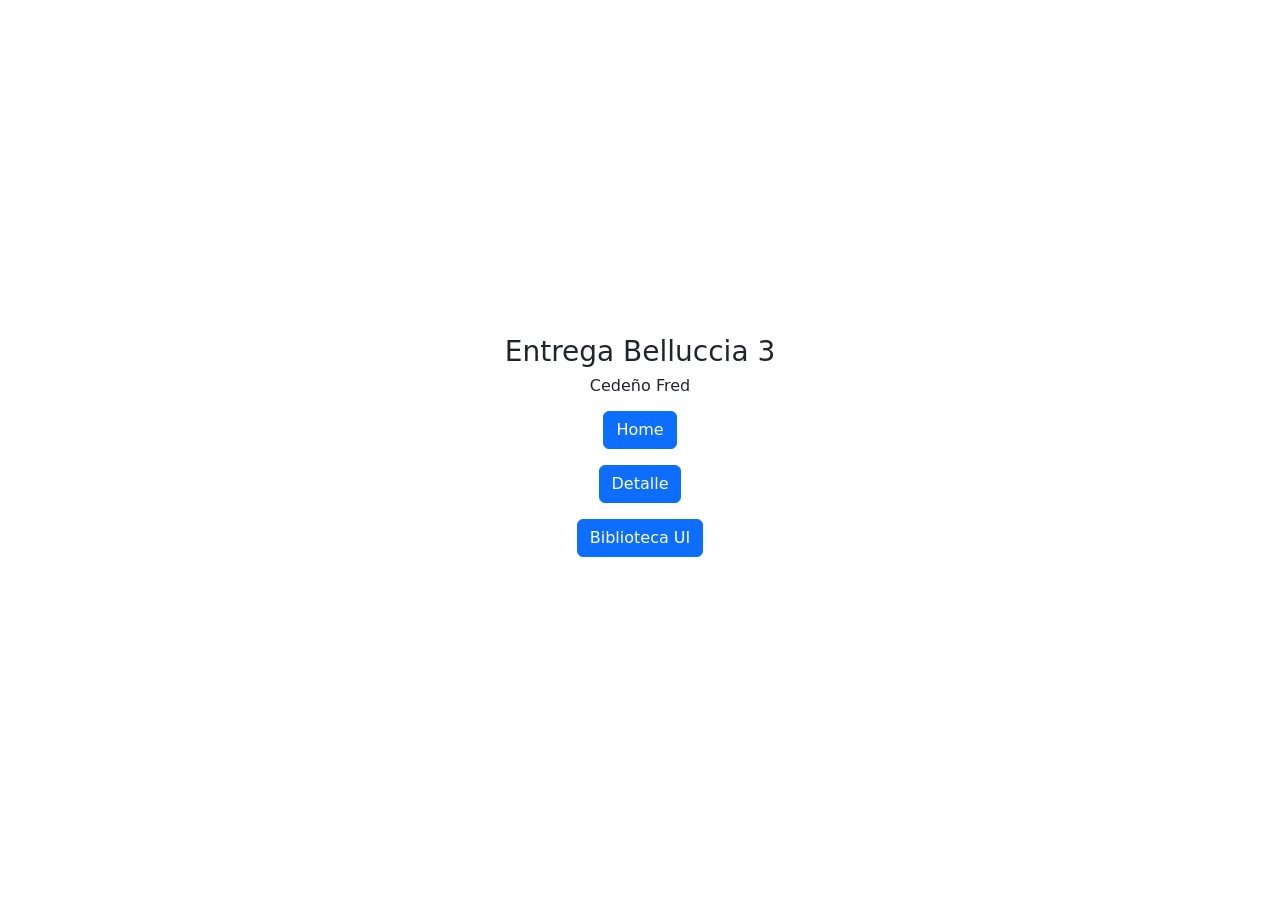
<file: Entrega.html>
<!DOCTYPE html><html lang="es"><head><meta charset="UTF-8"><meta name="viewport" content="width=device-width, initial-scale=1.0"><!--NO TOCAR-->
<!--Modificar Título de página-->    
<title>Marca - Apellido Nombre</title>

<!--NO TOCAR--><link href="https://cdn.jsdelivr.net/npm/bootstrap@5.3.3/dist/css/bootstrap.min.css" rel="stylesheet" integrity="sha384-QWTKZyjpPEjISv5WaRU9OFeRpok6YctnYmDr5pNlyT2bRjXh0JMhjY6hW+ALEwIH" crossorigin="anonymous"></head><body><main><div class="container d-flex flex-column align-items-center justify-content-center" style="height: 100vh; width: 100%;"><!--NO TOCAR-->


    <h3>Entrega Belluccia 3</h3>
    <h6>Cedeño Fred</h6>
    <!--Insertar link debajo-->
    <a href="https://fred-fcp.github.io/Tp2-Web/">
    <button type="button" class="btn btn-primary my-2">Home</button></a>
    <!--Insertar link debajo-->
    <a href="https://fred-fcp.github.io/Tp2-Web/restauracion-integral.html">
    <button type="button" class="btn btn-primary my-2">Detalle</button></a>
    <!--Insertar link debajo-->
    <a href="https://fred-fcp.github.io/Tp2-Web/ui-library.html">
    <button type="button" class="btn btn-primary my-2">Biblioteca UI</button></a>
        

<!--NO TOCAR--></div></main></body><script src="https://cdn.jsdelivr.net/npm/bootstrap@5.3.3/dist/js/bootstrap.bundle.min.js" integrity="sha384-YvpcrYf0tY3lHB60NNkmXc5s9fDVZLESaAA55NDzOxhy9GkcIdslK1eN7N6jIeHz" crossorigin="anonymous"></script></html>
</file>
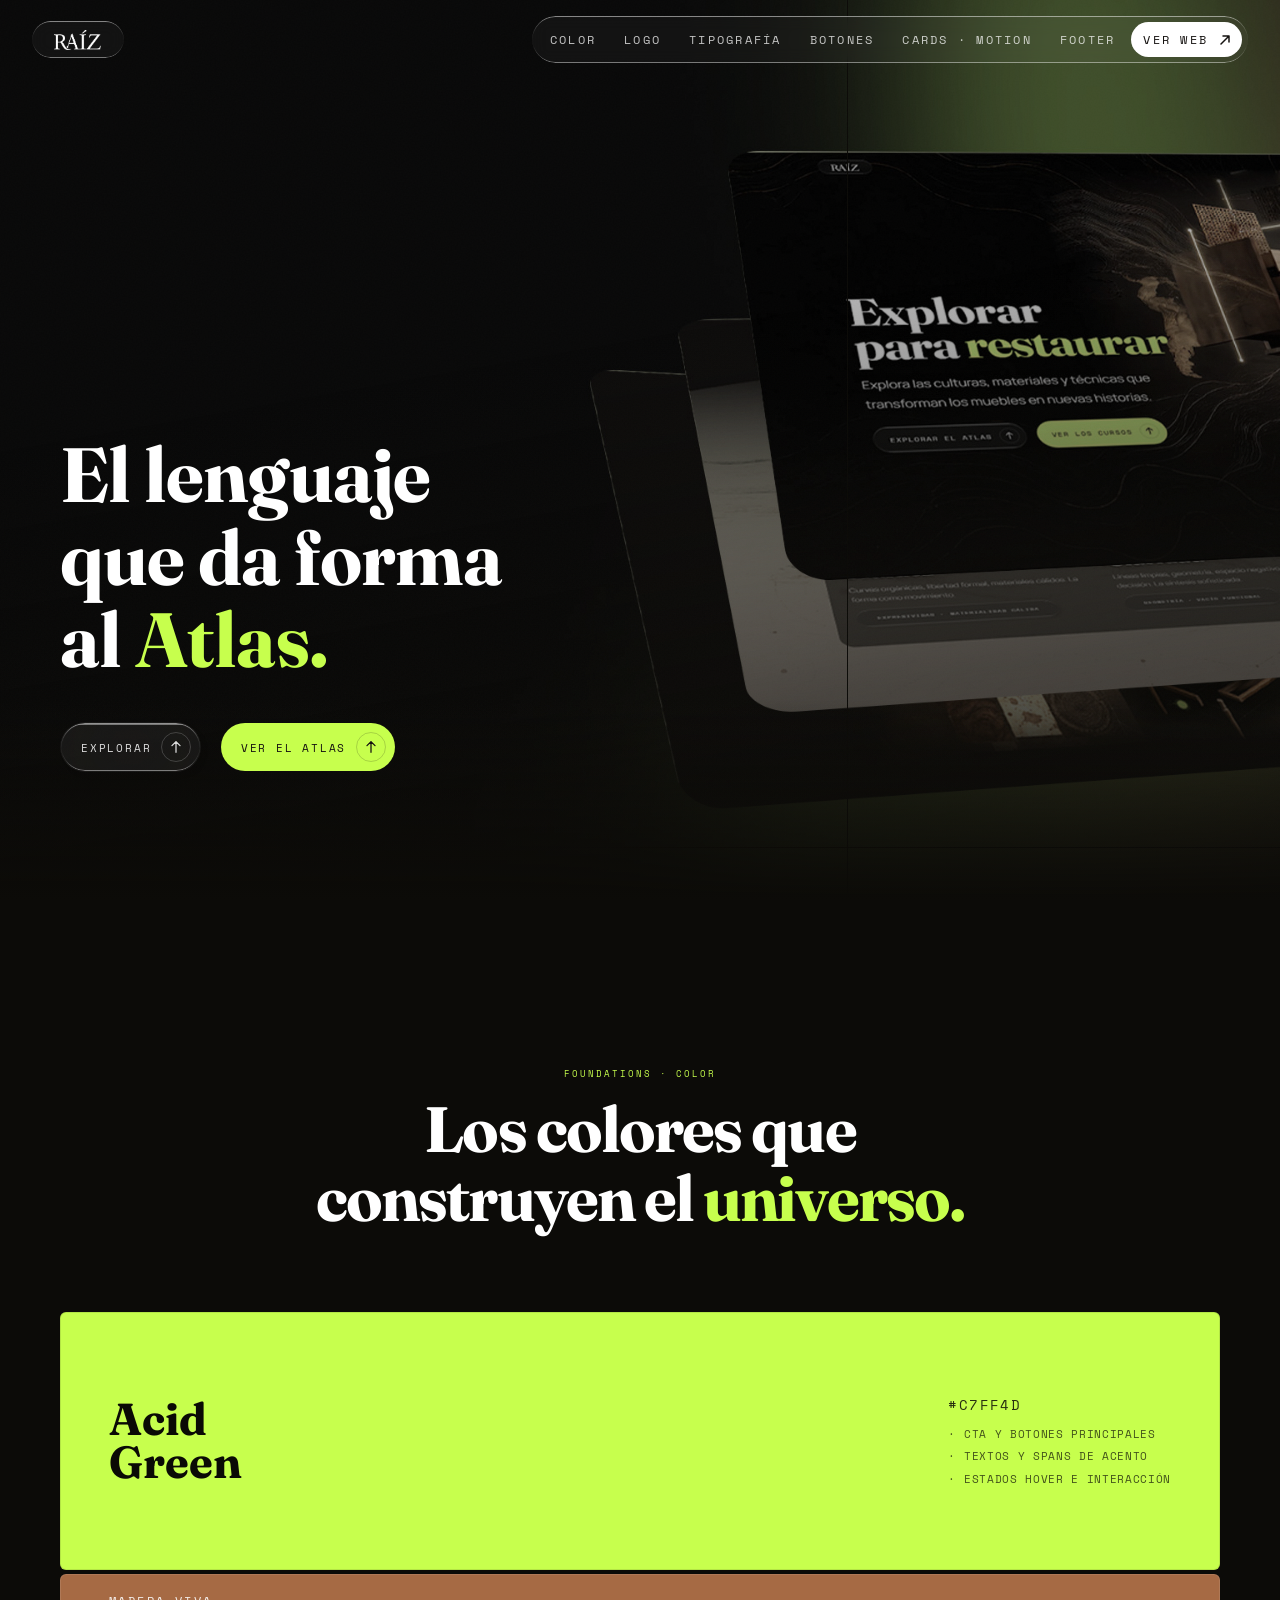
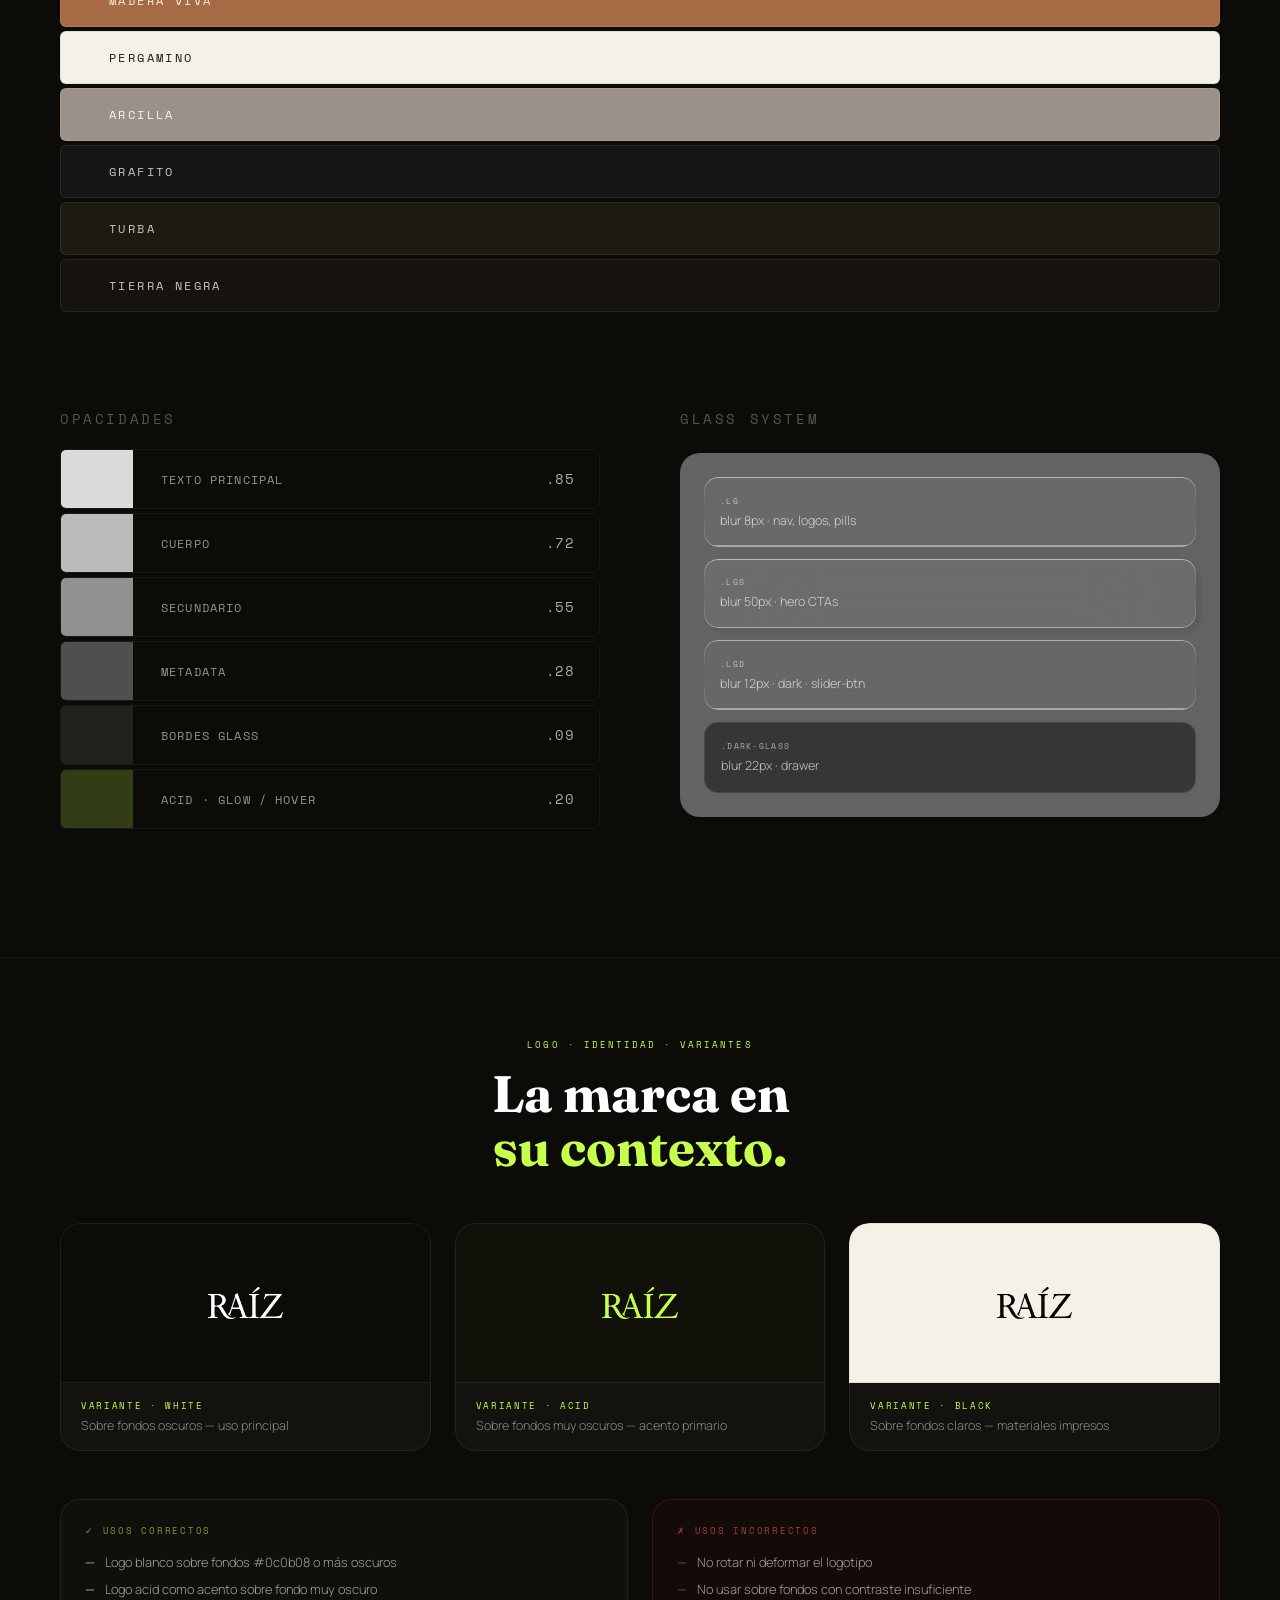
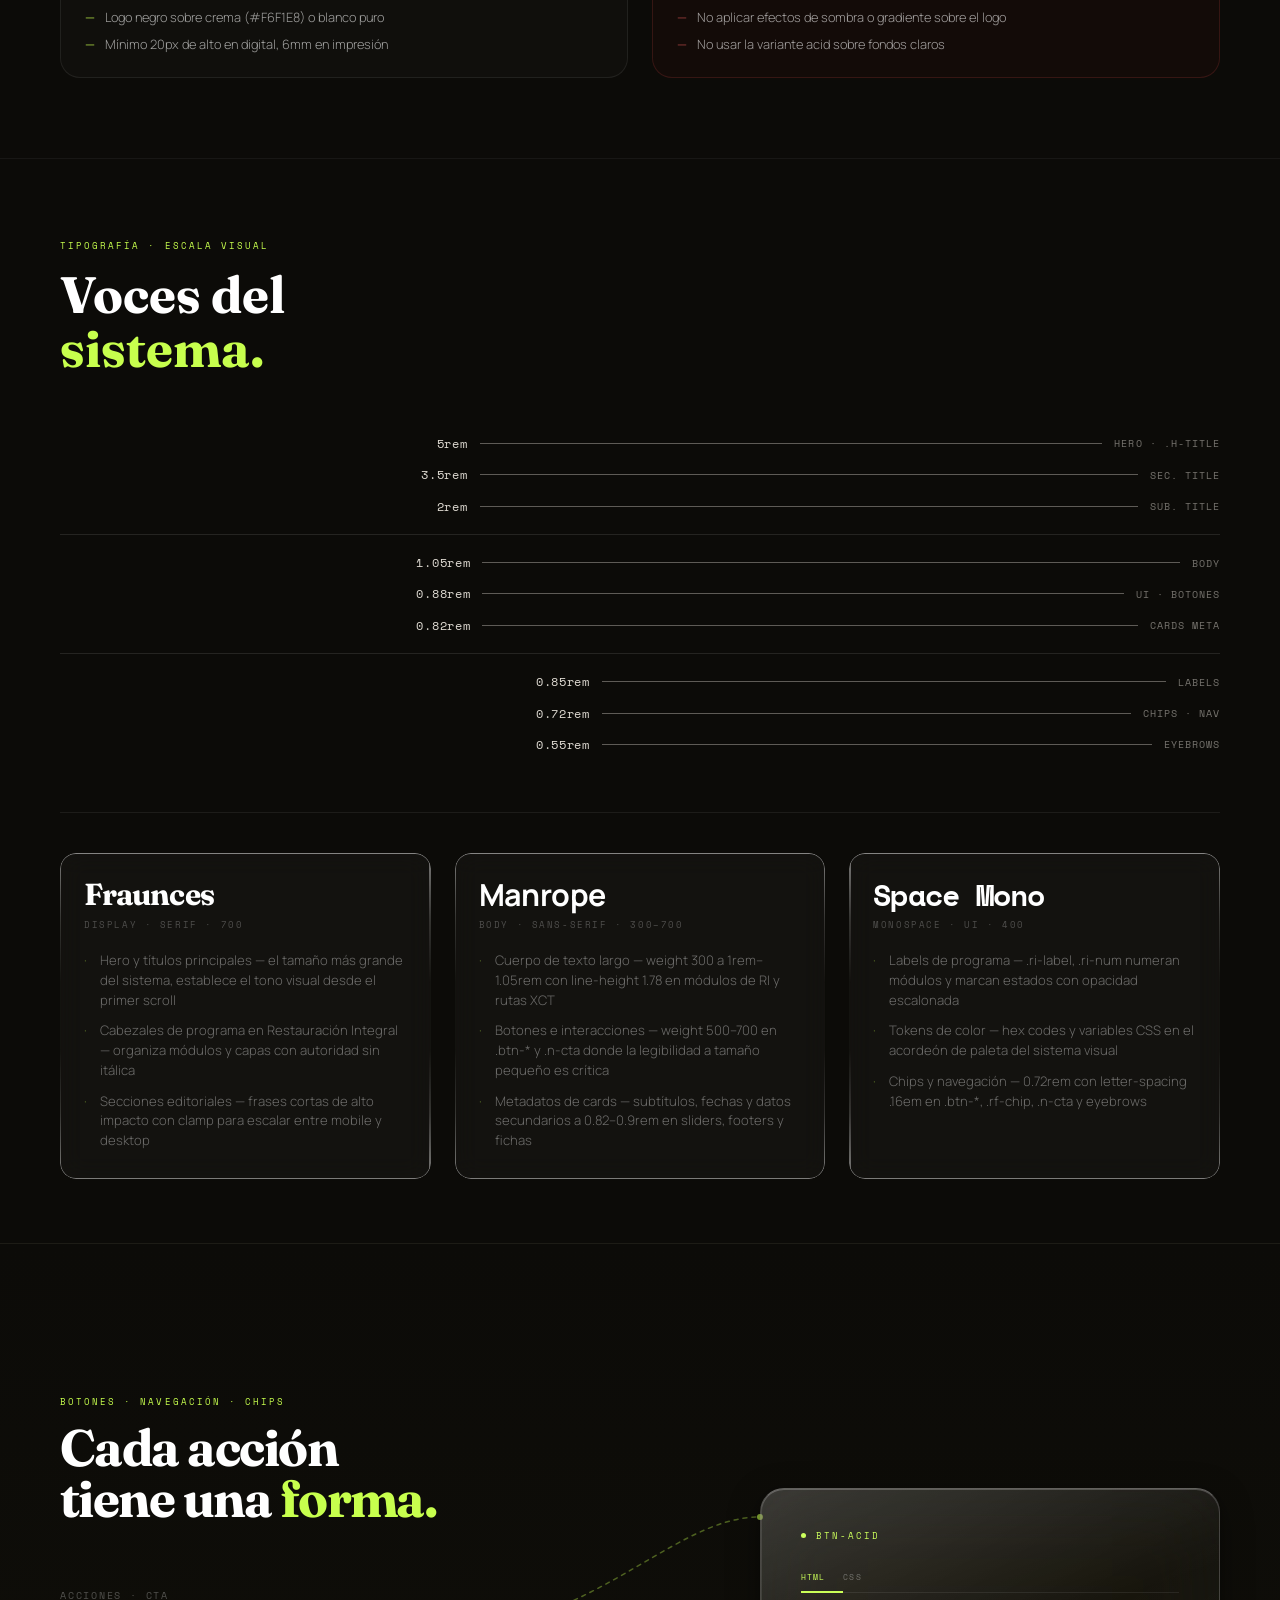
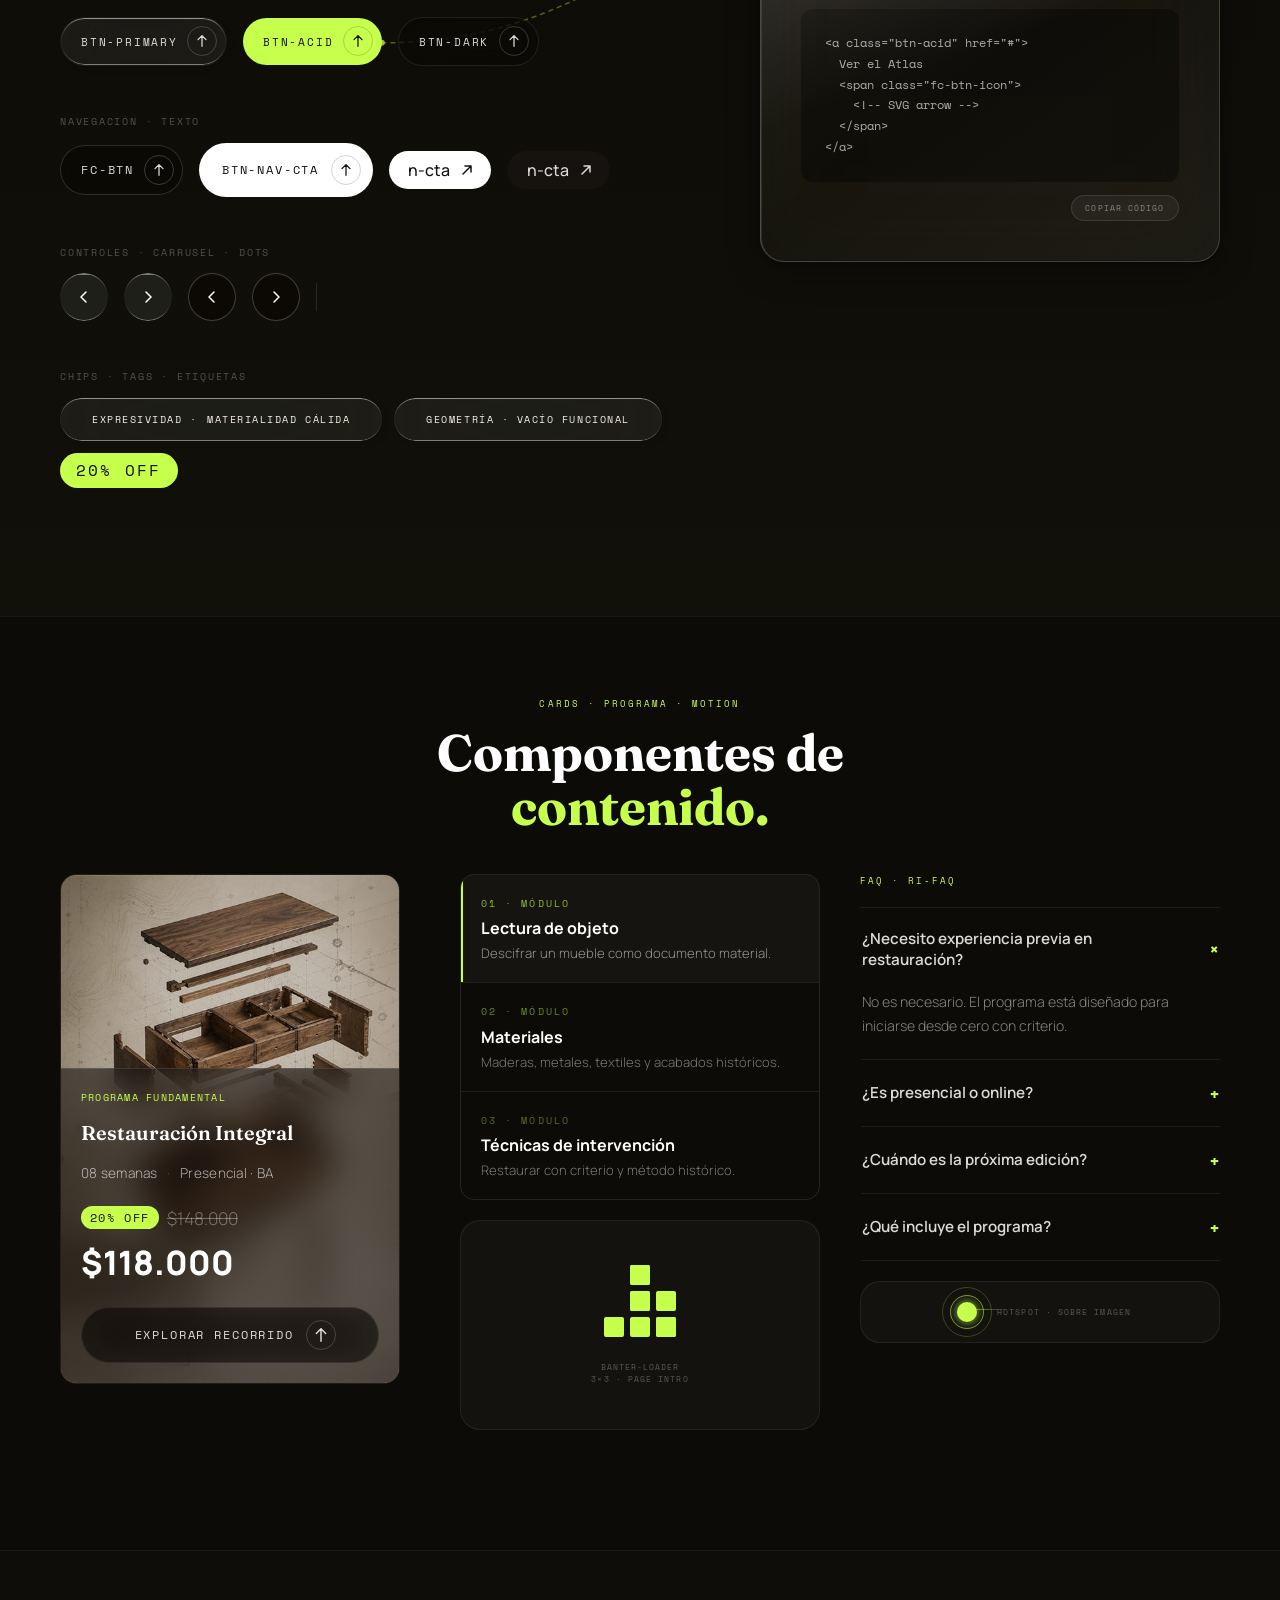
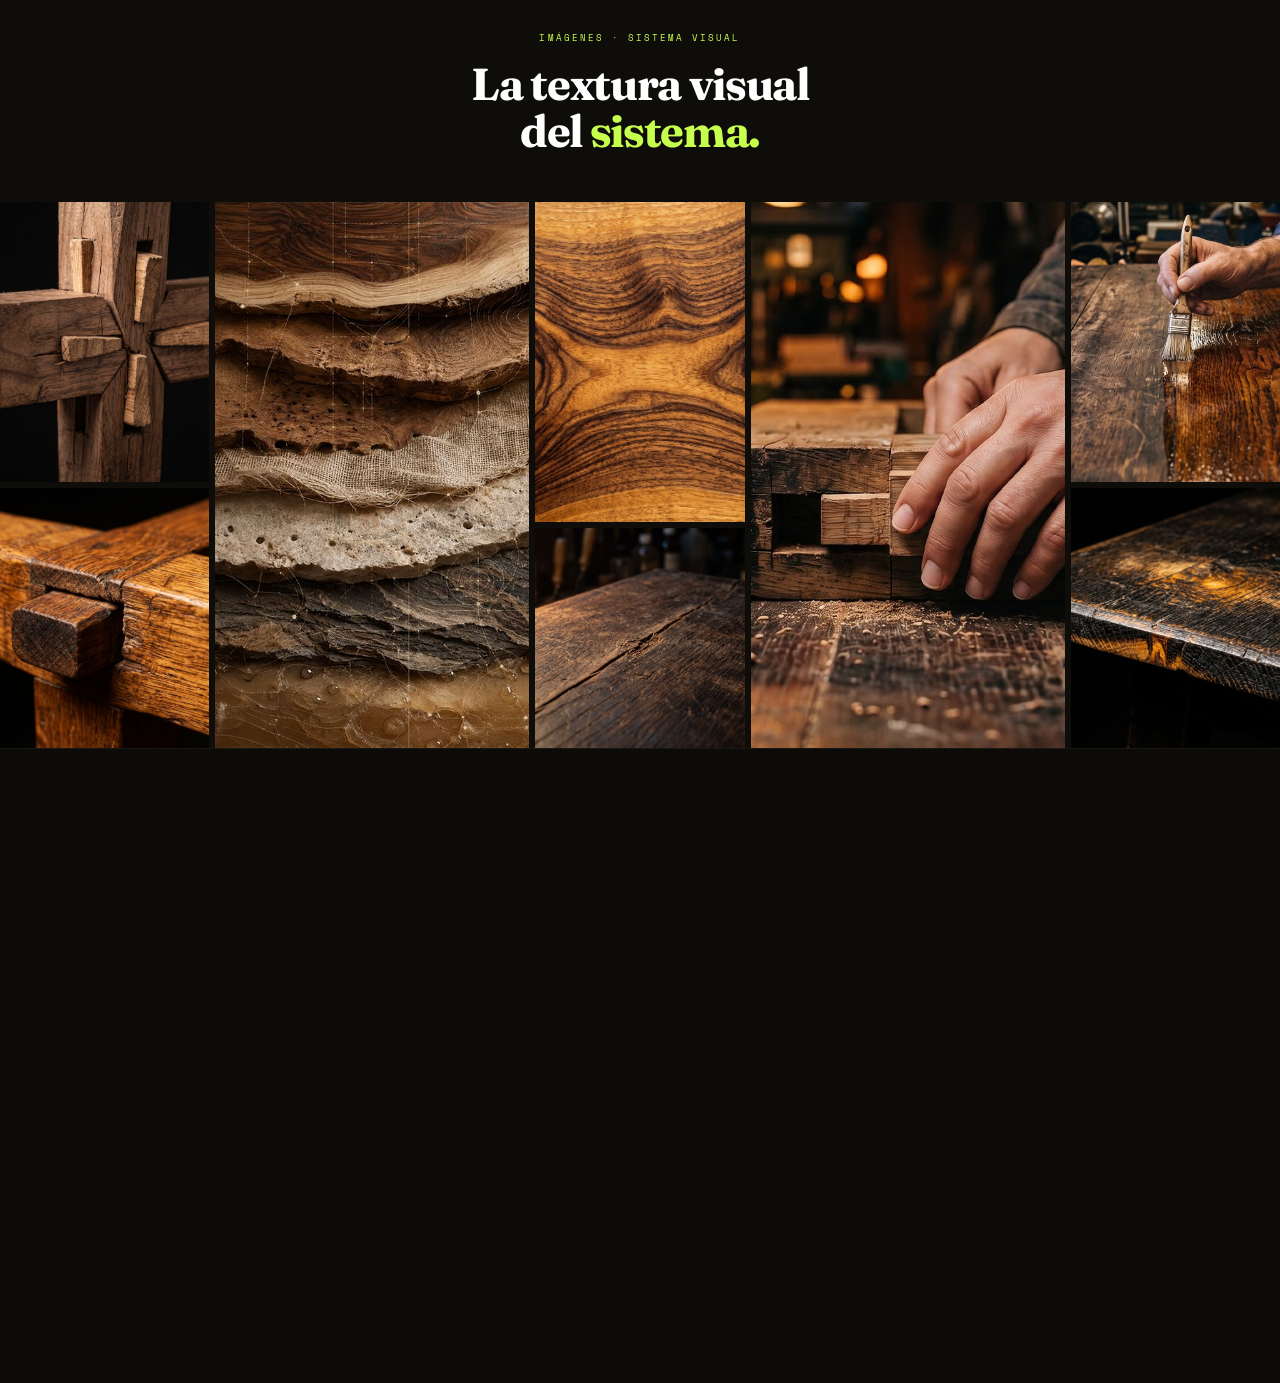
<file: ui-library.html>
<!DOCTYPE html>
<html lang="es">
<head>
<meta charset="UTF-8">
<meta name="viewport" content="width=device-width,initial-scale=1.0">
<title>Sistema Visual — RAÍZ</title>
<link rel="preconnect" href="https://fonts.googleapis.com">
<link rel="preconnect" href="https://fonts.gstatic.com" crossorigin>
<link href="https://fonts.googleapis.com/css2?family=Manrope:wght@300;400;500;600;700&family=Space+Mono:wght@400&display=swap" rel="stylesheet">
<link rel="stylesheet" href="css/main.css">
<style>
@font-face{font-family:'Fraunces';src:url('Typography/Fraunces-VariableFont_SOFT,WONK,opsz,wght.ttf') format('truetype');font-weight:100 900;font-style:normal;font-display:swap}
@font-face{font-family:'Manrope';src:url('Typography/Manrope-VariableFont_wght.ttf') format('truetype');font-weight:200 800;font-style:normal;font-display:swap}

html{background:#0c0b08;color:#fff;font-family:'Manrope',sans-serif;scroll-behavior:smooth}
body{background:transparent;overflow-x:hidden}

/* ── BASE ─────────────────────────────────── */
.l-inner{max-width:1240px;margin:0 auto;padding:0 2.5rem}
.ls{position:relative;overflow:hidden}
.ls-fade-b{position:absolute;bottom:0;left:0;right:0;height:200px;background:linear-gradient(to bottom,transparent,#0c0b08);pointer-events:none;z-index:3}
.ls-fade-t{position:absolute;top:0;left:0;right:0;height:200px;background:linear-gradient(to top,transparent,#0c0b08);pointer-events:none;z-index:3}

/* ── REVEAL ───────────────────────────────── */
.rv{opacity:0;transform:translateY(28px);transition:opacity .9s ease,transform .9s ease}
.rv.on{opacity:1;transform:translateY(0)}
.d1{transition-delay:.18s}.d2{transition-delay:.36s}.d3{transition-delay:.54s}.d4{transition-delay:.72s}
.rv-demo{opacity:1!important;transform:none!important}

/* ── EYEBROW ──────────────────────────────── */
.eyebrow{font-family:'Space Mono',monospace;font-size:.58rem;letter-spacing:.22em;text-transform:uppercase;color:var(--acid)}

/* ── LIB HOVER ────────────────────────────── */
.lh{transition:transform .4s cubic-bezier(.25,.46,.45,.94),box-shadow .4s ease}
.lh:hover{transform:translateY(-5px) scale(1.015);box-shadow:0 20px 60px rgba(0,0,0,.55)}

/* ── HERO ─────────────────────────────────── */
#lib-hero{height:100vh;min-height:640px;display:flex;align-items:flex-end;position:relative}
#lib-hero-bg{position:absolute;inset:0;background:url('ui assets/hero.jpg') center/cover no-repeat;filter:brightness(.7) saturate(.6);will-change:transform}
#lib-hero-grad{position:absolute;inset:0;background:linear-gradient(170deg,transparent 40%,rgba(12,11,8,.55) 75%,rgba(12,11,8,.75) 100%)}
.hero-scroll-line{width:1px;height:60px;background:linear-gradient(to bottom,rgba(199,255,77,.7),transparent);animation:scrollPulse 2s ease-in-out infinite}
@keyframes scrollPulse{0%,100%{opacity:.4;transform:scaleY(.7)}50%{opacity:1;transform:scaleY(1)}}

/* ── TYPO CARDS ───────────────────────────── */
.typo-card{display:grid;grid-template-columns:1.1fr 1fr;border-radius:16px;overflow:hidden;margin-bottom:1rem;position:relative}
.typo-card::before{content:'';position:absolute;top:0;left:0;right:0;height:1px;background:linear-gradient(90deg,var(--acid) 0%,transparent 55%);z-index:2}
.typo-card-sample{padding:3.5rem 2.75rem;border-right:1px solid rgba(255,255,255,.05);display:flex;flex-direction:column;justify-content:flex-end;gap:1.25rem;min-height:300px;position:relative;overflow:hidden}
.typo-card-num{position:absolute;top:-.1em;right:-.05em;font-family:'Fraunces',Georgia,serif;font-weight:700;font-style:normal;font-size:14rem;line-height:1;letter-spacing:-.05em;color:rgba(255,255,255,.03);pointer-events:none;user-select:none}
.typo-card-info{padding:3.5rem 2.75rem;display:flex;flex-direction:column;justify-content:space-between;gap:2rem}
.typo-card-head{display:flex;flex-direction:column;gap:.5rem}
.typo-card-family{font-family:'Fraunces',Georgia,serif;font-weight:700;font-style:normal;font-size:clamp(2rem,3vw,2.8rem);color:#fff;line-height:.9;letter-spacing:-.03em}
.typo-card-tag{font-family:'Space Mono',monospace;font-size:.58rem;letter-spacing:.2em;text-transform:uppercase;color:rgba(255,255,255,.28);margin-top:.4rem}
.typo-card-sizes{font-family:'Space Mono',monospace;font-size:.65rem;letter-spacing:.1em;color:var(--acid);padding-top:1.25rem;border-top:1px solid rgba(255,255,255,.07)}
.typo-card-uses{list-style:none;margin:0;padding:0;display:flex;flex-direction:column;gap:.7rem}
.typo-card-uses li{font-family:'Manrope',sans-serif;font-size:.82rem;line-height:1.6;color:rgba(255,255,255,.48);padding-left:1.1rem;position:relative}
.typo-card-uses li::before{content:'·';position:absolute;left:0;color:var(--acid);font-size:1rem;line-height:1.4}
/* ── TYPE SCALE RULER ───────────────────── */
.ts-row{display:flex;align-items:center;gap:.75rem;padding:.45rem 0}
.ts-label{font-family:'Space Mono',monospace;font-size:.72rem;letter-spacing:.06em;color:var(--c);opacity:.9;width:5rem;flex-shrink:0;text-align:right}
.ts-line{flex:1;height:1px;background:var(--c);opacity:.35}
.ts-desc{font-family:'Space Mono',monospace;font-size:.65rem;letter-spacing:.1em;text-transform:uppercase;color:var(--c);opacity:.45;white-space:nowrap}
/* ── TC-CARD interactiva ─────────────────── */
.tc-card{border-radius:16px;padding:1.75rem 1.5rem;display:flex;flex-direction:column;gap:1.25rem;position:relative;overflow:hidden;cursor:default;transition:transform .45s cubic-bezier(.22,1,.36,1),box-shadow .45s}
.tc-card:hover{transform:translateY(-6px);box-shadow:0 24px 60px rgba(0,0,0,.45)}
.tc-watermark{position:absolute;bottom:-1rem;right:-1rem;font-weight:700;font-style:normal;font-size:8rem;line-height:1;letter-spacing:-.06em;color:rgba(255,255,255,.04);pointer-events:none;transition:transform .55s cubic-bezier(.22,1,.36,1),opacity .45s,color .45s;white-space:nowrap;user-select:none}
.tc-card:hover .tc-watermark{transform:translateY(-8px) scale(1.06);opacity:1;color:rgba(255,255,255,.07)}
.tc-name{font-weight:700;font-style:normal;font-size:1.9rem;color:#fff;line-height:.9;letter-spacing:-.03em;transition:letter-spacing .45s cubic-bezier(.22,1,.36,1)}
.tc-card:hover .tc-name{letter-spacing:-.01em}
.tc-tag{font-family:'Space Mono',monospace;font-size:.55rem;letter-spacing:.18em;text-transform:uppercase;color:rgba(255,255,255,.25);margin-top:.6rem;transition:color .3s}
.tc-card:hover .tc-tag{color:rgba(199,255,77,.5)}
.tc-list{list-style:none;margin:0;padding:0;display:flex;flex-direction:column;gap:.7rem}
.tc-list li{font-family:'Manrope',sans-serif;font-size:.82rem;line-height:1.5;color:rgba(255,255,255,.38);padding-left:1rem;position:relative;transition:color .35s,transform .4s cubic-bezier(.22,1,.36,1)}
.tc-list li::before{content:'·';position:absolute;left:0;color:var(--acid);opacity:.4;transition:opacity .35s}
.tc-card:hover .tc-list li{color:rgba(255,255,255,.6);transform:translateX(4px)}
.tc-card:hover .tc-list li::before{opacity:1}
.tc-card:hover .tc-list li:nth-child(2){transition-delay:.05s}
.tc-card:hover .tc-list li:nth-child(3){transition-delay:.1s}
/* ── BTN-WOOD ─────────────────────────────── */
.btn-wood{background:var(--wood);color:rgba(255,255,255,.92);transition:color .4s;position:relative;isolation:isolate;overflow:hidden;display:inline-flex;align-items:center;gap:.75rem;padding:.75rem .75rem .75rem 1.4rem;border-radius:9999px;font-family:var(--fm);font-size:.72rem;letter-spacing:.16em;text-transform:uppercase;text-decoration:none;cursor:pointer;border:none}
.btn-wood::after{content:'';position:absolute;width:130%;aspect-ratio:1;left:-110%;top:50%;transform:translateY(-50%);border-radius:50%;z-index:-1;transition:left .6s cubic-bezier(.22,1,.36,1),scale .6s;scale:0;background:#8a5535}
.btn-wood:hover::after{left:-10%;scale:1.5}
.btn-wood:hover{color:#fff}
.btn-wood .fc-btn-icon{color:rgba(255,255,255,.85);border-color:rgba(255,255,255,.2)}
.btn-wood:hover .fc-btn-icon{color:#fff;border-color:rgba(255,255,255,.3)}
/* ── N-CTA DARK VARIANT ───────────────────── */
#lib-buttons .n-cta--dark{background:var(--dk)!important;color:rgba(255,255,255,.85)!important;transition:background .3s,color .3s}
#lib-buttons .n-cta--dark:hover{background:var(--wood)!important;color:#fff!important}
/* ── XCT-CARD-OFF OVERRIDE ────────────────── */
#lib-buttons .xct-card-off{font-size:1rem!important;padding:.35rem 1rem!important}
/* ── RF-CHIP COLOR OVERRIDE ───────────────── */
#lib-buttons .rf-chip{color:#F6F1E8!important;margin-top:0}
/* ── BTN GROUP LABEL ──────────────────────── */
.btn-group-label{font-family:'Space Mono',monospace;font-size:.62rem;letter-spacing:.18em;text-transform:uppercase;color:rgba(255,255,255,.28);margin-bottom:.85rem}
/* ── COLOR ACCORDION ──────────────────────── */
.color-card{display:flex;flex-direction:column;gap:4px;height:600px;overflow:hidden;width:100%;margin-bottom:6rem}
.cc-panel{width:100%;flex:1;overflow:hidden;cursor:pointer;border-radius:6px;transition:flex .52s cubic-bezier(.4,0,.2,1);background:var(--c);border:1px solid var(--bdr);display:flex;align-items:center;padding:0 3rem;position:relative}
.cc-panel:hover{flex:5}
.cc-col{display:flex;align-items:center;transition:opacity .2s;position:absolute;inset:0;padding:0 3rem}
.cc-panel:hover .cc-col{opacity:0;pointer-events:none}
.cc-name-rot{font-family:'Space Mono',monospace;font-size:.75rem;letter-spacing:.2em;text-transform:uppercase;color:var(--txt);white-space:nowrap}
.cc-expand{position:absolute;inset:0;display:flex;align-items:center;padding:0 3rem;gap:3rem;opacity:0;transition:opacity .3s .1s;pointer-events:none}
.cc-panel:hover .cc-expand{opacity:1;pointer-events:auto}
.cc-token{font-family:'Space Mono',monospace;font-size:.75rem;letter-spacing:.15em;text-transform:uppercase;color:var(--txt);opacity:.8;min-width:80px}
.cc-big-name{font-family:'Fraunces',Georgia,serif;font-weight:700;font-style:normal;font-size:2.8rem;color:var(--txt);line-height:.95;flex:1}
.cc-meta{display:flex;flex-direction:column;align-items:flex-start;gap:.6rem}
.cc-hex{font-family:'Space Mono',monospace;font-size:.85rem;letter-spacing:.1em;color:var(--txt);opacity:.85}
.cc-uses{list-style:none;margin:0;padding:0;display:flex;flex-direction:column;gap:.35rem;text-align:left}
.cc-uses li{font-family:'Space Mono',monospace;font-size:.7rem;letter-spacing:.06em;text-transform:uppercase;color:var(--txt);opacity:.7}
.cc-uses li::before{content:'· '}
/* Acid Green desplegado por defecto */
.cc-panel:first-child{flex:5}
.cc-panel:first-child .cc-col{opacity:0;pointer-events:none}
.cc-panel:first-child .cc-expand{opacity:1;pointer-events:auto}
/* Al entrar en el acordeón, colapsa el primero */
.color-card:hover .cc-panel:first-child{flex:1}
.color-card:hover .cc-panel:first-child .cc-col{opacity:1;pointer-events:auto}
.color-card:hover .cc-panel:first-child .cc-expand{opacity:0;pointer-events:none}
/* Si el hover vuelve al primero, se re-expande */
.color-card:hover .cc-panel:first-child:hover{flex:5}
.color-card:hover .cc-panel:first-child:hover .cc-col{opacity:0;pointer-events:none}
.color-card:hover .cc-panel:first-child:hover .cc-expand{opacity:1;pointer-events:auto}

/* opacity row */
.opaq-list{display:flex;flex-direction:column;gap:4px}
.opaq-panel{height:60px;border-radius:6px;display:flex;align-items:center;gap:1.75rem;overflow:hidden;border:1px solid rgba(255,255,255,.05)}
.opaq-swatch{height:100%;width:72px;flex-shrink:0}
.opaq-label{font-family:'Space Mono',monospace;font-size:.72rem;letter-spacing:.1em;text-transform:uppercase;color:rgba(255,255,255,.55);flex:1}
.opaq-val{font-family:'Space Mono',monospace;font-size:.85rem;letter-spacing:.06em;color:rgba(255,255,255,.65);padding-right:1.5rem}

/* glass cards */
.gcard{flex:1;min-width:140px;border-radius:.875rem;padding:1.1rem 1rem;display:flex;flex-direction:column;gap:.3rem;transition:transform .35s ease}
.gcard:hover{transform:translateY(-5px)}
.gcard-name{font-family:'Space Mono',monospace;font-size:.5rem;letter-spacing:.16em;text-transform:uppercase;color:rgba(255,255,255,.6)}
.gcard-desc{font-size:.78rem;color:rgba(255,255,255,.7);line-height:1.4}

/* ── TYPOGRAPHY ───────────────────────────── */
.typo-sep{width:100%;height:1px;background:linear-gradient(to right,rgba(255,255,255,.1),transparent);margin:3.5rem 0}

/* ── XCT CARD overrides ───────────────────── */
.xct-card-offset{position:absolute;bottom:-2.5rem;right:-1.5rem;z-index:2;width:220px}

/* ── STATS ────────────────────────────────── */
.stat-n{font-family:'Fraunces',Georgia,serif;font-weight:700;font-size:clamp(3rem,7vw,6rem);color:var(--acid);line-height:.9}
.stat-unit{font-family:'Space Mono',monospace;font-size:.54rem;letter-spacing:.16em;text-transform:uppercase;color:rgba(255,255,255,.38);margin-top:.3rem}
.stat-label{font-size:.88rem;color:rgba(255,255,255,.5);margin-top:.2rem}

/* ── MOTION CELLS ─────────────────────────── */
.motion-cell{background:rgba(255,255,255,.03);border:1px solid rgba(255,255,255,.07);border-radius:1.25rem;padding:2.5rem;display:flex;flex-direction:column;align-items:center;justify-content:center;min-height:210px;gap:1.5rem;transition:border-color .3s}
.ri-prog-item{transition:background .35s}
.ri-prog-item:hover{background:rgba(255,255,255,.07) !important}
.ri-prog-accent{transition:height .4s cubic-bezier(.22,1,.36,1)}
.ri-prog-item:hover .ri-prog-accent{height:100% !important}
.ri-prog-item:hover .ri-prog-name{color:rgba(199,255,77,.95)}
.ri-prog-name{transition:color .35s}
/* ri-faq */
.ri-faq-list{display:flex;flex-direction:column;gap:0;border-top:1px solid rgba(255,255,255,.07)}
.ri-faq-item{border-bottom:1px solid rgba(255,255,255,.07);border-left:2px solid transparent;padding-left:0;transition:border-left-color .25s,padding-left .25s}
.ri-faq-item:hover{border-left-color:var(--acid);padding-left:.85rem}
.ri-faq-q{font-family:'Manrope',sans-serif;font-weight:600;font-size:.95rem;color:rgba(255,255,255,.85);padding:1.25rem 0;cursor:pointer;list-style:none;display:flex;justify-content:space-between;align-items:center;gap:1rem;transition:color .25s}
.ri-faq-item:hover .ri-faq-q{color:#fff}
.ri-faq-q::after{content:'+';font-family:'Space Mono',monospace;font-size:1.1rem;color:var(--acid);flex-shrink:0;transition:transform .3s}
.ri-faq-item[open] .ri-faq-q::after{transform:rotate(45deg)}
.ri-faq-a{font-family:'Manrope',sans-serif;font-size:.88rem;color:rgba(255,255,255,.5);line-height:1.75;padding-bottom:1.25rem;margin:0;font-weight:300}
/* grain demo exagerado */
.noise-demo::after{opacity:.32 !important;mix-blend-mode:screen !important;animation:grainFlow 3s steps(1) infinite !important}
/* galería zoom hover */
#lib-media img{transition:transform .7s cubic-bezier(.22,1,.36,1)}
#lib-media div:hover > img{transform:scale(1.07)}
.motion-cell:hover{border-color:rgba(199,255,77,.18)}
.motion-label{font-family:'Space Mono',monospace;font-size:.48rem;letter-spacing:.14em;text-transform:uppercase;color:rgba(255,255,255,.3);text-align:center;line-height:1.6}

/* ── CHIP ROW ─────────────────────────────── */
.chip-row{display:flex;flex-wrap:wrap;gap:.75rem;align-items:center}

/* ── BTN HINT PULSE ──────────────────────── */
@keyframes bp-ring{0%{box-shadow:0 0 0 0 rgba(199,255,77,.55)}70%{box-shadow:0 0 0 8px rgba(199,255,77,0)}100%{box-shadow:0 0 0 0 rgba(199,255,77,0)}}
.bp-hint{animation:bp-ring 1.4s ease infinite!important;position:relative;z-index:2}

/* ── BTN PREVIEW PANEL ────────────────────── */
#btn-preview{
  background:linear-gradient(145deg,rgba(255,255,255,.08) 0%,rgba(255,255,255,.03) 50%,rgba(255,255,255,.06) 100%);
  border:1px solid rgba(255,255,255,.18);
  border-top-color:rgba(255,255,255,.32);
  border-left-color:rgba(255,255,255,.22);
  border-radius:1.5rem;
  padding:2.5rem;
  opacity:0;
  transform:translateX(14px);
  transition:opacity .38s cubic-bezier(.22,1,.36,1),transform .38s cubic-bezier(.22,1,.36,1);
  pointer-events:none;
  backdrop-filter:blur(40px) saturate(160%) brightness(1.08);
  -webkit-backdrop-filter:blur(40px) saturate(160%) brightness(1.08);
  box-shadow:
    inset 0 1px 0 rgba(255,255,255,.22),
    inset 0 -1px 0 rgba(0,0,0,.18),
    inset 1px 0 0 rgba(255,255,255,.1),
    0 8px 32px rgba(0,0,0,.35),
    0 2px 8px rgba(0,0,0,.2);
  position:relative;
  overflow:hidden;
}
#btn-preview::before{
  content:'';
  position:absolute;
  inset:0;
  border-radius:inherit;
  background:linear-gradient(160deg,rgba(255,255,255,.12) 0%,transparent 45%);
  pointer-events:none;
}
#btn-preview.bp-visible{opacity:1;transform:translateX(0);pointer-events:auto}
.bp-name{font-family:'Space Mono',monospace;font-size:.58rem;letter-spacing:.22em;text-transform:uppercase;color:var(--acid);margin-bottom:1.35rem;display:flex;align-items:center;gap:.6rem}
.bp-name::before{content:'';display:inline-block;width:5px;height:5px;border-radius:50%;background:var(--acid)}
.bp-tabs{display:flex;gap:0;margin-bottom:1rem;border-bottom:1px solid rgba(255,255,255,.08)}
.bp-tab{font-family:'Space Mono',monospace;font-size:.52rem;letter-spacing:.14em;text-transform:uppercase;color:rgba(255,255,255,.35);padding:.5rem 1.1rem .5rem 0;cursor:pointer;border-bottom:2px solid transparent;margin-bottom:-1px;transition:color .2s,border-color .2s;background:none;border-top:none;border-left:none;border-right:none}
.bp-tab.bp-tab-active{color:var(--acid);border-bottom-color:var(--acid)}
.bp-pane{display:none}.bp-pane.bp-pane-active{display:block}
.bp-code{font-family:'Space Mono',monospace;font-size:.72rem;line-height:1.8;color:rgba(255,255,255,.65);background:rgba(0,0,0,.35);border-radius:.75rem;padding:1.5rem;overflow-x:auto;white-space:pre;max-height:420px;overflow-y:auto;margin:0}
.bp-copy-row{margin-top:.85rem;display:flex;justify-content:flex-end}
.bp-copy-btn{font-family:'Space Mono',monospace;font-size:.48rem;letter-spacing:.14em;text-transform:uppercase;color:rgba(255,255,255,.45);background:rgba(255,255,255,.05);border:1px solid rgba(255,255,255,.1);border-radius:9999px;padding:.38rem .85rem;cursor:pointer;transition:color .2s,background .2s,border-color .2s}
.bp-copy-btn:hover{color:#fff;background:rgba(255,255,255,.1)}
.bp-copy-btn.bp-copied{color:var(--acid);border-color:rgba(199,255,77,.3);background:rgba(199,255,77,.06)}
/* syntax */
.sh-tag{color:#7dd3fc}.sh-attr{color:#86efac}.sh-val{color:#fca5a5}.sh-str{color:#fdba74}.sh-prop{color:#c4b5fd}.sh-sel{color:#7dd3fc}.sh-cmt{color:rgba(255,255,255,.28)}

/* ── FOOTER ───────────────────────────────── */
footer.lib-foot{border-top:1px solid rgba(255,255,255,.06);padding:1.5rem 2.5rem;display:flex;justify-content:space-between;align-items:center;flex-wrap:wrap;gap:.75rem;font-family:'Space Mono',monospace;font-size:.48rem;letter-spacing:.14em;text-transform:uppercase;color:rgba(255,255,255,.2)}
footer.lib-foot a{color:rgba(255,255,255,.38);text-decoration:none;transition:color .2s}
footer.lib-foot a:hover{color:#fff}

/* ── RUTAS SECTION ────────────────────────── */
.rut-stack{position:relative;display:flex;gap:1.5rem;align-items:flex-end;padding-bottom:1rem}
.rut-stack .rut-card:nth-child(2){transform:translateY(-20px)}
.rut-stack .rut-card:nth-child(3){transform:translateY(-8px)}

/* ── HALLAZGOS ────────────────────────────── */
.hall-editorial{display:grid;grid-template-columns:1.5fr 1fr .75fr;gap:1.25rem;align-items:end}
.hall-editorial .find{border-radius:1.25rem}

/* ── AL-FRAGMENT scene ────────────────────── */
.al-scene-editorial{display:grid;grid-template-columns:repeat(3,1fr);grid-template-rows:auto auto;gap:.75rem}
.al-scene-editorial .al-f1{grid-row:1/3;aspect-ratio:2/3}
.al-scene-editorial .al-f2,.al-scene-editorial .al-f3,.al-scene-editorial .al-f4{aspect-ratio:1}
.al-sq{position:relative;overflow:hidden;border-radius:.75rem;transition:transform .35s ease}
.al-sq:hover{transform:scale(1.04)}

/* ── OVERLAY CONTENT ──────────────────────── */
.find-overlay-strong{position:absolute;inset:0;background:linear-gradient(to top,rgba(12,11,8,.92) 0%,rgba(12,11,8,.35) 55%,transparent 100%);z-index:2}

/* ── INFO GRID wrapper ────────────────────── */
.ri-info-grid-wrap{border-radius:1rem;overflow:hidden}

/* ── WIDE BUTTON ──────────────────────────── */
.btn-wide{display:inline-flex;align-items:center;gap:.6rem;padding:.55rem .55rem .55rem 1.25rem;border-radius:9999px;font-family:'Space Mono',monospace;font-size:.7rem;letter-spacing:.16em;text-transform:uppercase;text-decoration:none}

/* ── RESPONSIVE ───────────────────────────── */
@media(max-width:768px){
  .sf-coords-link{pointer-events:none}
  .l-inner{padding:0 1.25rem}
  #lib-hero{height:100svh}
  #lib-hero .rv.d2{flex-direction:column!important;align-items:stretch!important}
  #lib-hero .rv.d2 .btn-wide{width:100%;justify-content:space-between}
  #lib-hero .rv.d2 .btn-acid{order:-1}
  .hall-editorial{grid-template-columns:1fr 1fr;gap:.75rem}
  .hall-editorial .col-right{display:none}
  .xct-card-offset{display:none}
  .stats-4{grid-template-columns:1fr 1fr}
  .prog-split-2{grid-template-columns:1fr}
  .res-split{grid-template-columns:1fr}
  .media-split-2{grid-template-columns:1fr}
  .motion-grid-3{grid-template-columns:1fr 1fr}
  .typo-two{grid-template-columns:1fr;gap:2.5rem}
  .atlas-grid-2{grid-template-columns:1fr}
  .al-scene-editorial{grid-template-columns:1fr 1fr}
  .al-scene-editorial .al-f1{grid-row:auto;aspect-ratio:1}
  .rut-stack{flex-wrap:wrap}
  .rut-stack .rut-card{transform:none!important}

  /* ── ui-library sections ─────────────────── */

  /* COLOR — accordion tap en mobile */
  #lib-color{scroll-margin-top:4rem;overflow:visible!important}
  .color-card{
    height:auto!important;overflow:visible!important;
    flex-direction:column!important;gap:4px!important;margin-top:2rem
  }
  /* Todos los paneles: altura fija colapsada, sin flex */
  .color-card .cc-panel{
    flex:none!important;height:80px;
    padding:0 1.25rem!important;
    overflow:hidden;transition:height .42s cubic-bezier(.4,0,.2,1)
  }
  .color-card .cc-panel.cc-open{height:220px}
  /* Mostrar label en todos los paneles cerrados (incluido :first-child) */
  .color-card .cc-panel .cc-col{opacity:1!important;pointer-events:auto!important}
  .color-card .cc-panel .cc-expand{opacity:0!important;pointer-events:none!important;padding:0 1.25rem;gap:1.25rem}
  /* cc-open: mostrar expand, ocultar label */
  .color-card .cc-panel.cc-open .cc-col{opacity:0!important;pointer-events:none!important}
  .color-card .cc-panel.cc-open .cc-expand{opacity:1!important;pointer-events:auto!important}
  #lib-color .l-inner > div[style*="gap:5rem"]{
    grid-template-columns:1fr!important;gap:2.5rem!important
  }

  /* LOGO — variantes y reglas */
  #lib-logo .l-inner > div[style*="repeat(3"]{
    grid-template-columns:1fr!important;gap:1.25rem!important
  }
  #lib-logo .rv.d2[style*="grid"]{
    grid-template-columns:1fr!important
  }

  /* TIPOGRAFÍA — typo-card y 3 cards */
  #lib-typo{padding:3rem 0 2.5rem!important}
  .typo-card{grid-template-columns:1fr!important}
  #lib-typo .l-inner > div[style*="repeat(3"]{
    grid-template-columns:1fr!important;gap:1.25rem!important
  }
  /* Composiciones font+escala: apilar en columna */
  #typo-stage > div[style*="align-items:center"]{
    flex-direction:column!important;align-items:center!important;
    gap:.75rem!important;padding:1.25rem 0!important;text-align:center!important
  }
  #typo-stage .typo-split-line{font-size:clamp(2.2rem,11vw,3.2rem)!important;justify-content:center!important}
  #typo-stage > div > div[style*="flex:1"]{align-items:center!important}
  .typo-sep{margin:1.5rem 0!important}

  /* HERO — imagen mobile */
  #lib-hero-bg{background-image:url('ui assets/hero_uimobile.jpg')!important;background-position:center top!important}

  /* ENCABEZADOS — centrado en mobile */
  #lib-buttons .rv.on:has(.eyebrow),
  #lib-buttons h2.rv,
  #lib-typo .rv.on,
  #lib-logo .rv.on{
    text-align:center;display:flex;flex-direction:column;align-items:center
  }

  /* BOTONES — ocultar panel y conector, columna única */
  #btn-preview{display:none!important}
  #btn-connector{display:none!important}
  #lib-buttons .l-inner > div[style*="460px"]{
    grid-template-columns:1fr!important
  }
  #lib-buttons h2{margin-bottom:2rem!important}
  #lib-buttons .rv.d2[style*="margin-bottom"],
  #lib-buttons .rv.d3[style*="margin-bottom"]{margin-bottom:2rem!important}
  #lib-buttons .btn-group-label{text-align:center}
  #lib-buttons .rv > div[style*="flex-wrap"]{justify-content:center!important}
  #lib-buttons .rv > div[style*="gap:1rem"]{justify-content:center!important}
  #lib-buttons .chip-row{justify-content:center!important}
  /* Dots — contraste mejorado en mobile */
  #lib-buttons .xct-cards-dot{
    width:7px!important;height:7px!important;border-radius:50%!important;
    background:rgba(255,255,255,.45)!important;display:inline-block!important
  }
  #lib-buttons .xct-cards-dot.active{
    background:var(--acid)!important;width:18px!important;border-radius:9999px!important
  }
  #lib-buttons .slider-dot{
    width:7px!important;height:7px!important;border-radius:50%!important;
    background:rgba(255,255,255,.4)!important;display:inline-block!important
  }
  #lib-buttons .slider-dot.active{background:#fff!important;transform:scale(1.3)!important}
  #lib-buttons .ri-carousel-dot{
    width:7px!important;height:7px!important;border-radius:50%!important;
    background:rgba(199,255,77,.4)!important;display:inline-block!important
  }
  #lib-buttons .ri-carousel-dot.active{background:var(--acid)!important;transform:scale(1.4)!important}

  /* CARDS · MOTION — columna única */
  #lib-xct .l-inner > div[style*="1fr 1fr 1fr"]{
    grid-template-columns:1fr!important;gap:1.5rem!important
  }
  #lib-xct .xct-card{max-width:100%!important}

  /* GALERÍA — columna única vertical */
  #lib-media .rv.d1[style*="1fr 1.5fr"]{
    display:flex!important;
    flex-direction:column!important;
    overflow-x:visible!important;
    scroll-snap-type:none!important;
    gap:6px!important;
    margin-left:0!important;
    margin-right:0!important;
    padding:0!important
  }
  #lib-media .rv.d1[style*="1fr 1.5fr"] > *{
    flex:unset!important;
    width:100%!important;
    scroll-snap-align:none!important;
    min-width:0
  }
  #lib-media .rv.d1[style*="1fr 1.5fr"] img{height:220px!important}
}
@media(min-width:769px){
  #lib-logo .rv.on:first-child{text-align:center;display:flex;flex-direction:column;align-items:center}
}
</style>
</head>
<body>

<!-- SVG FILTERS -->
<svg height="0" width="0" xmlns="http://www.w3.org/2000/svg" style="position:absolute">
  <defs>
    <filter id="octave1">
      <feTurbulence type="fractalNoise" baseFrequency="0.0004" numOctaves="8" seed="4" result="o1"/>
      <feTurbulence type="fractalNoise" baseFrequency="0.0001" numOctaves="8" seed="4" result="o3"/>
      <feMerge result="fi"><feMergeNode in="o1"/><feMergeNode in="o3"/><feMergeNode in="o1"/><feMergeNode in="o3"/></feMerge>
      <feGaussianBlur in="fi" stdDeviation="5" result="n"/>
      <feTurbulence type="fractalNoise" baseFrequency="0.0008" numOctaves="8" seed="4" result="o1"/>
      <feMerge result="n"><feMergeNode in="o1"/><feMergeNode in="n"/></feMerge>
      <feGaussianBlur in="n" stdDeviation="5" result="n"/>
      <feDiffuseLighting in="n" surfaceScale="12" diffuseConstant="1" lighting-color="#d7bb98" result="lit"><feDistantLight azimuth="90" elevation="45"/></feDiffuseLighting>
      <feBlend in="lit" in2="SourceGraphic" mode="overlay"/>
    </filter>
    <filter id="octave2">
      <feTurbulence type="fractalNoise" baseFrequency="0.0004" numOctaves="8" seed="4" result="o1"/>
      <feTurbulence type="fractalNoise" baseFrequency="0.0001" numOctaves="8" seed="4" result="o3"/>
      <feMerge result="fi"><feMergeNode in="o1"/><feMergeNode in="o3"/><feMergeNode in="o1"/><feMergeNode in="o3"/></feMerge>
      <feGaussianBlur in="fi" stdDeviation="5" result="n"/>
      <feTurbulence type="fractalNoise" baseFrequency="0.0008" numOctaves="8" seed="4" result="o1"/>
      <feMerge result="n"><feMergeNode in="o1"/><feMergeNode in="n"/></feMerge>
      <feGaussianBlur in="n" stdDeviation="5" result="n"/>
      <feDiffuseLighting in="n" surfaceScale="12" diffuseConstant="1" lighting-color="#d1bf96" result="lit"><feDistantLight azimuth="-90" elevation="45"/></feDiffuseLighting>
      <feBlend in="lit" in2="SourceGraphic" mode="overlay"/>
    </filter>
  </defs>
</svg>

<!-- NAV -->
<nav id="nav">
  <a href="index.html" class="lg n-logo" style="text-decoration:none;display:block">
    <img src="assets/white logo.png" alt="RAÍZ" style="height:20px;width:auto;display:block">
  </a>
  <div class="lg n-links">
    <a href="#lib-color">Color</a>
    <a href="#lib-logo">Logo</a>
    <a href="#lib-typo">Tipografía</a>
    <a href="#lib-buttons">Botones</a>
    <a href="#lib-xct">Cards · Motion</a>
    <a href="#lib-footer">Footer</a>
    <a href="index.html" class="n-cta">Ver web<svg width="10" height="10" viewBox="0 0 10 10" fill="none" style="margin-left:.35rem;flex-shrink:0"><path d="M1 9L9 1M9 1H3M9 1V7" stroke="currentColor" stroke-width="1.5" stroke-linecap="round" stroke-linejoin="round"/></svg></a>
  </div>
  <div class="n-spacer" style="width:80px"></div>
  <button class="n-burger" id="nBurger" aria-label="Menú"><span></span><span></span><span></span></button>
</nav>
<div class="n-drawer" id="nDrawer">
  <a href="#lib-color" class="n-drawer-link">Color</a>
  <a href="#lib-logo" class="n-drawer-link">Logo</a>
  <a href="#lib-typo" class="n-drawer-link">Tipografía</a>
  <a href="#lib-buttons" class="n-drawer-link">Botones</a>
  <a href="#lib-xct" class="n-drawer-link">Cards · Motion</a>
  <a href="#lib-footer" class="n-drawer-link">Footer</a>
  <a href="index.html" class="n-drawer-cta">Ver web<span class="fc-btn-icon"><svg width="14" height="14" viewBox="0 0 16 19" fill="none"><path d="M7 18C7 18.5523 7.44772 19 8 19C8.55228 19 9 18.5523 9 18H7ZM8.70711 0.292893C8.31658-0.0976311 7.68342-0.0976311 7.29289 0.292893L0.928932 6.65685C0.538408 7.04738 0.538408 7.68054 0.928932 8.07107C1.31946 8.46159 1.95262 8.46159 2.34315 8.07107L8 2.41421L13.6569 8.07107C14.0474 8.46159 14.6805 8.46159 15.0711 8.07107C15.4616 7.68054 15.4616 7.04738 15.0711 6.65685L8.70711 0.292893ZM9 18L9 1H7L7 18H9Z" fill="currentColor"/></svg></span></a>
</div>
<div class="n-drawer-overlay" id="nOverlay"></div>

<!-- ══════════════════════════════════════════
     HERO
     ══════════════════════════════════════════ -->
<section id="lib-hero" class="ls">
  <div id="lib-hero-bg"></div>
  <div id="lib-hero-grad"></div>
  <div class="noise-bg" style="position:absolute;inset:0;pointer-events:none;z-index:2;opacity:.55"></div>

  <div class="l-inner" style="position:relative;z-index:4;padding-bottom:8rem;width:100%">
    <h1 class="h-title rv d1" style="font-family:'Fraunces',Georgia,serif;font-weight:700;font-style:normal;font-size:clamp(2.6rem,6vw,5rem);line-height:1.08;letter-spacing:-.01em;color:#fff;margin:0;max-width:13ch">
      El lenguaje<br>que da forma<br>al <span style="color:var(--acid)">Atlas.</span>
    </h1>
    <div class="rv d2" style="display:flex;gap:1.25rem;margin-top:2.5rem;flex-wrap:wrap;align-items:center">
      <a class="btn-primary lgs btn-wide" href="#lib-color">Explorar<span class="fc-btn-icon"><svg width="12" height="12" viewBox="0 0 16 19" fill="none"><path d="M7 18C7 18.5523 7.44772 19 8 19C8.55228 19 9 18.5523 9 18H7ZM8.70711 0.292893C8.31658-0.0976311 7.68342-0.0976311 7.29289 0.292893L0.928932 6.65685C0.538408 7.04738 0.538408 7.68054 0.928932 8.07107C1.31946 8.46159 1.95262 8.46159 2.34315 8.07107L8 2.41421L13.6569 8.07107C14.0474 8.46159 14.6805 8.46159 15.0711 8.07107C15.4616 7.68054 15.4616 7.04738 15.0711 6.65685L8.70711 0.292893ZM9 18L9 1H7L7 18H9Z" fill="currentColor"/></svg></span></a>
      <a class="btn-acid btn-wide" href="index.html">Ver el Atlas<span class="fc-btn-icon"><svg width="12" height="12" viewBox="0 0 16 19" fill="none"><path d="M7 18C7 18.5523 7.44772 19 8 19C8.55228 19 9 18.5523 9 18H7ZM8.70711 0.292893C8.31658-0.0976311 7.68342-0.0976311 7.29289 0.292893L0.928932 6.65685C0.538408 7.04738 0.538408 7.68054 0.928932 8.07107C1.31946 8.46159 1.95262 8.46159 2.34315 8.07107L8 2.41421L13.6569 8.07107C14.0474 8.46159 14.6805 8.46159 15.0711 8.07107C15.4616 7.68054 15.4616 7.04738 15.0711 6.65685L8.70711 0.292893ZM9 18L9 1H7L7 18H9Z" fill="currentColor"/></svg></span></a>
    </div>
  </div>

  <div class="ls-fade-b"></div>
</section>

<!-- ══════════════════════════════════════════
     COLOR + GLASS
     ══════════════════════════════════════════ -->
<section id="lib-color" class="ls" style="padding:10rem 0 8rem;background:#0c0b08">
  <div class="l-inner">
    <div class="rv" style="text-align:center"><span class="eyebrow">Foundations · Color</span></div>
    <h2 class="rv d1" style="font-family:'Fraunces',Georgia,serif;font-weight:700;font-size:clamp(2.5rem,5vw,4.5rem);color:#fff;line-height:1.08;letter-spacing:-.03em;margin:.75rem auto 5rem;max-width:16ch;text-align:center">Los colores que<br>construyen el <span style="color:var(--acid)">universo.</span></h2>

    <!-- tokens accordion -->
    <div class="color-card rv d1">

      <div class="cc-panel" style="--c:#C7FF4D;--txt:#0a0a05;--bdr:rgba(0,0,0,.1)">
        <div class="cc-col"><span class="cc-name-rot">Acid Green</span></div>
        <div class="cc-expand">
          <div class="cc-big-name">Acid<br>Green</div>
          <div class="cc-meta">
            <div class="cc-hex">#C7FF4D</div>
            <ul class="cc-uses">
              <li>CTA y botones principales</li>
              <li>Textos y spans de acento</li>
              <li>Estados hover e interacción</li>
            </ul>
          </div>
        </div>
      </div>

      <div class="cc-panel" style="--c:#A66A44;--txt:rgba(255,255,255,.88);--bdr:rgba(255,255,255,.1)">
        <div class="cc-col"><span class="cc-name-rot">Madera Viva</span></div>
        <div class="cc-expand">
          <div class="cc-big-name">Madera<br>Viva</div>
          <div class="cc-meta">
            <div class="cc-hex">#A66A44</div>
            <ul class="cc-uses">
              <li>Tags y chips de categoría</li>
              <li>Acento cálido frente al acid green</li>
              <li>Contraste en botones secundarios</li>
            </ul>
          </div>
        </div>
      </div>

      <div class="cc-panel" style="--c:#F6F1E8;--txt:#1c1a12;--bdr:rgba(0,0,0,.08)">
        <div class="cc-col"><span class="cc-name-rot">Pergamino</span></div>
        <div class="cc-expand">
          <div class="cc-big-name">Perga-<br>mino</div>
          <div class="cc-meta">
            <div class="cc-hex">#F6F1E8</div>
            <ul class="cc-uses">
              <li>Títulos sobre fondos oscuros</li>
              <li>Texto de cuerpo en dark mode</li>
              <li>Labels y captions cálidos</li>
            </ul>
          </div>
        </div>
      </div>

<div class="cc-panel" style="--c:#9A9288;--txt:rgba(255,255,255,.88);--bdr:rgba(255,255,255,.1)">
        <div class="cc-col"><span class="cc-name-rot">Arcilla</span></div>
        <div class="cc-expand">
          <div class="cc-big-name">Arcilla</div>
          <div class="cc-meta">
            <div class="cc-hex">#9A9288</div>
            <ul class="cc-uses">
              <li>Texto secundario y metadatos</li>
              <li>Captions y etiquetas</li>
              <li>Líneas y bordes suaves</li>
            </ul>
          </div>
        </div>
      </div>

      <div class="cc-panel" style="--c:#151515;--txt:rgba(255,255,255,.75);--bdr:rgba(255,255,255,.08)">
        <div class="cc-col"><span class="cc-name-rot">Grafito</span></div>
        <div class="cc-expand">
          <div class="cc-big-name">Grafito</div>
          <div class="cc-meta">
            <div class="cc-hex">#151515</div>
            <ul class="cc-uses">
              <li>Texto de cuerpo oscuro</li>
              <li>Superficies de cards dark</li>
              <li>Fills de iconos y UI elementos</li>
            </ul>
          </div>
        </div>
      </div>

      <div class="cc-panel" style="--c:#1c1a12;--txt:rgba(255,255,255,.75);--bdr:rgba(255,255,255,.08)">
        <div class="cc-col"><span class="cc-name-rot">Turba</span></div>
        <div class="cc-expand">
          <div class="cc-big-name">Turba</div>
          <div class="cc-meta">
            <div class="cc-hex">#1c1a12</div>
            <ul class="cc-uses">
              <li>Capas glass y overlays</li>
              <li>Fondos de cards en dark</li>
              <li>Segundas superficies oscuras</li>
            </ul>
          </div>
        </div>
      </div>

      <div class="cc-panel" style="--c:#151210;--txt:rgba(255,255,255,.75);--bdr:rgba(255,255,255,.08)">
        <div class="cc-col"><span class="cc-name-rot">Tierra Negra</span></div>
        <div class="cc-expand">
          <div class="cc-big-name">Tierra<br>Negra</div>
          <div class="cc-meta">
            <div class="cc-hex">#151210</div>
            <ul class="cc-uses">
              <li>Hero, nav y secciones base</li>
              <li>Fondo oscuro principal</li>
              <li>Contexto para colores vivos</li>
            </ul>
          </div>
        </div>
      </div>

    </div>

    <!-- opacity + glass split -->
    <div style="display:grid;grid-template-columns:1fr 1fr;gap:5rem;align-items:start">
      <div class="rv d2">
        <div style="font-family:'Space Mono',monospace;font-size:.9rem;letter-spacing:.18em;text-transform:uppercase;color:rgba(255,255,255,.3);margin-bottom:1.25rem">Opacidades</div>
        <div class="opaq-list">
          <div class="opaq-panel"><div class="opaq-swatch" style="background:rgba(255,255,255,.85)"></div><span class="opaq-label">Texto principal</span><span class="opaq-val">.85</span></div>
          <div class="opaq-panel"><div class="opaq-swatch" style="background:rgba(255,255,255,.72)"></div><span class="opaq-label">Cuerpo</span><span class="opaq-val">.72</span></div>
          <div class="opaq-panel"><div class="opaq-swatch" style="background:rgba(255,255,255,.55)"></div><span class="opaq-label">Secundario</span><span class="opaq-val">.55</span></div>
          <div class="opaq-panel"><div class="opaq-swatch" style="background:rgba(255,255,255,.28)"></div><span class="opaq-label">Metadata</span><span class="opaq-val">.28</span></div>
          <div class="opaq-panel"><div class="opaq-swatch" style="background:rgba(255,255,255,.09)"></div><span class="opaq-label">Bordes glass</span><span class="opaq-val">.09</span></div>
          <div class="opaq-panel"><div class="opaq-swatch" style="background:rgba(199,255,77,.2)"></div><span class="opaq-label">Acid · glow / hover</span><span class="opaq-val">.20</span></div>
        </div>
      </div>
      <div class="rv d3">
        <div style="font-family:'Space Mono',monospace;font-size:.9rem;letter-spacing:.18em;text-transform:uppercase;color:rgba(255,255,255,.3);margin-bottom:1.5rem">Glass system</div>
        <div style="position:relative;border-radius:1.25rem;overflow:hidden">
          <div style="position:absolute;inset:0;background:url('ui assets/glass-bg.jpg') center/cover;filter:brightness(.5) saturate(.8)"></div>
          <div style="position:relative;z-index:2;display:flex;flex-direction:column;gap:.75rem;padding:1.5rem">
            <div class="lg gcard"><span class="gcard-name">.lg</span><span class="gcard-desc">blur 8px · nav, logos, pills</span></div>
            <div class="lgs gcard"><span class="gcard-name">.lgs</span><span class="gcard-desc">blur 50px · hero CTAs</span></div>
            <div class="lgd gcard"><span class="gcard-name">.lgd</span><span class="gcard-desc">blur 12px · dark · slider-btn</span></div>
            <div class="dark-glass gcard"><span class="gcard-name">.dark-glass</span><span class="gcard-desc">blur 22px · drawer</span></div>
          </div>
        </div>
      </div>
    </div>
  </div>
</section>

<!-- ══════════════════════════════════════════
     LOGO · IDENTIDAD
     ══════════════════════════════════════════ -->
<section id="lib-logo" class="ls" style="padding:5rem 0;background:#0c0b08;border-top:1px solid rgba(255,255,255,.05)">
  <div class="l-inner">
    <div class="rv">
      <span class="eyebrow" style="display:block;margin-bottom:1rem">Logo · Identidad · Variantes</span>
      <h2 style="font-family:'Fraunces',serif;font-weight:700;font-size:clamp(2.2rem,4vw,3.5rem);line-height:1.05;color:#fff;margin:0 0 3rem">La marca en<br><span style="color:var(--acid)">su contexto.</span></h2>
    </div>

    <!-- grid de variantes -->
    <div style="display:grid;grid-template-columns:repeat(3,1fr);gap:1.5rem" class="rv d1">

      <!-- blanco sobre oscuro -->
      <div style="border-radius:1.25rem;overflow:hidden">
        <div style="background:#0c0b08;border:1px solid rgba(255,255,255,.07);border-radius:1.25rem 1.25rem 0 0;padding:2.5rem;display:flex;align-items:center;justify-content:center;min-height:160px">
          <img src="assets/white logo.png" alt="Logo RAÍZ blanco" style="height:32px;width:auto">
        </div>
        <div style="padding:1rem 1.25rem;background:rgba(255,255,255,.03);border:1px solid rgba(255,255,255,.07);border-top:none;border-radius:0 0 1.25rem 1.25rem">
          <div style="font-family:'Space Mono',monospace;font-size:.58rem;letter-spacing:.18em;text-transform:uppercase;color:var(--acid);margin-bottom:.3rem">Variante · White</div>
          <div style="font-size:.78rem;color:rgba(255,255,255,.5)">Sobre fondos oscuros — uso principal</div>
        </div>
      </div>

      <!-- acid sobre oscuro -->
      <div style="border-radius:1.25rem;overflow:hidden">
        <div style="background:#111009;border:1px solid rgba(255,255,255,.07);border-radius:1.25rem 1.25rem 0 0;padding:2.5rem;display:flex;align-items:center;justify-content:center;min-height:160px">
          <img src="assets/acid logo.png" alt="Logo RAÍZ acid" style="height:32px;width:auto">
        </div>
        <div style="padding:1rem 1.25rem;background:rgba(255,255,255,.03);border:1px solid rgba(255,255,255,.07);border-top:none;border-radius:0 0 1.25rem 1.25rem">
          <div style="font-family:'Space Mono',monospace;font-size:.58rem;letter-spacing:.18em;text-transform:uppercase;color:var(--acid);margin-bottom:.3rem">Variante · Acid</div>
          <div style="font-size:.78rem;color:rgba(255,255,255,.5)">Sobre fondos muy oscuros — acento primario</div>
        </div>
      </div>

      <!-- negro sobre claro -->
      <div style="border-radius:1.25rem;overflow:hidden">
        <div style="background:#F6F1E8;border:1px solid rgba(0,0,0,.08);border-radius:1.25rem 1.25rem 0 0;padding:2.5rem;display:flex;align-items:center;justify-content:center;min-height:160px">
          <img src="assets/black logo.png" alt="Logo RAÍZ negro" style="height:32px;width:auto">
        </div>
        <div style="padding:1rem 1.25rem;background:rgba(255,255,255,.03);border:1px solid rgba(255,255,255,.07);border-top:none;border-radius:0 0 1.25rem 1.25rem">
          <div style="font-family:'Space Mono',monospace;font-size:.58rem;letter-spacing:.18em;text-transform:uppercase;color:var(--acid);margin-bottom:.3rem">Variante · Black</div>
          <div style="font-size:.78rem;color:rgba(255,255,255,.5)">Sobre fondos claros — materiales impresos</div>
        </div>
      </div>

    </div>

    <!-- reglas de uso -->
    <div class="rv d2" style="margin-top:3rem;display:grid;grid-template-columns:1fr 1fr;gap:1.5rem">

      <div style="border:1px solid rgba(255,255,255,.07);border-radius:1.25rem;padding:1.5rem;background:rgba(255,255,255,.02)">
        <div style="font-family:'Space Mono',monospace;font-size:.55rem;letter-spacing:.2em;text-transform:uppercase;color:rgba(199,255,77,.6);margin-bottom:1rem">✓ Usos correctos</div>
        <ul style="list-style:none;padding:0;margin:0;display:flex;flex-direction:column;gap:.6rem">
          <li style="font-size:.8rem;color:rgba(255,255,255,.6);display:flex;gap:.6rem"><span style="color:var(--acid)">—</span>Logo blanco sobre fondos #0c0b08 o más oscuros</li>
          <li style="font-size:.8rem;color:rgba(255,255,255,.6);display:flex;gap:.6rem"><span style="color:var(--acid)">—</span>Logo acid como acento sobre fondo muy oscuro</li>
          <li style="font-size:.8rem;color:rgba(255,255,255,.6);display:flex;gap:.6rem"><span style="color:var(--acid)">—</span>Logo negro sobre crema (#F6F1E8) o blanco puro</li>
          <li style="font-size:.8rem;color:rgba(255,255,255,.6);display:flex;gap:.6rem"><span style="color:var(--acid)">—</span>Mínimo 20px de alto en digital, 6mm en impresión</li>
        </ul>
      </div>

      <div style="border:1px solid rgba(255,80,80,.15);border-radius:1.25rem;padding:1.5rem;background:rgba(255,50,50,.03)">
        <div style="font-family:'Space Mono',monospace;font-size:.55rem;letter-spacing:.2em;text-transform:uppercase;color:rgba(255,100,100,.6);margin-bottom:1rem">✗ Usos incorrectos</div>
        <ul style="list-style:none;padding:0;margin:0;display:flex;flex-direction:column;gap:.6rem">
          <li style="font-size:.8rem;color:rgba(255,255,255,.6);display:flex;gap:.6rem"><span style="color:rgba(255,100,100,.7)">—</span>No rotar ni deformar el logotipo</li>
          <li style="font-size:.8rem;color:rgba(255,255,255,.6);display:flex;gap:.6rem"><span style="color:rgba(255,100,100,.7)">—</span>No usar sobre fondos con contraste insuficiente</li>
          <li style="font-size:.8rem;color:rgba(255,255,255,.6);display:flex;gap:.6rem"><span style="color:rgba(255,100,100,.7)">—</span>No aplicar efectos de sombra o gradiente sobre el logo</li>
          <li style="font-size:.8rem;color:rgba(255,255,255,.6);display:flex;gap:.6rem"><span style="color:rgba(255,100,100,.7)">—</span>No usar la variante acid sobre fondos claros</li>
        </ul>
      </div>

    </div>
  </div>
</section>

<!-- ══════════════════════════════════════════
     TYPOGRAPHY
     ══════════════════════════════════════════ -->
<section id="lib-typo" class="ls" style="padding:5rem 0 4rem;background:#0c0b08;border-top:1px solid rgba(255,255,255,.05)">
  <div class="l-inner">
    <div class="rv">
      <span class="eyebrow" style="display:block;margin-bottom:1rem">Tipografía · Escala visual</span>
      <h2 style="font-family:'Fraunces',serif;font-weight:700;font-size:clamp(2.2rem,4vw,3.5rem);line-height:1.05;color:#fff;margin:0 0 2.5rem">Voces del<br><span style="color:var(--acid)">sistema.</span></h2>
    </div>

    <!-- char-split stage -->
    <div id="typo-stage" style="margin-top:1.5rem;display:flex;flex-direction:column;gap:0">

      <!-- Fraunces row -->
      <div style="display:flex;align-items:center;gap:3rem;padding:.75rem 0">
        <div class="typo-split-line" data-font="fraunces" style="font-family:'Fraunces',Georgia,serif;font-weight:700;font-style:normal;font-size:clamp(2.2rem,5.5vw,5rem);line-height:.88;letter-spacing:-.04em;color:#F6F1E8;overflow:hidden;display:flex;flex-shrink:0">Fraunces</div>
        <div style="flex:1;display:flex;flex-direction:column;gap:0">
          <div class="ts-row" style="--c:rgba(246,241,232,1)"><span class="ts-label">5rem</span><span class="ts-line"></span><span class="ts-desc">Hero · .h-title</span></div>
          <div class="ts-row" style="--c:rgba(246,241,232,1)"><span class="ts-label">3.5rem</span><span class="ts-line"></span><span class="ts-desc">Sec. title</span></div>
          <div class="ts-row" style="--c:rgba(246,241,232,1)"><span class="ts-label">2rem</span><span class="ts-line"></span><span class="ts-desc">Sub. title</span></div>
        </div>
      </div>

      <!-- divider -->
      <div style="height:1px;background:rgba(255,255,255,.1);width:100%"></div>

      <!-- Manrope row -->
      <div style="display:flex;align-items:center;gap:3rem;padding:.75rem 0">
        <div class="typo-split-line" data-font="manrope" style="font-family:'Manrope',sans-serif;font-weight:700;font-size:clamp(2.2rem,5.5vw,5rem);line-height:.88;letter-spacing:-.04em;color:#F6F1E8;overflow:hidden;display:flex;flex-shrink:0">Manrope</div>
        <div style="flex:1;display:flex;flex-direction:column;gap:0">
          <div class="ts-row" style="--c:rgba(246,241,232,1)"><span class="ts-label">1.05rem</span><span class="ts-line"></span><span class="ts-desc">Body</span></div>
          <div class="ts-row" style="--c:rgba(246,241,232,1)"><span class="ts-label">0.88rem</span><span class="ts-line"></span><span class="ts-desc">UI · Botones</span></div>
          <div class="ts-row" style="--c:rgba(246,241,232,1)"><span class="ts-label">0.82rem</span><span class="ts-line"></span><span class="ts-desc">Cards meta</span></div>
        </div>
      </div>

      <!-- divider -->
      <div style="height:1px;background:rgba(255,255,255,.1);width:100%"></div>

      <!-- Space Mono row -->
      <div style="display:flex;align-items:center;gap:3rem;padding:.75rem 0">
        <div class="typo-split-line" data-font="mono" style="font-family:'Space Mono',monospace;font-weight:700;font-size:clamp(2.2rem,5.5vw,5rem);line-height:.88;letter-spacing:-.04em;color:#F6F1E8;overflow:hidden;display:flex;flex-shrink:0">Space Mono</div>
        <div style="flex:1;display:flex;flex-direction:column;gap:0">
          <div class="ts-row" style="--c:rgba(246,241,232,1)"><span class="ts-label">0.85rem</span><span class="ts-line"></span><span class="ts-desc">Labels</span></div>
          <div class="ts-row" style="--c:rgba(246,241,232,1)"><span class="ts-label">0.72rem</span><span class="ts-line"></span><span class="ts-desc">Chips · Nav</span></div>
          <div class="ts-row" style="--c:rgba(246,241,232,1)"><span class="ts-label">0.55rem</span><span class="ts-line"></span><span class="ts-desc">Eyebrows</span></div>
        </div>
      </div>

    </div>

    <div class="typo-sep" style="height:1px;background:rgba(255,255,255,.07);margin:2.5rem 0"></div>

    <!-- 3 cards interactivas -->
    <div style="display:grid;grid-template-columns:repeat(3,1fr);gap:1.5rem">

      <!-- Fraunces -->
      <div class="tc-card lgd rv d1">
        <div>
          <div class="tc-name" style="font-family:'Fraunces',Georgia,serif">Fraunces</div>
          <div class="tc-tag">Display · Serif · 700</div>
        </div>
        <ul class="tc-list">
          <li>Hero y títulos principales — el tamaño más grande del sistema, establece el tono visual desde el primer scroll</li>
          <li>Cabezales de programa en Restauración Integral — organiza módulos y capas con autoridad sin itálica</li>
          <li>Secciones editoriales — frases cortas de alto impacto con clamp para escalar entre mobile y desktop</li>
        </ul>
      </div>

      <!-- Manrope -->
      <div class="tc-card lgd rv d2">
        <div>
          <div class="tc-name" style="font-family:'Manrope',sans-serif;letter-spacing:-.02em">Manrope</div>
          <div class="tc-tag">Body · Sans-serif · 300–700</div>
        </div>
        <ul class="tc-list">
          <li>Cuerpo de texto largo — weight 300 a 1rem–1.05rem con line-height 1.78 en módulos de RI y rutas XCT</li>
          <li>Botones e interacciones — weight 500–700 en .btn-* y .n-cta donde la legibilidad a tamaño pequeño es crítica</li>
          <li>Metadatos de cards — subtítulos, fechas y datos secundarios a 0.82–0.9rem en sliders, footers y fichas</li>
        </ul>
      </div>

      <!-- Space Mono -->
      <div class="tc-card lgd rv d3">
        <div>
          <div class="tc-name" style="font-family:'Space Mono',monospace;letter-spacing:-.03em">Space Mono</div>
          <div class="tc-tag">Monospace · UI · 400</div>
        </div>
        <ul class="tc-list">
          <li>Labels de programa — .ri-label, .ri-num numeran módulos y marcan estados con opacidad escalonada</li>
          <li>Tokens de color — hex codes y variables CSS en el acordeón de paleta del sistema visual</li>
          <li>Chips y navegación — 0.72rem con letter-spacing .16em en .btn-*, .rf-chip, .n-cta y eyebrows</li>
        </ul>
      </div>

    </div>
  </div>
</section>
<script>
(function(){
  var stage = document.getElementById('typo-stage');
  if(!stage) return;

  // Split each line into char spans
  var lines = stage.querySelectorAll('.typo-split-line');
  var allChars = [];
  lines.forEach(function(line, li){
    var text = line.textContent;
    line.textContent = '';
    // line offset so chars of line 2 start after line 1 finishes
    var lineOffset = li * 60;
    for(var i = 0; i < text.length; i++){
      var span = document.createElement('span');
      span.textContent = text[i] === ' ' ? ' ' : text[i];
      span.style.cssText = 'display:inline-block;transform:translateY(80px);opacity:0;will-change:transform,opacity';
      span.dataset.delay = lineOffset + i * 28;
      line.appendChild(span);
      allChars.push(span);
    }
  });

  var timers = [];
  function runAnim(){
    timers.forEach(clearTimeout);
    timers = [];
    allChars.forEach(function(ch){
      ch.style.transition = 'none';
      ch.style.transform = 'translateY(80px)';
      ch.style.opacity = '0';
    });
    allChars.forEach(function(ch){
      var d = parseInt(ch.dataset.delay);
      timers.push(setTimeout(function(){
        ch.style.transition = 'transform .6s cubic-bezier(.22,1,.36,1), opacity .4s ease';
        ch.style.transform = 'translateY(0)';
        ch.style.opacity = '1';
      }, d + 40));
    });
  }
  function resetAnim(){
    timers.forEach(clearTimeout);
    timers = [];
    allChars.forEach(function(ch){
      ch.style.transition = 'transform .3s ease, opacity .2s ease';
      ch.style.transform = 'translateY(80px)';
      ch.style.opacity = '0';
    });
  }

  var obs = new IntersectionObserver(function(entries){
    if(entries[0].isIntersecting) runAnim();
    else resetAnim();
  }, {threshold: 0.25});
  obs.observe(stage);
})();
</script>

<!-- ══════════════════════════════════════════
     BUTTONS + NAVIGATION
     ══════════════════════════════════════════ -->
<section id="lib-buttons" class="ls" style="padding:9rem 0 8rem;background:linear-gradient(180deg,#0c0b08 0%,#111009 100%);border-top:1px solid rgba(255,255,255,.05);position:relative">
  <!-- SVG connector overlay -->
  <svg id="btn-connector" xmlns="http://www.w3.org/2000/svg" style="position:absolute;inset:0;width:100%;height:100%;pointer-events:none;overflow:visible;opacity:0;transition:opacity .3s">
    <path id="btn-connector-path" fill="none" stroke="rgba(199,255,77,.35)" stroke-width="1.5" stroke-dasharray="4 5" stroke-linecap="round"/>
    <circle id="btn-connector-dot-start" r="3" fill="var(--acid)" opacity="0.7"/>
    <circle id="btn-connector-dot-end" r="3" fill="var(--acid)" opacity="0.7"/>
  </svg>

  <div class="l-inner">
    <!-- grid: botones (izq) + panel (der) -->
    <div style="display:grid;grid-template-columns:1fr 460px;gap:3rem;align-items:start">

      <!-- columna izquierda: título + grupos de botones -->
      <div>
        <div class="rv"><span class="eyebrow">Botones · Navegación · Chips</span></div>
        <h2 class="rv d1" style="font-family:'Fraunces',Georgia,serif;font-weight:700;font-size:clamp(2rem,4vw,3.5rem);color:#fff;line-height:1;letter-spacing:-.03em;margin:.75rem 0 4rem">Cada acción<br>tiene una <span style="color:var(--acid)">forma.</span></h2>
        <!-- grupo: acciones principales -->
        <div class="rv d2" style="margin-bottom:3rem">
          <div class="btn-group-label">Acciones · CTA</div>
          <div style="display:flex;flex-wrap:wrap;gap:1rem;align-items:center">
            <a class="btn-primary lgs btn-wide" data-preview="btn-primary" style="text-decoration:none">btn-primary<span class="fc-btn-icon"><svg width="12" height="12" viewBox="0 0 16 19" fill="none"><path d="M7 18C7 18.5523 7.44772 19 8 19C8.55228 19 9 18.5523 9 18H7ZM8.70711 0.292893C8.31658-0.0976311 7.68342-0.0976311 7.29289 0.292893L0.928932 6.65685C0.538408 7.04738 0.538408 7.68054 0.928932 8.07107C1.31946 8.46159 1.95262 8.46159 2.34315 8.07107L8 2.41421L13.6569 8.07107C14.0474 8.46159 14.6805 8.46159 15.0711 8.07107C15.4616 7.68054 15.4616 7.04738 15.0711 6.65685L8.70711 0.292893ZM9 18L9 1H7L7 18H9Z" fill="currentColor"/></svg></span></a>
            <a class="btn-acid btn-wide" data-preview="btn-acid" style="text-decoration:none">btn-acid<span class="fc-btn-icon"><svg width="12" height="12" viewBox="0 0 16 19" fill="none"><path d="M7 18C7 18.5523 7.44772 19 8 19C8.55228 19 9 18.5523 9 18H7ZM8.70711 0.292893C8.31658-0.0976311 7.68342-0.0976311 7.29289 0.292893L0.928932 6.65685C0.538408 7.04738 0.538408 7.68054 0.928932 8.07107C1.31946 8.46159 1.95262 8.46159 2.34315 8.07107L8 2.41421L13.6569 8.07107C14.0474 8.46159 14.6805 8.46159 15.0711 8.07107C15.4616 7.68054 15.4616 7.04738 15.0711 6.65685L8.70711 0.292893ZM9 18L9 1H7L7 18H9Z" fill="currentColor"/></svg></span></a>
            <a class="btn-dark btn-wide" data-preview="btn-dark" style="text-decoration:none">btn-dark<span class="fc-btn-icon"><svg width="12" height="12" viewBox="0 0 16 19" fill="none"><path d="M7 18C7 18.5523 7.44772 19 8 19C8.55228 19 9 18.5523 9 18H7ZM8.70711 0.292893C8.31658-0.0976311 7.68342-0.0976311 7.29289 0.292893L0.928932 6.65685C0.538408 7.04738 0.538408 7.68054 0.928932 8.07107C1.31946 8.46159 1.95262 8.46159 2.34315 8.07107L8 2.41421L13.6569 8.07107C14.0474 8.46159 14.6805 8.46159 15.0711 8.07107C15.4616 7.68054 15.4616 7.04738 15.0711 6.65685L8.70711 0.292893ZM9 18L9 1H7L7 18H9Z" fill="currentColor"/></svg></span></a>
          </div>
        </div>

        <!-- grupo: navegación y texto -->
        <div class="rv d2" style="margin-bottom:3rem">
          <div class="btn-group-label">Navegación · Texto</div>
          <div style="display:flex;flex-wrap:wrap;gap:1rem;align-items:center">
            <a class="fc-btn" data-preview="fc-btn" style="text-decoration:none">fc-btn<span class="fc-btn-icon"><svg width="12" height="12" viewBox="0 0 16 19" fill="none"><path d="M7 18C7 18.5523 7.44772 19 8 19C8.55228 19 9 18.5523 9 18H7ZM8.70711 0.292893C8.31658-0.0976311 7.68342-0.0976311 7.29289 0.292893L0.928932 6.65685C0.538408 7.04738 0.538408 7.68054 0.928932 8.07107C1.31946 8.46159 1.95262 8.46159 2.34315 8.07107L8 2.41421L13.6569 8.07107C14.0474 8.46159 14.6805 8.46159 15.0711 8.07107C15.4616 7.68054 15.4616 7.04738 15.0711 6.65685L8.70711 0.292893ZM9 18L9 1H7L7 18H9Z" fill="currentColor"/></svg></span></a>
            <button class="btn-nav-cta" data-preview="btn-nav-cta" type="button">btn-nav-cta<span class="fc-btn-icon"><svg width="12" height="12" viewBox="0 0 16 19" fill="none"><path d="M7 18C7 18.5523 7.44772 19 8 19C8.55228 19 9 18.5523 9 18H7ZM8.70711 0.292893C8.31658-0.0976311 7.68342-0.0976311 7.29289 0.292893L0.928932 6.65685C0.538408 7.04738 0.538408 7.68054 0.928932 8.07107C1.31946 8.46159 1.95262 8.46159 2.34315 8.07107L8 2.41421L13.6569 8.07107C14.0474 8.46159 14.6805 8.46159 15.0711 8.07107C15.4616 7.68054 15.4616 7.04738 15.0711 6.65685L8.70711 0.292893ZM9 18L9 1H7L7 18H9Z" fill="currentColor"/></svg></span></button>
            <a class="n-cta" data-preview="n-cta" style="text-decoration:none">n-cta<svg width="10" height="10" viewBox="0 0 10 10" fill="none" style="margin-left:.35rem"><path d="M1 9L9 1M9 1H3M9 1V7" stroke="currentColor" stroke-width="1.5" stroke-linecap="round" stroke-linejoin="round"/></svg></a>
            <a class="n-cta n-cta--dark" data-preview="n-cta-dark" style="text-decoration:none">n-cta<svg width="10" height="10" viewBox="0 0 10 10" fill="none" style="margin-left:.35rem"><path d="M1 9L9 1M9 1H3M9 1V7" stroke="currentColor" stroke-width="1.5" stroke-linecap="round" stroke-linejoin="round"/></svg></a>
          </div>
        </div>

        <!-- grupo: controles de carrusel -->
        <div class="rv d3" style="margin-bottom:3rem">
          <div class="btn-group-label">Controles · Carrusel · Dots</div>
          <div style="display:flex;gap:1rem;align-items:center;flex-wrap:wrap">
            <button class="lgd slider-btn" data-preview="slider-btn" aria-label="Anterior"><svg width="16" height="16" viewBox="0 0 16 16" fill="none"><path d="M10 3L5 8L10 13" stroke="currentColor" stroke-width="1.5" stroke-linecap="round" stroke-linejoin="round"/></svg></button>
            <button class="lgd slider-btn" data-preview="slider-btn" aria-label="Siguiente"><svg width="16" height="16" viewBox="0 0 16 16" fill="none"><path d="M6 3L11 8L6 13" stroke="currentColor" stroke-width="1.5" stroke-linecap="round" stroke-linejoin="round"/></svg></button>
            <button class="xct-prev xct-sb" data-preview="xct-sb" aria-label="Anterior"><svg width="16" height="16" viewBox="0 0 16 16" fill="none"><path d="M10 3L5 8L10 13" stroke="currentColor" stroke-width="1.5" stroke-linecap="round" stroke-linejoin="round"/></svg></button>
            <button class="xct-next xct-sb" data-preview="xct-sb" aria-label="Siguiente"><svg width="16" height="16" viewBox="0 0 16 16" fill="none"><path d="M6 3L11 8L6 13" stroke="currentColor" stroke-width="1.5" stroke-linecap="round" stroke-linejoin="round"/></svg></button>
            <span style="width:1px;height:28px;background:rgba(255,255,255,.1)"></span>
            <span class="xct-cards-dot active" data-preview="dot-xct"></span><span class="xct-cards-dot" data-preview="dot-xct"></span><span class="xct-cards-dot" data-preview="dot-xct"></span>
            <span class="slider-dot active" data-preview="dot-slider"></span><span class="slider-dot" data-preview="dot-slider"></span><span class="slider-dot" data-preview="dot-slider"></span>
            <span class="ri-carousel-dot active" data-preview="dot-ri"></span><span class="ri-carousel-dot" data-preview="dot-ri"></span><span class="ri-carousel-dot" data-preview="dot-ri"></span>
          </div>
        </div>

        <!-- grupo: chips y etiquetas -->
        <div class="rv d3">
          <div class="btn-group-label">Chips · Tags · Etiquetas</div>
          <div class="chip-row">
            <a class="lgw rf-chip" data-preview="rf-chip" style="text-decoration:none"><span class="rf-chip-pre">Expresividad · </span>Materialidad cálida</a>
            <a class="lgw rf-chip" data-preview="rf-chip" style="text-decoration:none">Geometría · Vacío funcional</a>
            <span class="xct-card-off" data-preview="xct-card-off">20% off</span>
          </div>
        </div>
      </div>

      <!-- columna derecha: panel de código -->
      <div style="position:sticky;top:100px">
        <div id="btn-preview">
          <div class="bp-name" id="bp-title">btn-primary</div>
          <div class="bp-tabs">
            <button class="bp-tab bp-tab-active" data-tab="html">HTML</button>
            <button class="bp-tab" data-tab="css">CSS</button>
          </div>
          <div class="bp-pane bp-pane-active" id="bp-pane-html">
            <pre class="bp-code" id="bp-html-code"></pre>
          </div>
          <div class="bp-pane" id="bp-pane-css">
            <pre class="bp-code" id="bp-css-code"></pre>
          </div>
          <div class="bp-copy-row">
            <button class="bp-copy-btn" id="bp-copy">Copiar código</button>
          </div>
        </div>
      </div>

    </div><!-- /grid -->
  </div>
</section>

<!-- ══════════════════════════════════════════
     XCT · PROGRAMA · MOTION
     ══════════════════════════════════════════ -->
<section id="lib-xct" class="ls" style="padding:5rem 0;background:#0c0b08;border-top:1px solid rgba(255,255,255,.05)">
  <span id="lib-hallazgos" style="position:absolute;visibility:hidden"></span>
  <div class="l-inner">
    <div class="rv" style="text-align:center">
      <span class="eyebrow" style="display:block;margin-bottom:1rem">Cards · Programa · Motion</span>
      <h2 style="font-family:'Fraunces',serif;font-weight:700;font-size:clamp(2.2rem,4vw,3.5rem);line-height:1.05;color:#fff;margin:0 auto 2.5rem">Componentes de<br><span style="color:var(--acid)">contenido.</span></h2>
    </div>

    <!-- fila 1: cards -->
    <div style="display:grid;grid-template-columns:1fr 1fr 1fr;gap:2.5rem;margin-bottom:2.5rem;align-items:start">

      <!-- COL 1: xct-card -->
      <div class="xct-card rv d1" style="max-width:340px">
        <div class="xct-card-img"><img src="assets/curso1.jpg" alt="Restauración Integral" loading="lazy"></div>
        <div class="xct-card-body">
          <span class="xct-card-cat">Programa Fundamental</span>
          <h3 class="xct-card-title">Restauración Integral</h3>
          <div class="xct-card-meta"><span>08 semanas</span><span>Presencial · BA</span></div>
          <div class="xct-card-price-wrap">
            <span class="xct-card-off">20% OFF</span>
            <span class="xct-card-original">$148.000</span>
            <div class="xct-card-price">$118.000</div>
          </div>
          <a href="javascript:void(0)" class="btn-dark xct-card-cta" style="text-decoration:none">Explorar recorrido<span class="fc-btn-icon"><svg width="14" height="14" viewBox="0 0 16 19" fill="none"><path d="M7 18C7 18.5523 7.44772 19 8 19C8.55228 19 9 18.5523 9 18H7ZM8.70711 0.292893C8.31658-0.0976311 7.68342-0.0976311 7.29289 0.292893L0.928932 6.65685C0.538408 7.04738 0.538408 7.68054 0.928932 8.07107C1.31946 8.46159 1.95262 8.46159 2.34315 8.07107L8 2.41421L13.6569 8.07107C14.0474 8.46159 14.6805 8.46159 15.0711 8.07107C15.4616 7.68054 15.4616 7.04738 15.0711 6.65685L8.70711 0.292893ZM9 18L9 1H7L7 18H9Z" fill="currentColor"/></svg></span></a>
        </div>
      </div>

      <!-- COL 2: ri-prog-items + banter-loader -->
      <div class="rv d2" style="display:flex;flex-direction:column;gap:1.25rem">
        <div style="border:1px solid rgba(255,255,255,.1);border-radius:.875rem;overflow:hidden">
          <div class="ri-prog-item" style="padding:1.25rem;position:relative;background:rgba(255,255,255,.04)">
            <div class="ri-prog-accent" style="position:absolute;top:0;left:0;width:2px;height:100%;background:var(--acid)"></div>
            <div class="ri-prog-num" style="font-family:'Space Mono',monospace;font-size:.65rem;letter-spacing:.2em;color:rgba(199,255,77,.7);text-transform:uppercase;margin-bottom:.6rem">01 · Módulo</div>
            <div class="ri-prog-name" style="font-family:'Manrope',sans-serif;font-weight:700;font-size:1rem;color:#fff;line-height:1.1;margin-bottom:.4rem">Lectura de objeto</div>
            <div class="ri-prog-desc" style="font-size:.82rem;color:rgba(255,255,255,.55)">Descifrar un mueble como documento material.</div>
          </div>
          <div class="ri-prog-item" style="padding:1.25rem;position:relative;border-top:1px solid rgba(255,255,255,.08)">
            <div class="ri-prog-accent" style="position:absolute;top:0;left:0;width:2px;height:0;background:var(--acid)"></div>
            <div class="ri-prog-num" style="font-family:'Space Mono',monospace;font-size:.65rem;letter-spacing:.2em;color:rgba(199,255,77,.5);text-transform:uppercase;margin-bottom:.6rem">02 · Módulo</div>
            <div class="ri-prog-name" style="font-family:'Manrope',sans-serif;font-weight:700;font-size:1rem;color:#fff;line-height:1.1;margin-bottom:.4rem">Materiales</div>
            <div class="ri-prog-desc" style="font-size:.82rem;color:rgba(255,255,255,.45)">Maderas, metales, textiles y acabados históricos.</div>
          </div>
          <div class="ri-prog-item" style="padding:1.25rem;position:relative;border-top:1px solid rgba(255,255,255,.08)">
            <div class="ri-prog-accent" style="position:absolute;top:0;left:0;width:2px;height:0;background:var(--acid)"></div>
            <div class="ri-prog-num" style="font-family:'Space Mono',monospace;font-size:.65rem;letter-spacing:.2em;color:rgba(199,255,77,.4);text-transform:uppercase;margin-bottom:.6rem">03 · Módulo</div>
            <div class="ri-prog-name" style="font-family:'Manrope',sans-serif;font-weight:700;font-size:1rem;color:#fff;line-height:1.1;margin-bottom:.4rem">Técnicas de intervención</div>
            <div class="ri-prog-desc" style="font-size:.82rem;color:rgba(255,255,255,.45)">Restaurar con criterio y método histórico.</div>
          </div>
        </div>
        <div class="motion-cell">
          <div class="banter-loader" id="motion-banter"></div>
          <div class="motion-label">banter-loader<br>3×3 · page intro</div>
        </div>
      </div>

      <!-- COL 3: ri-faq + hotspot -->
      <div class="rv d3" style="display:flex;flex-direction:column;gap:1.25rem">
        <div>
          <span class="eyebrow" style="display:block;margin-bottom:1.25rem">FAQ · ri-faq</span>
          <div class="ri-faq-list">
            <details class="ri-faq-item" open>
              <summary class="ri-faq-q">¿Necesito experiencia previa en restauración?</summary>
              <p class="ri-faq-a">No es necesario. El programa está diseñado para iniciarse desde cero con criterio.</p>
            </details>
            <details class="ri-faq-item">
              <summary class="ri-faq-q">¿Es presencial o online?</summary>
              <p class="ri-faq-a">100% presencial en Buenos Aires. El formato en persona es parte del método.</p>
            </details>
            <details class="ri-faq-item">
              <summary class="ri-faq-q">¿Cuándo es la próxima edición?</summary>
              <p class="ri-faq-a">Agosto 2026. Plazas limitadas a 24 participantes.</p>
            </details>
            <details class="ri-faq-item">
              <summary class="ri-faq-q">¿Qué incluye el programa?</summary>
              <p class="ri-faq-a">8 semanas, 3 módulos, acompañamiento 1:1 y acceso al archivo de materiales.</p>
            </details>
          </div>
        </div>
        <div class="motion-cell" style="flex-direction:row;gap:.75rem;align-items:center;padding:.75rem 1rem;min-height:0">
          <div style="position:relative;width:36px;height:36px;display:flex;align-items:center;justify-content:center;overflow:visible;flex-shrink:0">
            <div class="hotspot" style="position:relative;top:auto;left:auto;overflow:visible">
              <div class="hs-dot"></div>
              <div class="hs-card" style="opacity:1;pointer-events:none;position:absolute;top:calc(100% + 8px);left:0;width:180px">
                <div class="hs-num">Capa 01 · Superficie</div>
                <div class="hs-name">Historia</div>
                <div class="hs-desc">Marcas de uso y acabados previos.</div>
              </div>
            </div>
          </div>
          <div class="motion-label" style="text-align:left;margin:0">Hotspot · sobre imagen</div>
        </div>
      </div>

    </div>
  </div>
</section>


<!-- ══════════════════════════════════════════
     MEDIA — CP-FRAMES + AL-FRAGMENTS + VIDEO
     ══════════════════════════════════════════ -->
<!-- ══════════════════════════════════════════
     GALERÍA VISUAL
     ══════════════════════════════════════════ -->
<section id="lib-media" class="ls" style="padding:5rem 0 0;background:#0f0d09;border-top:1px solid rgba(255,255,255,.05);overflow:hidden">
  <div class="l-inner">
    <div class="rv" style="text-align:center;max-width:600px;margin:0 auto 3rem">
      <span class="eyebrow" style="display:block;margin-bottom:1rem">Imágenes · Sistema visual</span>
      <h2 style="font-family:'Fraunces',Georgia,serif;font-weight:700;font-size:clamp(1.8rem,3.5vw,3rem);color:#fff;line-height:1.05;letter-spacing:-.03em;margin:0">La textura visual<br>del <span style="color:var(--acid)">sistema.</span></h2>
    </div>
  </div>

  <!-- galería mosaico full-bleed -->
  <div class="rv d1" style="display:grid;grid-template-columns:1fr 1.5fr 1fr 1.5fr 1fr;gap:6px;margin-top:1rem">

    <!-- col 1: 2 apiladas -->
    <div style="display:flex;flex-direction:column;gap:6px">
      <div style="overflow:hidden">
        <img src="ui assets/g1 (1).jpg" alt="" style="width:100%;height:280px;object-fit:cover;display:block">
      </div>
      <div style="overflow:hidden">
        <img src="ui assets/g1 (5).jpg" alt="" style="width:100%;height:260px;object-fit:cover;display:block">
      </div>
    </div>

    <!-- col 2: tall -->
    <div style="overflow:hidden">
      <img src="ui assets/g1 (2).jpg" alt="" style="width:100%;height:546px;object-fit:cover;display:block">
    </div>

    <!-- col 3: 2 apiladas desiguales -->
    <div style="display:flex;flex-direction:column;gap:6px">
      <div style="overflow:hidden">
        <img src="ui assets/g1 (6).jpg" alt="" style="width:100%;height:320px;object-fit:cover;display:block">
      </div>
      <div style="overflow:hidden">
        <img src="ui assets/g1 (7).jpg" alt="" style="width:100%;height:220px;object-fit:cover;display:block">
      </div>
    </div>

    <!-- col 4: tall -->
    <div style="overflow:hidden">
      <img src="ui assets/g1 (3).jpg" alt="" style="width:100%;height:546px;object-fit:cover;object-position:center;display:block">
    </div>

    <!-- col 5: 2 apiladas -->
    <div style="display:flex;flex-direction:column;gap:6px">
      <div style="overflow:hidden">
        <img src="ui assets/g1 (4).jpg" alt="" style="width:100%;height:280px;object-fit:cover;display:block">
      </div>
      <div style="overflow:hidden">
        <img src="ui assets/g1 (8).jpg" alt="" style="width:100%;height:260px;object-fit:cover;display:block">
      </div>
    </div>

  </div>
</section>


<!-- ══════════════════════════════════════════
     NEWSLETTER
     ══════════════════════════════════════════ -->

<!-- ══════════════════════════════════════════
     SITE FOOTER DEMO
     ══════════════════════════════════════════ -->
<!-- ══════════════════════════════════════════
     FOOTER
     ══════════════════════════════════════════ -->
<section id="lib-footer" class="ls" style="padding:6rem 0 0;background:#0c0b08;border-top:1px solid rgba(255,255,255,.05)">
  <div class="l-inner">
    <div class="rv" style="text-align:center">
      <span class="eyebrow" style="display:block;margin-bottom:1rem">Footer · site-footer</span>
      <h2 style="font-family:'Fraunces',serif;font-weight:700;font-size:clamp(2.2rem,4vw,3.5rem);line-height:1.05;color:#fff;margin:0 auto 3rem">Cierre del sistema</h2>
    </div>

    <!-- Footer completo en vivo -->
    <div class="rv d1">
      <footer class="site-footer" style="margin:0;border-top:none;padding-top:0">

        <div class="sf-inner">

          <!-- Columna 1: marca + redes -->
          <div class="sf-brand">
            <a href="#" class="sf-logo" aria-label="RAÍZ inicio">
              <img src="assets/white logo.png" alt="RAÍZ" style="height:32px;width:auto">
            </a>
            <p class="sf-tagline">Atlas Vivo de<br>Transformación</p>
            <div class="sf-socials">
              <a href="https://www.instagram.com/fredd.designs/" target="_blank" rel="noopener" class="sf-social" aria-label="Instagram">
                <svg width="17" height="17" viewBox="0 0 18 19" fill="none"><path fill-rule="evenodd" clip-rule="evenodd" d="M13 0.366211H5C2.23858 0.366211 0 2.60479 0 5.36621V13.3662C0 16.1276 2.23858 18.3662 5 18.3662H13C15.7614 18.3662 18 16.1276 18 13.3662V5.36621C18 2.60479 15.7614 0.366211 13 0.366211ZM16.25 13.3662C16.2445 15.1588 14.7926 16.6107 13 16.6162H5C3.20735 16.6107 1.75549 15.1588 1.75 13.3662V5.36621C1.75549 3.57356 3.20735 2.1217 5 2.11621H13C14.7926 2.1217 16.2445 3.57356 16.25 5.36621V13.3662ZM13.75 5.61621C14.3023 5.61621 14.75 5.16849 14.75 4.61621C14.75 4.06393 14.3023 3.61621 13.75 3.61621C13.1977 3.61621 12.75 4.06393 12.75 4.61621C12.75 5.16849 13.1977 5.61621 13.75 5.61621ZM9 4.86621C6.51472 4.86621 4.5 6.88093 4.5 9.36621C4.5 11.8515 6.51472 13.8662 9 13.8662C11.4853 13.8662 13.5 11.8515 13.5 9.36621C13.5027 8.17191 13.0294 7.02578 12.1849 6.18129C11.3404 5.3368 10.1943 4.86355 9 4.86621ZM6.25 9.36621C6.25 10.885 7.4812 12.1162 9 12.1162C10.5188 12.1162 11.75 10.885 11.75 9.36621C11.75 7.84741 10.5188 6.61621 9 6.61621C7.4812 6.61621 6.25 7.84741 6.25 9.36621Z" fill="currentColor"/></svg>
              </a>
              <a href="https://www.tiktok.com/" target="_blank" rel="noopener" class="sf-social" aria-label="TikTok">
                <svg width="17" height="17" viewBox="0 0 18 19" fill="none"><path d="M12.75 0.366211H9.75V12.6162C9.75 13.8662 8.7 14.8662 7.5 14.8662C6.3 14.8662 5.25 13.8662 5.25 12.6162C5.25 11.3912 6.275 10.4162 7.45 10.3662V7.36621C4.625 7.41621 2.25 9.76621 2.25 12.6162C2.25 15.4912 4.675 17.8662 7.525 17.8662C10.375 17.8662 12.75 15.4662 12.75 12.6162V6.21621C13.8 6.99121 15.1 7.36621 16.5 7.36621V4.36621C14.35 4.29121 12.75 2.54121 12.75 0.366211Z" fill="currentColor"/></svg>
              </a>
              <a href="https://www.youtube.com/" target="_blank" rel="noopener" class="sf-social" aria-label="YouTube">
                <svg width="17" height="14" viewBox="0 0 18 15" fill="none"><path d="M17.6338 2.56336C17.5314 2.14076 17.3312 1.75536 17.0532 1.44553C16.7751 1.13569 16.429 0.91222 16.0491 0.797359C14.6407 0.367359 9.00623 0.360359 9.00623 0.360359C9.00623 0.360359 3.37262 0.353359 1.96331 0.764359C1.58371 0.884505 1.23826 1.11114 0.960131 1.42249C0.681998 1.73385 0.480518 2.11948 0.375036 2.54236C0.00359894 4.10836 1.3177e-06 7.35636 1.3177e-06 7.35636C1.3177e-06 7.35636 -0.00359612 10.6204 0.365143 12.1704C0.571997 13.0274 1.17907 13.7044 1.95072 13.9354C3.37352 14.3654 8.99274 14.3724 8.99274 14.3724C8.99274 14.3724 14.6273 14.3794 16.0357 13.9694C16.4156 13.8547 16.7621 13.6317 17.0408 13.3225C17.3195 13.0133 17.5209 12.6286 17.6248 12.2064C17.9972 10.6414 17.9999 7.39436 17.9999 7.39436C17.9999 7.39436 18.0179 4.12936 17.6338 2.56336ZM7.20391 10.3654L7.2084 4.36536L11.8914 7.37036L7.20391 10.3654Z" fill="currentColor"/></svg>
              </a>
            </div>
          </div>

          <!-- Columna 2: Explorar -->
          <div class="sf-col">
            <p class="sf-col-title">Explorar</p>
            <a href="#rutas" class="sf-link">Rutas del Atlas</a>
            <a href="#archivo" class="sf-link">Archivo Vivo</a>
            <a href="#capas" class="sf-link">Capas de Técnica</a>
            <a href="#comunidad" class="sf-link">Comunidad</a>
            <a href="#compass" class="sf-link">El Método</a>
          </div>

          <!-- Columna 3: Formación -->
          <div class="sf-col">
            <p class="sf-col-title">Formación</p>
            <a href="restauracion-integral.html" class="sf-link">Restauración Integral</a>
            <a href="#cursos" class="sf-link">Materiales y Acabados</a>
            <a href="#cursos" class="sf-link">Historia del Diseño</a>
            <a href="#cursos" class="sf-link">Proyecto Final</a>
            <a href="#cursos" class="sf-link">Ver todos los cursos</a>
          </div>

          <!-- Columna 4: CTA -->
          <div class="sf-col sf-col--cta">
            <p class="sf-col-title">Inscribirse</p>
            <p class="sf-cta-text">Próxima cohorte disponible.<br>Plazas limitadas.</p>
            <a href="javascript:void(0)" class="sf-cta-btn btn-dark">Explorar cursos<span class="fc-btn-icon"><svg width="14" height="14" viewBox="0 0 16 19" fill="none"><path d="M7 18C7 18.5523 7.44772 19 8 19C8.55228 19 9 18.5523 9 18H7ZM8.70711 0.292893C8.31658-0.0976311 7.68342-0.0976311 7.29289 0.292893L0.928932 6.65685C0.538408 7.04738 0.538408 7.68054 0.928932 8.07107C1.31946 8.46159 1.95262 8.46159 2.34315 8.07107L8 2.41421L13.6569 8.07107C14.0474 8.46159 14.6805 8.46159 15.0711 8.07107C15.4616 7.68054 15.4616 7.04738 15.0711 6.65685L8.70711 0.292893ZM9 18L9 1H7L7 18H9Z" fill="currentColor"/></svg></span></a>
            <a href="ui-library.html" class="sf-cta-btn sf-ui-btn btn-dark">Biblioteca UI<span class="fc-btn-icon"><svg width="14" height="14" viewBox="0 0 16 19" fill="none"><path d="M7 18C7 18.5523 7.44772 19 8 19C8.55228 19 9 18.5523 9 18H7ZM8.70711 0.292893C8.31658-0.0976311 7.68342-0.0976311 7.29289 0.292893L0.928932 6.65685C0.538408 7.04738 0.538408 7.68054 0.928932 8.07107C1.31946 8.46159 1.95262 8.46159 2.34315 8.07107L8 2.41421L13.6569 8.07107C14.0474 8.46159 14.6805 8.46159 15.0711 8.07107C15.4616 7.68054 15.4616 7.04738 15.0711 6.65685L8.70711 0.292893ZM9 18L9 1H7L7 18H9Z" fill="currentColor"/></svg></span></a>
          </div>

        </div>

        <!-- Bottom bar -->
        <div class="sf-bottom">
          <a href="ui-library.html" class="sf-copy" style="text-decoration:none;cursor:pointer">© 2026 RAÍZ · Atlas Vivo de Transformación · Buenos Aires</a>
          <a href="Entrega.html" class="sf-coords sf-coords-link" style="text-decoration:none;color:inherit">34°36′S · 58°22′O</a>
        </div>

      </footer>
    </div>
  </div>
</section>

<script>
/* Burger */
const burger=document.getElementById('nBurger');
const drawer=document.getElementById('nDrawer');
const overlay=document.getElementById('nOverlay');
function openDrawer(){drawer.classList.add('open');overlay.classList.add('open');document.body.style.overflow='hidden';}
function shutDrawer(){drawer.classList.remove('open');overlay.classList.remove('open');document.body.style.overflow='';}
burger?.addEventListener('click',()=>drawer.classList.contains('open')?shutDrawer():openDrawer());
overlay?.addEventListener('click',shutDrawer);
drawer?.querySelectorAll('a').forEach(a=>a.addEventListener('click',shutDrawer));

/* Parallax hero */
const heroBg=document.getElementById('lib-hero-bg');
function onScroll(){
  const sy=window.scrollY;
  if(heroBg) heroBg.style.transform=`translateY(${sy*.35}px)`;
  const cell=document.getElementById('rv-demo-cell');
  const el=document.getElementById('rv-demo-el');
  if(cell&&el){
    const r=cell.getBoundingClientRect();
    if(r.top<window.innerHeight*.8) el.classList.add('on');
    else el.classList.remove('on');
  }
}
window.addEventListener('scroll',onScroll,{passive:true});

/* archivo-book flip */
document.querySelectorAll('.archivo-book').forEach(b=>b.addEventListener('click',()=>b.classList.toggle('flipped')));

/* Banter boxes in motion section */
const mb=document.getElementById('motion-banter');
if(mb) mb.innerHTML='<div class="banter-loader__box"></div>'.repeat(9);

/* IntersectionObserver */
const io=new IntersectionObserver(entries=>{
  entries.forEach(e=>{if(e.isIntersecting)e.target.classList.add('on');});
},{threshold:.07,rootMargin:'0px 0px -25px 0px'});
document.querySelectorAll('.rv:not(.rv-demo)').forEach(el=>io.observe(el));

/* Above-fold hero reveal */
requestAnimationFrame(()=>{
  document.querySelectorAll('#lib-hero .rv').forEach(el=>el.classList.add('on'));
});

/* ── BTN PREVIEW PANEL ────────────────────── */
(function(){
  const panel = document.getElementById('btn-preview');
  const title = document.getElementById('bp-title');
  const htmlCode = document.getElementById('bp-html-code');
  const cssCode = document.getElementById('bp-css-code');
  const copyBtn = document.getElementById('bp-copy');
  let currentTab = 'html';
  let currentData = null;

  const snippets = {
    'btn-primary': {
      name: 'btn-primary',
      html: `<a class="btn-primary" href="#">\n  Explorar\n  <span class="fc-btn-icon">\n    <!-- SVG arrow -->\n  </span>\n</a>`,
      css: `.btn-primary {\n  background: transparent;\n  color: #fff;\n  border: 1px solid rgba(255,255,255,.25);\n  display: inline-flex;\n  align-items: center;\n  gap: .75rem;\n  padding: .75rem .75rem .75rem 1.4rem;\n  border-radius: 9999px;\n  font-family: var(--fm);\n  font-size: .72rem;\n  letter-spacing: .16em;\n  text-transform: uppercase;\n  text-decoration: none;\n  transition: background .4s, color .4s;\n  position: relative;\n  isolation: isolate;\n  overflow: hidden;\n}\n.btn-primary::after {\n  content: '';\n  position: absolute;\n  width: 130%; aspect-ratio: 1;\n  left: -110%; top: 50%;\n  transform: translateY(-50%);\n  border-radius: 50%; z-index: -1;\n  transition: left .6s cubic-bezier(.22,1,.36,1), scale .6s;\n  scale: 0; background: rgba(255,255,255,.08);\n}\n.btn-primary:hover::after { left: -10%; scale: 1.5; }\n.btn-primary:hover { color: #fff; }`
    },
    'btn-acid': {
      name: 'btn-acid',
      html: `<a class="btn-acid" href="#">\n  Ver el Atlas\n  <span class="fc-btn-icon">\n    <!-- SVG arrow -->\n  </span>\n</a>`,
      css: `.btn-acid {\n  background: var(--acid); /* #C7FF4D */\n  color: #0a0a05;\n  display: inline-flex;\n  align-items: center;\n  gap: .75rem;\n  padding: .75rem .75rem .75rem 1.4rem;\n  border-radius: 9999px;\n  font-family: var(--fm);\n  font-size: .72rem;\n  letter-spacing: .16em;\n  text-transform: uppercase;\n  text-decoration: none;\n  position: relative;\n  isolation: isolate;\n  overflow: hidden;\n  transition: color .4s;\n}\n.btn-acid::after {\n  content: '';\n  position: absolute;\n  width: 130%; aspect-ratio: 1;\n  left: -110%; top: 50%;\n  transform: translateY(-50%);\n  border-radius: 50%; z-index: -1;\n  transition: left .6s cubic-bezier(.22,1,.36,1), scale .6s;\n  scale: 0; background: #a8e000;\n}\n.btn-acid:hover::after { left: -10%; scale: 1.5; }`
    },
    'btn-dark': {
      name: 'btn-dark',
      html: `<a class="btn-dark" href="#">\n  Explorar recorrido\n  <span class="fc-btn-icon">\n    <!-- SVG arrow -->\n  </span>\n</a>`,
      css: `.btn-dark {\n  background: var(--dk); /* #1a1812 */\n  color: rgba(255,255,255,.85);\n  display: inline-flex;\n  align-items: center;\n  gap: .75rem;\n  padding: .75rem .75rem .75rem 1.4rem;\n  border-radius: 9999px;\n  font-family: var(--fm);\n  font-size: .72rem;\n  letter-spacing: .16em;\n  text-transform: uppercase;\n  text-decoration: none;\n  position: relative;\n  isolation: isolate;\n  overflow: hidden;\n  transition: color .4s;\n}\n.btn-dark::after {\n  content: '';\n  position: absolute;\n  width: 130%; aspect-ratio: 1;\n  left: -110%; top: 50%;\n  transform: translateY(-50%);\n  border-radius: 50%; z-index: -1;\n  transition: left .6s cubic-bezier(.22,1,.36,1), scale .6s;\n  scale: 0; background: rgba(255,255,255,.06);\n}\n.btn-dark:hover::after { left: -10%; scale: 1.5; }`
    },
    'fc-btn': {
      name: 'fc-btn',
      html: `<a class="fc-btn" href="#">\n  fc-btn\n  <span class="fc-btn-icon">\n    <!-- SVG arrow -->\n  </span>\n</a>`,
      css: `.fc-btn {\n  display: inline-flex;\n  align-items: center;\n  gap: .6rem;\n  padding: .45rem .45rem .45rem 1.1rem;\n  border-radius: 9999px;\n  border: 1px solid rgba(255,255,255,.18);\n  font-family: var(--fm);\n  font-size: .65rem;\n  letter-spacing: .14em;\n  text-transform: uppercase;\n  color: rgba(255,255,255,.75);\n  text-decoration: none;\n  transition: border-color .3s, color .3s;\n}\n.fc-btn:hover {\n  border-color: rgba(255,255,255,.4);\n  color: #fff;\n}\n.fc-btn-icon {\n  width: 28px; height: 28px;\n  border-radius: 50%;\n  border: 1px solid rgba(255,255,255,.18);\n  display: inline-flex;\n  align-items: center;\n  justify-content: center;\n  flex-shrink: 0;\n}`
    },
    'btn-nav-cta': {
      name: 'btn-nav-cta',
      html: `<button class="btn-nav-cta" type="button">\n  Inscribirse\n  <span class="fc-btn-icon">\n    <!-- SVG arrow -->\n  </span>\n</button>`,
      css: `.btn-nav-cta {\n  display: inline-flex;\n  align-items: center;\n  gap: .6rem;\n  padding: .45rem .45rem .45rem 1.1rem;\n  border-radius: 9999px;\n  background: var(--wood); /* #A66A44 */\n  border: none;\n  font-family: var(--fm);\n  font-size: .65rem;\n  letter-spacing: .14em;\n  text-transform: uppercase;\n  color: #fff;\n  cursor: pointer;\n  transition: background .3s;\n}\n.btn-nav-cta:hover { background: #8a5535; }`
    },
    'n-cta': {
      name: 'n-cta',
      html: `<a class="n-cta" href="#">\n  Ver web\n  <svg width="10" height="10" viewBox="0 0 10 10">\n    <path d="M1 9L9 1M9 1H3M9 1V7"\n      stroke="currentColor" stroke-width="1.5"\n      stroke-linecap="round"/>\n  </svg>\n</a>`,
      css: `.n-cta {\n  display: inline-flex;\n  align-items: center;\n  gap: .35rem;\n  padding: .42rem .95rem;\n  border-radius: 9999px;\n  background: #fff;\n  color: #0c0b08;\n  font-family: var(--fm);\n  font-size: .65rem;\n  letter-spacing: .12em;\n  text-transform: uppercase;\n  text-decoration: none;\n  transition: background .25s, color .25s;\n}\n.n-cta:hover {\n  background: var(--acid); /* #C7FF4D */\n}`
    },
    'n-cta-dark': {
      name: 'n-cta · variante dark',
      html: `<a class="n-cta n-cta--dark" href="#">\n  n-cta\n  <svg width="10" height="10" viewBox="0 0 10 10">\n    <path d="M1 9L9 1M9 1H3M9 1V7"\n      stroke="currentColor" stroke-width="1.5"\n      stroke-linecap="round"/>\n  </svg>\n</a>`,
      css: `/* Agregar clase n-cta--dark\n   sobre el elemento .n-cta base */\n.n-cta--dark {\n  background: var(--dk); /* #1a1812 */\n  color: rgba(255,255,255,.85);\n}\n.n-cta--dark:hover {\n  background: var(--wood); /* #A66A44 */\n  color: #fff;\n}`
    },
    'slider-btn': {
      name: 'slider-btn · lgd',
      html: `<button class="lgd slider-btn" aria-label="Anterior">\n  <svg width="16" height="16" viewBox="0 0 16 16">\n    <path d="M10 3L5 8L10 13"\n      stroke="currentColor" stroke-width="1.5"\n      stroke-linecap="round" stroke-linejoin="round"/>\n  </svg>\n</button>`,
      css: `.slider-btn {\n  width: 44px; height: 44px;\n  border-radius: 50%;\n  background: rgba(255,255,255,.06);\n  border: 1px solid rgba(255,255,255,.1);\n  color: rgba(255,255,255,.7);\n  display: inline-flex;\n  align-items: center;\n  justify-content: center;\n  cursor: pointer;\n  transition: background .3s, color .3s;\n}\n.slider-btn:hover {\n  background: rgba(255,255,255,.12);\n  color: #fff;\n}\n/* .lgd = variante con blur backdrop */\n.lgd {\n  backdrop-filter: blur(6px);\n  background: rgba(255,255,255,.08);\n}`
    },
    'xct-sb': {
      name: 'xct-sb · control tarjetas',
      html: `<button class="xct-prev xct-sb" aria-label="Anterior">\n  <svg width="16" height="16" viewBox="0 0 16 16">\n    <path d="M10 3L5 8L10 13"\n      stroke="currentColor" stroke-width="1.5"\n      stroke-linecap="round" stroke-linejoin="round"/>\n  </svg>\n</button>\n<button class="xct-next xct-sb" aria-label="Siguiente">\n  <!-- SVG chevron right -->\n</button>`,
      css: `.xct-sb {\n  width: 40px; height: 40px;\n  border-radius: 50%;\n  background: rgba(255,255,255,.05);\n  border: 1px solid rgba(255,255,255,.1);\n  color: rgba(255,255,255,.6);\n  display: inline-flex;\n  align-items: center;\n  justify-content: center;\n  cursor: pointer;\n  transition: background .3s;\n}\n.xct-sb:hover {\n  background: rgba(255,255,255,.1);\n}`
    },
    'dot-xct': {
      name: 'xct-cards-dot',
      html: `<span class="xct-cards-dot active"></span>\n<span class="xct-cards-dot"></span>\n<span class="xct-cards-dot"></span>`,
      css: `.xct-cards-dot {\n  width: 5px; height: 5px;\n  border-radius: 50%;\n  background: rgba(255,255,255,.25);\n  display: inline-block;\n  transition: background .3s, width .3s;\n}\n.xct-cards-dot.active {\n  background: var(--acid);\n  width: 16px;\n  border-radius: 9999px;\n}`
    },
    'dot-slider': {
      name: 'slider-dot',
      html: `<span class="slider-dot active"></span>\n<span class="slider-dot"></span>\n<span class="slider-dot"></span>`,
      css: `.slider-dot {\n  width: 6px; height: 6px;\n  border-radius: 50%;\n  background: rgba(255,255,255,.2);\n  display: inline-block;\n  transition: background .3s;\n}\n.slider-dot.active {\n  background: #fff;\n}`
    },
    'dot-ri': {
      name: 'ri-carousel-dot',
      html: `<span class="ri-carousel-dot active"></span>\n<span class="ri-carousel-dot"></span>\n<span class="ri-carousel-dot"></span>`,
      css: `.ri-carousel-dot {\n  width: 5px; height: 5px;\n  border-radius: 50%;\n  background: rgba(199,255,77,.2);\n  display: inline-block;\n  transition: background .3s, transform .3s;\n}\n.ri-carousel-dot.active {\n  background: var(--acid); /* #C7FF4D */\n  transform: scale(1.4);\n}`
    },
    'rf-chip': {
      name: 'rf-chip · tag',
      html: `<a class="lgw rf-chip" href="#">\n  <span class="rf-chip-pre">Expresividad · </span>\n  Materialidad cálida\n</a>`,
      css: `.rf-chip {\n  display: inline-flex;\n  align-items: center;\n  padding: .42rem 1rem;\n  border-radius: 9999px;\n  border: 1px solid rgba(255,255,255,.15);\n  font-family: var(--fm);\n  font-size: .6rem;\n  letter-spacing: .1em;\n  text-transform: uppercase;\n  color: rgba(255,255,255,.6);\n  text-decoration: none;\n  transition: border-color .3s, color .3s;\n  white-space: nowrap;\n}\n.rf-chip:hover {\n  border-color: rgba(255,255,255,.3);\n  color: #fff;\n}\n.rf-chip-pre { opacity: .45; margin-right: .2em; }\n/* .lgw = glass light variant */\n.lgw { background: rgba(255,255,255,.04); backdrop-filter: blur(6px); }`
    },
    'xct-card-off': {
      name: 'xct-card-off · badge descuento',
      html: `<span class="xct-card-off">20% OFF</span>`,
      css: `.xct-card-off {\n  display: inline-block;\n  background: var(--acid); /* #C7FF4D */\n  color: #0a0a05;\n  font-family: var(--fm);\n  font-size: .58rem;\n  font-weight: 700;\n  letter-spacing: .14em;\n  text-transform: uppercase;\n  padding: .22rem .65rem;\n  border-radius: 9999px;\n}`
    }
  };

  function escapeHtml(str) {
    return str.replace(/&/g,'&amp;').replace(/</g,'&lt;').replace(/>/g,'&gt;');
  }

  function renderPanel(key) {
    const d = snippets[key];
    if (!d) return;
    currentData = d;
    title.textContent = d.name;
    htmlCode.textContent = d.html;
    cssCode.textContent = d.css;
    copyBtn.textContent = 'Copiar código';
    copyBtn.classList.remove('bp-copied');
    panel.classList.add('bp-visible');
  }

  // Tab switching
  document.querySelectorAll('.bp-tab').forEach(tab => {
    tab.addEventListener('click', function() {
      currentTab = this.dataset.tab;
      document.querySelectorAll('.bp-tab').forEach(t => t.classList.remove('bp-tab-active'));
      document.querySelectorAll('.bp-pane').forEach(p => p.classList.remove('bp-pane-active'));
      this.classList.add('bp-tab-active');
      document.getElementById('bp-pane-' + currentTab).classList.add('bp-pane-active');
    });
  });

  // Copy button
  copyBtn.addEventListener('click', function() {
    const text = currentTab === 'html' ? currentData.html : currentData.css;
    navigator.clipboard.writeText(text).then(() => {
      copyBtn.textContent = '¡Copiado!';
      copyBtn.classList.add('bp-copied');
      setTimeout(() => {
        copyBtn.textContent = 'Copiar código';
        copyBtn.classList.remove('bp-copied');
      }, 1800);
    });
  });

  // Connector line
  const svg = document.getElementById('btn-connector');
  const path = document.getElementById('btn-connector-path');
  const dotStart = document.getElementById('btn-connector-dot-start');
  const dotEnd = document.getElementById('btn-connector-dot-end');

  function updateConnector(btnEl) {
    const section = document.getElementById('lib-buttons');
    const sr = section.getBoundingClientRect();
    const br = btnEl.getBoundingClientRect();
    const pr = panel.getBoundingClientRect();

    // coords relative to section (which is position:relative)
    const x1 = br.right - sr.left;
    const y1 = br.top + br.height / 2 - sr.top;
    const x2 = pr.left - sr.left;
    const y2 = pr.top + 28 - sr.top; // panel top edge + small offset

    // cubic bezier: horizontal departure then curve to panel
    const cx1 = x1 + (x2 - x1) * 0.55;
    const cx2 = x2 - (x2 - x1) * 0.25;

    path.setAttribute('d', `M${x1},${y1} C${cx1},${y1} ${cx2},${y2} ${x2},${y2}`);
    dotStart.setAttribute('cx', x1);
    dotStart.setAttribute('cy', y1);
    dotEnd.setAttribute('cx', x2);
    dotEnd.setAttribute('cy', y2);
    svg.style.opacity = '1';
  }

  function hideConnector() {
    svg.style.opacity = '0';
  }

  // Hover triggers
  const allPreviews = Array.from(document.querySelectorAll('[data-preview]'));
  let userHovering = false;
  allPreviews.forEach(el => {
    el.addEventListener('mouseenter', function() {
      userHovering = true;
      clearAutoCycle();
      clearHints();
      renderPanel(this.dataset.preview);
      updateConnector(this);
    });
    el.addEventListener('mouseleave', () => {
      userHovering = false;
      hideConnector();
    });
  });

  // Auto-demo on scroll into view
  const demoKeys = ['btn-acid', 'btn-primary', 'btn-dark', 'fc-btn', 'btn-nav-cta'];
  let demoIdx = 0;
  let cycleTimer = null;
  let hasPlayed = false;

  function clearHints() {
    allPreviews.forEach(el => el.classList.remove('bp-hint'));
  }

  function clearAutoCycle() {
    clearTimeout(cycleTimer);
    cycleTimer = null;
  }

  function runDemoStep() {
    if (userHovering) return;
    const key = demoKeys[demoIdx % demoKeys.length];
    const el = allPreviews.find(e => e.dataset.preview === key);
    if (el) {
      clearHints();
      renderPanel(key);
      updateConnector(el);
      el.classList.add('bp-hint');
    }
    demoIdx++;
    cycleTimer = setTimeout(runDemoStep, 2200);
  }

  const observer = new IntersectionObserver(entries => {
    entries.forEach(entry => {
      if (entry.isIntersecting && !hasPlayed) {
        hasPlayed = true;
        demoIdx = 0;
        setTimeout(() => {
          if (!userHovering) runDemoStep();
        }, 600);
      }
      if (!entry.isIntersecting) {
        clearAutoCycle();
        clearHints();
        hasPlayed = false;
        if (!userHovering) {
          panel.classList.remove('bp-visible');
          hideConnector();
        }
      }
    });
  }, { threshold: 0.25 });

  const libButtons = document.getElementById('lib-buttons');
  if (libButtons) observer.observe(libButtons);
})();

// Color accordion — tap en mobile
if(window.innerWidth <= 768){
  document.querySelectorAll('.color-card').forEach(card => {
    const panels = Array.from(card.querySelectorAll('.cc-panel'));
    panels[0]?.classList.add('cc-open');
    panels.forEach(panel => {
      panel.addEventListener('click', () => {
        const wasOpen = panel.classList.contains('cc-open');
        panels.forEach(p => p.classList.remove('cc-open'));
        if(!wasOpen) panel.classList.add('cc-open');
        else panels[0].classList.add('cc-open');
      });
    });
  });
}
</script>
</body>
</html>
</file>
<file: css/main.css>
/* ─── RESET & TOKENS ─────────────────────────── */
*,*::before,*::after{box-sizing:border-box;margin:0;padding:0}
:root{
  --bg:#F6F1E8;--layer:#E7D7C9;--ink:#151515;--wood:#A66A44;
  --acid:#C7FF4D;--gr:#9A9288;--dk:#151210;--dk2:#1c1a12;
  --fi:'Instrument Serif',Georgia,serif;
  --fp:'Playfair Display',Georgia,serif;
  --fb:'Manrope',sans-serif;
  --fm:'Space Mono',monospace;
  --lg-bg:rgba(255,255,255,0.04);
  --lg-shadow:inset 0 1px 1px rgba(255,255,255,0.12);
}
html{scroll-behavior:smooth;overflow-x:clip}
body{background:var(--dk);color:var(--ink);font-family:var(--fb);font-weight:300;overflow-x:clip}

/* ─── PARALLAX BACKGROUND ───────────────────── */
#bg-parallax{
  position:fixed;top:-15%;left:0;right:0;bottom:-15%;z-index:-1;
  background:url('../assets/FONDO.png') center/cover no-repeat;
  will-change:transform;
  transition:opacity .6s;
  pointer-events:none;
}

/* ─── BANTER LOADER ──────────────────────────── */
#loader{
  position:fixed;inset:0;z-index:9999;
  background:var(--dk);
  display:flex;flex-direction:column;align-items:center;justify-content:center;gap:2rem;
  transition:opacity .8s ease, visibility .8s ease;
}
#loader.hidden{opacity:0;visibility:hidden}
.loader-brand{
  font-family:var(--fi);font-style:italic;
  font-size:2.4rem;letter-spacing:.5em;color:rgba(255,255,255,.7);
  text-transform:uppercase;
}
.banter-loader{position:relative;width:72px;height:72px}
.banter-loader__box{
  float:left;position:relative;width:20px;height:20px;margin-right:6px;
}
.banter-loader__box:before{
  content:"";position:absolute;left:0;top:0;width:100%;height:100%;
  background:var(--acid);
  border-radius:2px;
}
.banter-loader__box:nth-child(3n){margin-right:0;margin-bottom:6px}
.banter-loader__box:nth-child(1):before,.banter-loader__box:nth-child(4):before{margin-left:26px}
.banter-loader__box:nth-child(3):before{margin-top:52px}
.banter-loader__box:last-child{margin-bottom:0}
@keyframes moveBox-1{9.09%{transform:translate(-26px,0)}18.18%{transform:translate(0,0)}27.27%{transform:translate(0,0)}36.36%{transform:translate(26px,0)}45.45%{transform:translate(26px,26px)}54.55%{transform:translate(26px,26px)}63.64%{transform:translate(26px,26px)}72.73%{transform:translate(26px,0)}81.82%{transform:translate(0,0)}90.91%{transform:translate(-26px,0)}100%{transform:translate(0,0)}}
@keyframes moveBox-2{9.09%{transform:translate(0,0)}18.18%{transform:translate(26px,0)}27.27%{transform:translate(0,0)}36.36%{transform:translate(26px,0)}45.45%{transform:translate(26px,26px)}54.55%{transform:translate(26px,26px)}63.64%{transform:translate(26px,26px)}72.73%{transform:translate(26px,26px)}81.82%{transform:translate(0,26px)}90.91%{transform:translate(0,26px)}100%{transform:translate(0,0)}}
@keyframes moveBox-3{9.09%{transform:translate(-26px,0)}18.18%{transform:translate(-26px,0)}27.27%{transform:translate(0,0)}36.36%{transform:translate(-26px,0)}45.45%{transform:translate(-26px,0)}54.55%{transform:translate(-26px,0)}63.64%{transform:translate(-26px,0)}72.73%{transform:translate(-26px,0)}81.82%{transform:translate(-26px,-26px)}90.91%{transform:translate(0,-26px)}100%{transform:translate(0,0)}}
@keyframes moveBox-4{9.09%{transform:translate(-26px,0)}18.18%{transform:translate(-26px,0)}27.27%{transform:translate(-26px,-26px)}36.36%{transform:translate(0,-26px)}45.45%{transform:translate(0,0)}54.55%{transform:translate(0,-26px)}63.64%{transform:translate(0,-26px)}72.73%{transform:translate(0,-26px)}81.82%{transform:translate(-26px,-26px)}90.91%{transform:translate(-26px,0)}100%{transform:translate(0,0)}}
@keyframes moveBox-5{9.09%{transform:translate(0,0)}18.18%{transform:translate(0,0)}27.27%{transform:translate(0,0)}36.36%{transform:translate(26px,0)}45.45%{transform:translate(26px,0)}54.55%{transform:translate(26px,0)}63.64%{transform:translate(26px,0)}72.73%{transform:translate(26px,0)}81.82%{transform:translate(26px,-26px)}90.91%{transform:translate(0,-26px)}100%{transform:translate(0,0)}}
@keyframes moveBox-6{9.09%{transform:translate(0,0)}18.18%{transform:translate(-26px,0)}27.27%{transform:translate(-26px,0)}36.36%{transform:translate(0,0)}45.45%{transform:translate(0,0)}54.55%{transform:translate(0,0)}63.64%{transform:translate(0,0)}72.73%{transform:translate(0,26px)}81.82%{transform:translate(-26px,26px)}90.91%{transform:translate(-26px,0)}100%{transform:translate(0,0)}}
@keyframes moveBox-7{9.09%{transform:translate(26px,0)}18.18%{transform:translate(26px,0)}27.27%{transform:translate(26px,0)}36.36%{transform:translate(0,0)}45.45%{transform:translate(0,-26px)}54.55%{transform:translate(26px,-26px)}63.64%{transform:translate(0,-26px)}72.73%{transform:translate(0,-26px)}81.82%{transform:translate(0,0)}90.91%{transform:translate(26px,0)}100%{transform:translate(0,0)}}
@keyframes moveBox-8{9.09%{transform:translate(0,0)}18.18%{transform:translate(-26px,0)}27.27%{transform:translate(-26px,-26px)}36.36%{transform:translate(0,-26px)}45.45%{transform:translate(0,-26px)}54.55%{transform:translate(0,-26px)}63.64%{transform:translate(0,-26px)}72.73%{transform:translate(0,-26px)}81.82%{transform:translate(26px,-26px)}90.91%{transform:translate(26px,0)}100%{transform:translate(0,0)}}
@keyframes moveBox-9{9.09%{transform:translate(-26px,0)}18.18%{transform:translate(-26px,0)}27.27%{transform:translate(0,0)}36.36%{transform:translate(-26px,0)}45.45%{transform:translate(0,0)}54.55%{transform:translate(0,0)}63.64%{transform:translate(-26px,0)}72.73%{transform:translate(-26px,0)}81.82%{transform:translate(-52px,0)}90.91%{transform:translate(-26px,0)}100%{transform:translate(0,0)}}
.banter-loader__box:nth-child(1){animation:moveBox-1 4s infinite}
.banter-loader__box:nth-child(2){animation:moveBox-2 4s infinite}
.banter-loader__box:nth-child(3){animation:moveBox-3 4s infinite}
.banter-loader__box:nth-child(4){animation:moveBox-4 4s infinite}
.banter-loader__box:nth-child(5){animation:moveBox-5 4s infinite}
.banter-loader__box:nth-child(6){animation:moveBox-6 4s infinite}
.banter-loader__box:nth-child(7){animation:moveBox-7 4s infinite}
.banter-loader__box:nth-child(8){animation:moveBox-8 4s infinite}
.banter-loader__box:nth-child(9){animation:moveBox-9 4s infinite}

/* ─── LIQUID-GLASS SYSTEM ────────────────────── */
/* SVG filters for fractalNoise texture */
.svg-filters{position:absolute;width:0;height:0;overflow:hidden}

/* Base liquid glass */
.lg,.lgs,.lgw,.lgd{position:relative;overflow:hidden}
.lg{
  background:rgba(255,255,255,0.04);
  backdrop-filter:blur(8px);-webkit-backdrop-filter:blur(8px);
  box-shadow:inset 0 1px 1px rgba(255,255,255,0.12);
}
.lgs{
  background:rgba(255,255,255,0.06);
  backdrop-filter:blur(50px);-webkit-backdrop-filter:blur(50px);
  box-shadow:4px 4px 4px rgba(0,0,0,.08),inset 0 1px 1px rgba(255,255,255,0.18);
}
/* Warm wood variant (light sections) */
.lgw{
  background:rgba(166,106,68,.07);
  backdrop-filter:blur(8px);-webkit-backdrop-filter:blur(8px);
  box-shadow:inset 0 1px 1px rgba(255,255,255,0.18);
}
/* Dark variant for dark bg sections */
.lgd{
  background:rgba(255,255,255,0.03);
  backdrop-filter:blur(12px);-webkit-backdrop-filter:blur(12px);
  box-shadow:inset 0 1px 1px rgba(255,255,255,0.08);
}
/* Shared border gradient */
.lg::before,.lgs::before,.lgw::before,.lgd::before{
  content:"";position:absolute;inset:0;border-radius:inherit;padding:1.2px;
  -webkit-mask:linear-gradient(#fff 0 0) content-box,linear-gradient(#fff 0 0);
  -webkit-mask-composite:xor;mask-composite:exclude;pointer-events:none;z-index:1;
}
.lg::before,.lgs::before,.lgd::before{
  background:linear-gradient(180deg,
    rgba(255,255,255,.45) 0%,rgba(255,255,255,.15) 20%,
    rgba(255,255,255,0) 40%,rgba(255,255,255,0) 60%,
    rgba(255,255,255,.15) 80%,rgba(255,255,255,.45) 100%);
}
.lgw::before{
  background:linear-gradient(180deg,
    rgba(166,106,68,.4) 0%,rgba(166,106,68,.12) 30%,
    rgba(166,106,68,0) 50%,rgba(166,106,68,.12) 70%,
    rgba(166,106,68,.4) 100%);
}

/* Dark glass — pill / intro sections on dark bg */
.dark-glass{
  background:rgba(10,7,4,.48);
  backdrop-filter:blur(22px);-webkit-backdrop-filter:blur(22px);
  border:1px solid rgba(255,255,255,.09);
  border-radius:1.5rem;
}

/* ─── NOISE TEXTURE OVERLAY + GRAIN FLOW ─────── */
@keyframes grainFlow{
  0%  {background-position:0% 0%}
  25% {background-position:40% 20%}
  50% {background-position:80% 60%}
  75% {background-position:20% 80%}
  100%{background-position:0% 0%}
}
.noise-bg{position:relative}
.noise-bg::after{
  content:"";position:absolute;inset:0;pointer-events:none;z-index:0;
  background-image:url("data:image/svg+xml,%3Csvg viewBox='0 0 256 256' xmlns='http://www.w3.org/2000/svg'%3E%3Cfilter id='n'%3E%3CfeTurbulence type='fractalNoise' baseFrequency='0.65' numOctaves='3' stitchTiles='stitch'/%3E%3C/filter%3E%3Crect width='100%25' height='100%25' filter='url(%23n)' opacity='1'/%3E%3C/svg%3E");
  background-size:256px 256px;
  opacity:.04;mix-blend-mode:overlay;
  animation:grainFlow 8s steps(1) infinite;
}
/* Grain Flow en hero */
#hero::after{
  content:"";position:absolute;inset:0;pointer-events:none;z-index:5;
  background-image:url("data:image/svg+xml,%3Csvg viewBox='0 0 256 256' xmlns='http://www.w3.org/2000/svg'%3E%3Cfilter id='n'%3E%3CfeTurbulence type='fractalNoise' baseFrequency='0.65' numOctaves='3' stitchTiles='stitch'/%3E%3C/filter%3E%3Crect width='100%25' height='100%25' filter='url(%23n)' opacity='1'/%3E%3C/svg%3E");
  background-size:256px 256px;
  opacity:.035;mix-blend-mode:overlay;
  animation:grainFlow 8s steps(1) infinite;
}
/* Excluir hallazgos (fondo claro) */
#hallazgos.noise-bg::after{animation:none;opacity:.02}
/* Island pattern for CAPAS / dark sections */
.island-bg{position:relative;isolation:isolate}
.island-bg .island-layer{
  position:absolute;inset:0;pointer-events:none;z-index:0;
  background:rgba(52,65,73,0.35);
  filter:url(#octave1) brightness(8) contrast(.6);
  opacity:.12;mix-blend-mode:luminosity;
}
.island-bg .island-layer2{
  position:absolute;inset:0;pointer-events:none;z-index:0;
  background:rgba(52,65,73,0.25);
  filter:url(#octave2) brightness(8) contrast(.6);
  opacity:.08;mix-blend-mode:luminosity;
}

/* ─── SCROLL REVEAL ──────────────────────────── */
.rv{opacity:0;transform:translateY(28px);transition:opacity .9s ease,transform .9s ease}
.rv.d1{transition-delay:.12s}.rv.d2{transition-delay:.24s}.rv.d3{transition-delay:.36s}
.rv.on{opacity:1;transform:translateY(0)}

/* ─── CHAPTER MARKER ─────────────────────────── */
.ch{display:flex;align-items:center;gap:1rem;margin-bottom:1.6rem}
.ch-bar{width:38px;height:2px;display:inline-block;flex-shrink:0;border-radius:2px}
.ch-n,.ch-l{font-family:var(--fm);font-size:1.05rem;letter-spacing:.2em;text-transform:uppercase}
.ch-l{color:var(--gr)}
/* contraste ch-l por sección */
#hero .ch-l,#capas .ch-l,#comunidad .ch-l{color:rgba(255,255,255,.82)}
#hallazgos .ch-l{color:var(--ink)}
#xct .ch-l{color:rgba(255,255,255,.82)}

/* ─── NAV ────────────────────────────────────── */
nav{
  position:fixed;top:1rem;left:0;right:0;z-index:9999;
  display:flex;justify-content:space-between;align-items:center;
  padding:0 2rem;transition:all .4s;
}
.n-spacer{display:none!important}
.n-logo{
  font-family:var(--fi);font-style:italic;font-size:1.5rem;
  color:#fff;letter-spacing:.35em;text-transform:uppercase;
  padding:.5rem 1.1rem;border-radius:9999px;
  display:inline-flex;align-items:center;justify-content:center;
  transition:color .4s;white-space:nowrap;
  padding:.55rem 1.4rem;
  margin-left:max(0px, calc((100vw - 1400px) / 2 + 1rem));
}
.n-links{
  display:flex;align-items:center;gap:.25rem;
  padding:.375rem;border-radius:9999px;
}
.n-links a{
  font-family:var(--fm);font-size:.78rem;letter-spacing:.18em;text-transform:uppercase;
  color:rgba(255,255,255,.75);text-decoration:none;
  padding:.5rem .75rem;border-radius:9999px;transition:all .2s;
}
.n-links a:hover{color:#fff;background:rgba(255,255,255,.08)}
.n-cta{
  background:#fff;color:var(--dk)!important;
  display:inline-flex;align-items:center;gap:.4rem;
  padding:.5rem 1.2rem;border-radius:9999px;font-weight:500;
}
.n-cta:hover{background:var(--acid)!important}
.n-spacer{width:48px}
nav.light .n-logo{color:var(--ink)}
nav.light .n-links a,nav.nav--on-light .n-links a{color:rgba(21,21,21,.55)}
nav.light .n-links a:hover,nav.nav--on-light .n-links a:hover{color:var(--ink);background:rgba(21,21,21,.06)}
nav.light .n-cta,nav.nav--on-light .n-cta{background:var(--ink);color:#fff!important}
nav.light .n-cta:hover,nav.nav--on-light .n-cta:hover{background:var(--wood)!important;color:#fff!important}
nav.nav-photo .n-logo{color:var(--acid)}
nav.nav-photo .n-links a{color:rgba(255,255,255,.8)}
/* ── BURGER BUTTON (mobile only) ─────────── */
.n-burger{
  display:none;flex-direction:column;justify-content:center;gap:5px;
  width:40px;height:40px;padding:8px;border:none;background:none;cursor:pointer;
  position:relative;z-index:1001;
}
.n-burger span{
  display:block;width:22px;height:1.5px;
  background:currentColor;border-radius:2px;
  transition:transform .3s,opacity .3s,width .3s;
  color:inherit;
}
/* Drawer */
.n-drawer{
  position:fixed;top:0;right:0;bottom:0;width:min(320px,85vw);
  background:rgba(10,7,4,.96);backdrop-filter:blur(28px);-webkit-backdrop-filter:blur(28px);
  border-left:1px solid rgba(255,255,255,.1);
  display:flex;flex-direction:column;justify-content:center;
  padding:3rem 2.5rem;gap:0;z-index:1000;
  transform:translateX(100%);
  transition:transform .4s cubic-bezier(.22,1,.36,1);
  pointer-events:none;
}
.n-drawer.open{transform:translateX(0);pointer-events:auto}
.n-drawer-close{
  position:absolute;top:1.25rem;right:1.25rem;
  background:none;border:none;cursor:pointer;
  font-size:1rem;color:rgba(255,255,255,.5);
  width:36px;height:36px;display:flex;align-items:center;justify-content:center;
  transition:color .2s;
}
.n-drawer-close:hover{color:#fff}
.n-drawer-link{
  font-family:var(--fm);font-size:1rem;letter-spacing:.2em;text-transform:uppercase;
  color:rgba(255,255,255,.55);text-decoration:none;
  padding:1rem 0;border-bottom:1px solid rgba(255,255,255,.06);
  transition:color .2s;
}
.n-drawer-link:hover{color:#fff}
.n-drawer-cta{
  margin-top:2rem;
  font-family:var(--fm);font-size:.8rem;letter-spacing:.18em;text-transform:uppercase;
  color:var(--dk);text-decoration:none;
  background:var(--acid);padding:1rem 1.5rem;border-radius:9999px;
  display:flex;align-items:center;justify-content:center;gap:.6rem;
  transition:background .2s;
}
.n-drawer-cta:hover{background:#d4ff6a}
.n-drawer-cta .fc-btn-icon{color:var(--dk);border-color:rgba(21,18,16,.2)}
/* Overlay */
.n-drawer-overlay{
  display:none;position:fixed;inset:0;background:rgba(0,0,0,.45);
  z-index:999;backdrop-filter:blur(2px);
}
.n-drawer-overlay.open{display:block}

@media(max-width:768px){
  .n-links,.n-spacer{display:none}
  .n-burger{
    display:flex;
    color:#fff;
    background:rgba(255,255,255,.1);
    backdrop-filter:blur(20px);-webkit-backdrop-filter:blur(20px);
    border:1px solid rgba(255,255,255,.18);
    border-radius:.6rem;
    box-shadow:0 4px 16px rgba(0,0,0,.18),inset 0 1px 0 rgba(255,255,255,.15);
  }
  nav.light .n-burger,nav.nav--on-light .n-burger{
    color:var(--ink);
    background:rgba(21,21,21,.08);
    border-color:rgba(21,21,21,.15);
  }
}

/* ─── HERO ───────────────────────────────────── */
#hero{position:relative;min-height:100vh;background:var(--dk);overflow:hidden;display:flex;flex-direction:column;justify-content:center}
.h-media{position:absolute;inset:0;z-index:0}
.h-media img{position:absolute;inset:0;width:100%;height:100%;object-fit:cover}
.h-media video{
  position:absolute;left:50%;top:0;transform:translateX(-50%);
  width:120%;height:120%;object-fit:cover;object-position:top;
  z-index:2;opacity:0;transition:opacity 1.2s ease;
}
.h-media video.rdy{opacity:1}
/* ─── HERO VIDEO PARALLAX ─────────────────────── */
.h-media{
  will-change:transform;
  transform:translate3d(0,var(--hero-media-y,0px),0) scale(var(--hero-media-scale,1));
}
.h-media img{
  will-change:transform;
  transform:translate3d(0,var(--hero-poster-y,0px),0) scale(1.04);
}
.h-media video{
  will-change:transform;
  transform:translate3d(-50%,var(--hero-video-y,0px),0) scale(var(--hero-video-scale,5));
}
.h-fg{
  will-change:transform;
  transform:translate3d(0,var(--hero-content-y,0px),0);
}
.h-grad{position:absolute;inset:0;z-index:3;background:linear-gradient(to top,rgba(21,18,16,.88) 0%,rgba(21,18,16,.35) 35%,rgba(21,18,16,.05) 100%)}
.h-fg{position:relative;z-index:10;padding:0 3rem 0;max-width:1400px;margin:0 auto;width:100%;padding-top:7rem;flex:1;display:flex;flex-direction:column;justify-content:flex-end}
/* CTA buttons */
.h-cta{display:flex;gap:1rem;margin-top:2rem}
.h-ctas .btn-primary{
  min-width:220px;
  justify-content:space-between;
  padding:.6rem .6rem .6rem 1.5rem;
  font-family:var(--fm);font-size:.72rem;letter-spacing:.16em;text-transform:uppercase;
  border-radius:9999px;
}
.h-btn{
  display:inline-flex;align-items:center;gap:.75rem;
  padding:.75rem 1.5rem;border-radius:9999px;
  background:rgba(255,255,255,.08);border:1px solid rgba(255,255,255,.18);
  backdrop-filter:blur(12px);-webkit-backdrop-filter:blur(12px);
  font-family:var(--fm);font-size:.8rem;letter-spacing:.18em;text-transform:uppercase;
  color:#fff;text-decoration:none;
  transition:background .3s,border-color .3s,color .3s;
}
.h-btn:hover{background:rgba(255,255,255,.15);border-color:rgba(255,255,255,.35)}
.h-btn-arrow{
  display:inline-flex;align-items:center;justify-content:center;
  width:1.6rem;height:1.6rem;border-radius:50%;
  background:rgba(255,255,255,.12);border:1px solid rgba(255,255,255,.2);
  font-size:.85rem;line-height:1;
  transition:background .3s;
}
.h-btn:hover .h-btn-arrow{background:var(--acid);border-color:var(--acid);color:var(--dk)}
/* scroll indicator */
.h-scroll{position:absolute;bottom:1.5rem;right:3rem;z-index:10;display:flex;align-items:center;gap:.75rem;font-family:var(--fm);font-size:.8rem;color:rgba(255,255,255,.65);letter-spacing:.18em;text-transform:uppercase}
.h-badge{display:inline-flex;align-items:center;gap:.5rem;padding:.375rem .5rem;border-radius:9999px;margin-bottom:1.5rem;align-self:flex-start}
.h-badge-new{background:#fff;color:var(--dk);font-family:var(--fb);font-size:.9rem;font-weight:600;padding:.25rem .75rem;border-radius:9999px}
.h-badge-txt{font-family:var(--fb);font-size:1.15rem;color:rgba(255,255,255,.9);padding-right:.75rem}
.h-title{font-family:var(--fi);font-style:italic;font-size:clamp(2.6rem,5.5vw,5.2rem);font-weight:400;line-height:.9;letter-spacing:-.02em;color:#fff;max-width:16ch;margin-bottom:1.5rem}
.h-title .acid{color:var(--acid)}
.h-sub{font-size:1.35rem;line-height:1.85;color:rgba(255,255,255,.92);max-width:44ch;margin-bottom:0;font-weight:300}
.h-ctas{display:flex;align-items:center;gap:1rem;flex-wrap:wrap;margin-bottom:14rem;margin-top:1.5rem}
.h-cta-p{display:inline-flex;align-items:center;gap:.5rem;font-family:var(--fm);font-size:.6rem;letter-spacing:.16em;text-transform:uppercase;color:#fff;text-decoration:none;padding:.9rem 2rem;border-radius:9999px;transition:background .3s,box-shadow .3s,color .3s}
.h-cta-p:hover{background:rgba(199,255,77,.12)!important;box-shadow:0 0 0 1px rgba(199,255,77,.25),0 8px 24px rgba(0,0,0,.12);color:var(--acid)}
.h-cta-s{display:inline-flex;align-items:center;gap:.5rem;font-family:var(--fb);font-size:.88rem;color:rgba(255,255,255,.75);text-decoration:none;transition:color .3s}
.h-cta-s:hover{color:#fff}
.h-stats{display:flex;gap:1rem;flex-wrap:wrap}
.h-stat{padding:1.2rem 1.4rem;border-radius:1.25rem;width:190px;text-decoration:none;transition:background .3s,box-shadow .3s}
.h-stat:hover{background:rgba(199,255,77,.12);box-shadow:0 0 0 1px rgba(199,255,77,.25),0 8px 24px rgba(0,0,0,.12)}
/* ─── STAT CARDS (sistema) ───────────────────── */
.stat-card{display:flex;flex-direction:column;gap:.6rem;padding:1.1rem 1.25rem;border-radius:1rem;min-width:140px;text-decoration:none;transition:all .3s;cursor:pointer}
.stat-card:hover{background:rgba(199,255,77,.14)}
.stat-icon{width:36px;height:36px;border-radius:.5rem;background:rgba(255,255,255,.07);display:flex;align-items:center;justify-content:center;flex-shrink:0}
.stat-card:hover .stat-icon{background:rgba(199,255,77,.12)}
.stat-card:hover .stat-icon svg{stroke:#C7FF4D}
.stat-bottom{display:flex;flex-direction:column;gap:.15rem}
.stat-n{font-family:'Manrope',sans-serif;font-size:1.75rem;font-weight:700;color:#fff;line-height:1;letter-spacing:-.02em}
.stat-l{font-family:var(--fm);font-size:.58rem;letter-spacing:.12em;text-transform:uppercase;color:rgba(255,255,255,.5);line-height:1.5;max-width:14ch}

.h-stat:hover .h-stat-n{color:var(--acid)}
.h-stat:hover .h-stat-l{color:rgba(199,255,77,.75)}
.h-stat:hover svg{stroke:var(--acid);transition:stroke .3s}
.h-stat-n{font-family:var(--fi);font-style:italic;font-size:2.5rem;color:#fff;letter-spacing:-1px;line-height:1;margin-top:.75rem;transition:color .3s}
.h-stat-l{font-family:var(--fb);font-size:.72rem;color:rgba(255,255,255,.6);margin-top:.4rem;font-weight:300;transition:color .3s}
.h-partners{position:relative;z-index:10;display:flex;flex-direction:column;align-items:center;gap:1rem;padding-bottom:2rem}
.h-partners-chip{font-family:var(--fm);font-size:.85rem;color:rgba(255,255,255,.85);padding:.25rem .9rem;border-radius:9999px}
.h-partners-names{display:flex;align-items:center;gap:3rem}
.h-partners-names span{font-family:var(--fi);font-style:italic;color:#fff;font-size:1.5rem}
.h-coords{position:absolute;bottom:1.5rem;left:max(3rem, calc((100vw - 1400px) / 2 + 3rem));z-index:10;font-family:var(--fm);font-size:.8rem;color:rgba(255,255,255,.6);letter-spacing:.12em;line-height:1.8}
.h-scroll{position:absolute;bottom:1.5rem;right:3rem;z-index:10;display:flex;align-items:center;gap:.75rem;font-family:var(--fm);font-size:.8rem;color:rgba(255,255,255,.65);letter-spacing:.18em;text-transform:uppercase}
.sbar{height:1px;background:var(--acid);display:inline-block;animation:sbp 2.2s ease-in-out infinite}
@keyframes sbp{0%,100%{width:34px;opacity:1}50%{width:14px;opacity:.3}}
.dust{position:absolute;inset:0;z-index:5;pointer-events:none;overflow:hidden}
.particle{position:absolute;border-radius:50%;background:rgba(214,178,120,.5);animation:floatUp linear infinite}
@keyframes floatUp{0%{transform:translateY(100vh) translateX(0);opacity:0}10%{opacity:1}90%{opacity:.6}100%{transform:translateY(-10vh) translateX(30px);opacity:0}}

/* ─── SECTION SHARED ─────────────────────────── */
.sec-wrap{padding:0 3rem;max-width:1400px;margin:0 auto}
.sec-title{font-family:var(--fp);font-size:clamp(2.4rem,5vw,4.8rem);font-weight:400;line-height:1.02;letter-spacing:-.015em;color:var(--ink);max-width:18ch;margin-bottom:1rem}
.word-swap{position:relative;display:inline-block;overflow:hidden;vertical-align:top}
.word-swap .old-word,.word-swap .new-word{display:inline-block;will-change:transform,opacity}
.word-swap .new-word{position:absolute;left:0;top:0;white-space:nowrap;opacity:1}
.sec-title em{font-style:normal}
.sec-sub{font-size:1.25rem;line-height:1.75;color:var(--gr);max-width:46ch;margin-bottom:2.5rem;font-weight:300}
.sec-title-lt{color:#fff}
.sec-sub-lt{color:rgba(255,255,255,.82);font-size:1.25rem;line-height:1.7}

/* ─── RUTAS ──────────────────────────────────── */
#rutas{background:transparent;padding:0;overflow:visible;position:relative}
#rutas::after{content:'';position:absolute;bottom:0;left:0;right:0;height:220px;background:linear-gradient(to bottom,transparent 0%,var(--dk) 100%);pointer-events:none;z-index:2}
.rutas-img-wrap{position:relative;width:100%;overflow:hidden}
.rutas-img-wrap img{width:100%;display:block}
.rutas-svg{position:absolute;inset:0;width:100%;height:100%;pointer-events:none}
.rutas-foot{
  grid-column:1 / -1;
  padding:2rem 2rem 3rem;margin-top:2rem;
  display:grid;grid-template-columns:repeat(3,1fr);gap:2.5rem;
  position:relative;z-index:50;
}
.rf-col{}
.rf-tag{font-family:var(--fm);font-size:.78rem;letter-spacing:.18em;text-transform:uppercase;margin-bottom:.6rem}
.rf-name{font-family:var(--fp);font-size:2.6rem;font-weight:400;color:#fff;line-height:1;margin-bottom:.75rem}
.rf-desc{font-size:.9rem;line-height:1.7;color:rgba(255,255,255,.72)}
/* Liquid glass stat chips in rutas — nav-style dark glass */
.rf-chip{
  display:inline-flex;align-items:center;gap:.6rem;
  margin-top:1rem;padding:.9rem 2rem;border-radius:9999px;
  font-family:var(--fm);font-size:.6rem;letter-spacing:.16em;text-transform:uppercase;
  color:var(--ink);text-decoration:none;
  background:rgba(255,255,255,.06);
  backdrop-filter:blur(50px);-webkit-backdrop-filter:blur(50px);
  box-shadow:4px 4px 4px rgba(0,0,0,.08),inset 0 1px 1px rgba(255,255,255,.18);
  border:none;position:relative;overflow:hidden;
  cursor:pointer;transition:all .3s;
}
.rf-chip:hover{
  background:rgba(122,179,0,.15);
  color:#7ab300;
  box-shadow:4px 4px 16px rgba(0,0,0,.1),inset 0 1px 1px rgba(255,255,255,.3);
  transform:translateY(-1px);
}
/* em raíz destaque */
#rutas .sec-title em{
  color:var(--acid);
  font-style:normal;
  text-shadow:0 0 38px rgba(199,255,77,.2);
}

/* ─── CAPAS ──────────────────────────────────── */
#capas{background:transparent;padding:14rem 0 8rem;overflow:visible;position:relative}
.capas-vid-wrap{position:absolute;inset:0;z-index:0;overflow:hidden}
.capas-vid-bg{position:absolute;inset:-8% 0;width:100%;height:116%;object-fit:cover;will-change:transform;transform:scale(1.08) translateY(0px)}
.capas-vid-overlay{position:absolute;inset:0;background:linear-gradient(180deg,rgba(21,18,16,0) 0%,rgba(21,18,16,.45) 15%,rgba(21,18,16,.58) 50%,rgba(21,18,16,.72) 80%,var(--dk) 100%)}
.capas-head{padding:0 3rem;max-width:900px;margin:0 auto 3rem;display:flex;flex-direction:column;align-items:center;text-align:center;gap:1.5rem;position:relative;z-index:60}
.capas-head .ch,.com-head .ch{justify-content:center}
.capas-title{font-family:var(--fi);font-style:italic;font-size:clamp(3rem,8vw,6.5rem);font-weight:400;line-height:.9;letter-spacing:-.02em;color:#fff;max-width:none}
.capas-kicker{font-family:'Manrope',sans-serif;font-style:normal;font-weight:600;font-size:1.45rem;color:rgba(255,255,255,.75);margin-bottom:.4rem}
.capas-sub{font-family:'Manrope',sans-serif;font-weight:300;font-size:1rem;line-height:1.85;color:rgba(255,255,255,.6);max-width:52ch}
.capas-stage{position:relative;max-width:1320px;margin:0 auto;padding:0 3rem}

/* ── CP CROP FRAMES ──────────────────────── */
.cp-cluster{position:absolute;inset:0;pointer-events:none;z-index:4}
.cp-frame{
  position:absolute;
  width:148px;height:148px;
  overflow:hidden;border-radius:.6rem;
  border:1px solid rgba(255,255,255,.22);
  box-shadow:0 12px 40px rgba(0,0,0,.45),inset 0 1px 0 rgba(255,255,255,.12);
  pointer-events:auto;
  transition:transform .4s cubic-bezier(.22,1,.36,1),box-shadow .4s;
}
.cp-frame img{width:100%;height:100%;object-fit:cover;display:block}
.cp-label{
  position:absolute;bottom:.5rem;left:.55rem;
  font-family:var(--fm);font-size:.58rem;letter-spacing:.18em;text-transform:uppercase;
  color:rgba(255,255,255,.85);
  background:rgba(10,7,4,.52);backdrop-filter:blur(10px);
  padding:.2rem .55rem;border-radius:9999px;
  border:1px solid rgba(255,255,255,.12);
}
/* Posiciones y rotaciones individuales */
.cp-1{top:3%;left:22%;transform:rotate(-4deg);width:150px;height:150px}
.cp-2{top:34%;left:14%;transform:rotate(2.5deg);z-index:6;width:148px;height:148px}
.cp-3{top:3%;left:36%;right:auto;transform:rotate(-2deg);width:148px;height:148px;z-index:5}
/* Hover lift */
.cp-frame:hover{transform:rotate(0deg) translateY(-6px)!important;box-shadow:0 24px 56px rgba(0,0,0,.55)}
.cp-3:hover{transform:rotate(0deg) translateY(-6px)!important}

.capas-img-outer{position:relative}
.capas-img-inner{position:relative;overflow:hidden;border-radius:1rem}
.capas-img{width:100%;display:block;will-change:transform;transition:transform .1s linear;max-height:80vh;object-fit:cover;object-position:center bottom}
/* ── HOTSPOT SYSTEM — map annotation style ── */
.hotspot{position:absolute;cursor:pointer}

/* pulsing dot */
.hs-dot{
  width:14px;height:14px;border-radius:50%;
  background:var(--acid);
  box-shadow:0 0 6px 2px rgba(199,255,77,.45);
  position:relative;z-index:2;
  transition:transform .2s ease, box-shadow .2s ease;
}
.hotspot:hover .hs-dot{
  transform:scale(1.3);
  box-shadow:0 0 14px 4px rgba(199,255,77,.7);
}
.hs-dot::before{
  content:'';position:absolute;inset:-5px;
  border-radius:50%;
  border:1.5px solid rgba(199,255,77,.55);
  animation:hsp 2.2s ease-out infinite;
}
.hs-dot::after{
  content:'';position:absolute;inset:-12px;
  border-radius:50%;
  border:1px solid rgba(199,255,77,.22);
  animation:hsp 2.2s ease-out infinite .7s;
}
@keyframes hsp{0%{opacity:.9;transform:scale(1)}100%{opacity:0;transform:scale(2.6)}}

/* connector line: dot → card */
.hotspot::before{
  content:'';position:absolute;
  top:7px;left:16px;
  width:32px;height:1px;
  background:linear-gradient(90deg,rgba(199,255,77,.85) 0%,rgba(199,255,77,.18) 100%);
  pointer-events:none;
  transition:opacity .35s;
  opacity:.6;
}
.hotspot:hover::before{opacity:1}
.hotspot.lft::before{
  left:auto;right:9px;
  background:linear-gradient(270deg,rgba(199,255,77,.85) 0%,rgba(199,255,77,.18) 100%);
}

/* card */
.hs-card{
  position:absolute;top:50%;left:41px;
  transform:translateY(-50%) translateX(5px);
  width:200px;
  opacity:0;visibility:hidden;
  transition:opacity .35s ease,transform .35s ease;
  pointer-events:none;z-index:20;
  /* map annotation card */
  padding:.8rem 1rem .85rem 1rem;
  background:rgba(9,8,5,.88);
  backdrop-filter:blur(18px);-webkit-backdrop-filter:blur(18px);
  border-top:1px solid rgba(199,255,77,.14);
  border-right:1px solid rgba(199,255,77,.08);
  border-bottom:1px solid rgba(199,255,77,.1);
  border-left:2px solid rgba(199,255,77,.72);
  border-radius:0 .45rem .45rem 0;
}
.hotspot:hover .hs-card{
  opacity:1;visibility:visible;
  transform:translateY(-50%) translateX(0);
}
.hotspot.lft .hs-card{
  left:auto;right:41px;
  border-radius:.45rem 0 0 .45rem;
  border-left:1px solid rgba(199,255,77,.08);
  border-right:2px solid rgba(199,255,77,.72);
  transform:translateY(-50%) translateX(-5px);
}
.hotspot.lft:hover .hs-card{transform:translateY(-50%) translateX(0)}

/* card typography */
.hs-num{
  font-family:'Manrope',sans-serif;font-size:.68rem;font-weight:600;
  letter-spacing:.18em;color:rgba(199,255,77,.75);text-transform:uppercase;
  margin-bottom:.55rem;
  display:flex;align-items:center;gap:.5rem;
}
.hs-num::before{
  content:'';display:inline-block;
  width:14px;height:1px;
  background:rgba(199,255,77,.45);flex-shrink:0;
}
.hs-name{
  font-family:'Manrope',sans-serif;font-weight:700;
  font-size:1.2rem;color:#fff;
  line-height:1.1;margin-bottom:.45rem;
  letter-spacing:-.02em;
}
.hs-desc{
  font-family:'Manrope',sans-serif;font-weight:300;
  font-size:.82rem;line-height:1.7;color:rgba(255,255,255,.58);
}
/* capas-hint → CTA integrado en imagen */
.capas-hint-cta{
  position:absolute;top:1.5rem;left:50%;transform:translateX(-50%);
  display:inline-flex;align-items:center;gap:.6rem;
  padding:.75rem 1.6rem;border-radius:9999px;
  background:rgba(10,7,4,.52);
  backdrop-filter:blur(22px);-webkit-backdrop-filter:blur(22px);
  border:1px solid rgba(255,255,255,.15);
  font-family:var(--fm);font-size:.72rem;letter-spacing:.18em;text-transform:uppercase;
  color:rgba(255,255,255,.9);
  white-space:nowrap;pointer-events:none;z-index:5;
  animation:hintPulse 3s ease-in-out infinite;
}
.capas-hint-icon{font-size:.9rem;color:var(--acid);animation:hintSpin 6s linear infinite}
.capas-hint-mobile{display:none}
@keyframes hintPulse{0%,100%{opacity:.75}50%{opacity:1}}
@keyframes hintSpin{to{transform:rotate(360deg)}}

/* ─── RUTAS — contraste texto sobre FONDO.jpg ─── */
#rutas .ch-l{color:#fff;text-shadow:0 1px 8px rgba(0,0,0,.7)}
#rutas .ch-n{color:var(--acid);text-shadow:0 1px 8px rgba(0,0,0,.7)}
#rutas .ch-bar{background:var(--acid)!important}
#rutas .sec-title{color:#fff;text-shadow:0 2px 18px rgba(0,0,0,.55)}
#rutas .sec-title em{color:var(--acid)}
#rutas .sec-sub{color:rgba(255,255,255,.82);font-size:1.25rem;line-height:1.75}
#rutas .sec-wrap>div[style*="backdrop-filter"]{max-width:52ch!important;padding:1.5rem 1.7rem!important;background:rgba(61,56,48,.85)!important;backdrop-filter:none!important;-webkit-backdrop-filter:none!important;will-change:transform;transform:translateZ(0)}
/* ─── RUTAS FOOT — blur panel ─── */
#rutas .rutas-foot{
  background:rgba(61,56,48,0.72);
  backdrop-filter:blur(8px);-webkit-backdrop-filter:blur(8px);
  box-shadow:inset 0 1px 1px rgba(255,255,255,0.12);
  border-radius:1.5rem;
  border:1px solid rgba(255,255,255,.12);
}
#rutas .rf-tag{
  color:rgba(199,255,77,0)!important;
  transition:color .7s ease;
}
#rutas .rutas-foot .rv.on .rf-tag{color:#fff!important}
#rutas .rf-name{color:#fff;font-size:2.6rem;opacity:0;transition:opacity .6s ease;text-shadow:0 1px 12px rgba(0,0,0,.6)}
#rutas .rutas-foot .rv.on .rf-name{opacity:1}
#rutas .rf-desc{color:rgba(255,255,255,.85);font-size:.92rem;opacity:0;transition:opacity .6s ease .15s}
#rutas .rutas-foot .rv.on .rf-desc{opacity:1}
#rutas .rf-chip{color:#fff!important;background:rgba(255,255,255,.1)!important;border-color:rgba(255,255,255,.2)!important;opacity:0;transition:opacity .5s ease .25s}
#rutas .rutas-foot .rv.on .rf-chip{opacity:1}
#rutas .rf-chip:hover{color:var(--acid)!important;background:rgba(199,255,77,.12)!important}

/* ─── RUTAS WALLET ──────────────────────────── */
.rut-wallet-wrap{
  display:flex;justify-content:center;align-items:center;
  padding:3rem 0 0;position:relative;z-index:3;
  transform:none!important;
}
.rut-wallet{
  position:relative;width:500px;height:410px;
  cursor:pointer;perspective:1000px;
  display:flex;justify-content:center;align-items:flex-end;
  transition:transform .4s ease;
}
.rut-wallet:hover{transform:translateY(-8px)}
.rut-wallet-back{
  position:absolute;bottom:0;width:500px;height:360px;
  background:var(--dk2);border-radius:22px 22px 60px 60px;z-index:5;
  box-shadow:inset 0 25px 35px rgba(0,0,0,.45),inset 0 5px 15px rgba(0,0,0,.5);
}

/* Cards */
.rut-card{
  position:absolute;width:465px;height:250px;left:18px;
  border-radius:18px;overflow:hidden;color:#fff;
  box-shadow:inset 0 1px 1px rgba(255,255,255,.18),0 -4px 15px rgba(0,0,0,.15);
  transition:transform .6s cubic-bezier(.34,1.56,.64,1);
  animation:rutSlideIn .8s cubic-bezier(.2,.8,.2,1) backwards;
}
@keyframes rutSlideIn{
  from{transform:translateY(-80px);opacity:0}
  to{transform:translateY(0);opacity:1}
}
.rut-card-bg{
  position:absolute;inset:0;background-size:cover;background-position:center;
  filter:brightness(.55) saturate(.8);transition:filter .4s;
}
.rut-wallet:hover .rut-card-bg{filter:brightness(.7) saturate(1)}
.rut-card-inner{
  position:relative;z-index:2;display:flex;flex-direction:column;
  justify-content:space-between;height:100%;padding:1.1rem 1.25rem;
  font-family:var(--fm);
}
.rut-card-top{display:flex;justify-content:space-between;align-items:center}
.rut-card-tag{
  display:flex;align-items:center;gap:.4rem;
  font-size:.7rem;letter-spacing:.18em;text-transform:uppercase;
  color:rgba(255,255,255,.85);
}
.rut-card-chip{
  width:28px;height:20px;border-radius:4px;
  background:rgba(255,255,255,.15);border:1px solid rgba(255,255,255,.12);
}
.rut-card-bottom{display:flex;flex-direction:column;gap:.25rem}
.rut-card-bottom .rf-name{
  font-family:var(--fp);font-size:1.45rem;font-weight:400;
  color:#fff;line-height:1;margin:0;opacity:1;
}
.rut-card-bottom .rf-desc{
  font-size:.72rem;line-height:1.5;color:rgba(255,255,255,.72);margin:0;opacity:1;
}
.rut-card-bottom .rf-chip{
  font-size:.6rem;padding:.3rem .75rem;margin-top:.2rem;
  color:rgba(255,255,255,.88)!important;
}

/* Card variants — colores paleta */
.rut-bra{bottom:160px;z-index:10;animation-delay:.1s;background:#6b3d22}
.rut-bra .rut-card-tag .rut-dot{background:var(--wood)}
.rut-su{bottom:115px;z-index:20;animation-delay:.2s;background:#2a3318}
.rut-su .rut-card-tag .rut-dot{background:var(--acid)}
.rut-di{bottom:70px;z-index:30;animation-delay:.3s;background:var(--dk2)}

/* Hover — fan out */
.rut-wallet:hover .rut-bra{transform:translateY(-134px) rotate(-3deg)}
.rut-wallet:hover .rut-su{transform:translateY(-80px) rotate(2deg)}
.rut-wallet:hover .rut-di{transform:translateY(-18px)}

/* Individual card hover — sube y escala */
.rut-card:hover{z-index:100!important}
.rut-wallet:hover .rut-bra:hover{transform:translateY(-75px) scale(1.04) rotate(0)}
.rut-wallet:hover .rut-su:hover{transform:translateY(-80px) scale(1.04) rotate(0)}
.rut-wallet:hover .rut-di:hover{transform:translateY(-65px) scale(1.04) rotate(0)}

/* Pocket */
.rut-pocket{position:absolute;bottom:0;width:500px;height:285px;z-index:40;filter:drop-shadow(0 15px 25px rgba(0,0,0,.4))}
.rut-pocket-svg{width:100%;height:100%}
.rut-pocket-content{
  position:absolute;bottom:0;left:0;right:0;height:230px;
  display:flex;flex-direction:column;
  justify-content:center;align-items:center;text-align:center;z-index:50;
}
.rut-pocket-label{
  display:block;font-family:var(--fm);font-size:1.25rem;letter-spacing:.2em;text-transform:uppercase;
  color:#C7FF4D;line-height:1.5;
}

/* Mobile */
@media(max-width:768px){
  .rut-wallet-wrap{padding:2rem 0 4rem}
  .rut-wallet{width:320px;height:300px}
  .rut-wallet-back{width:320px;height:230px;border-radius:14px 14px 38px 38px}
  .rut-card{width:294px;height:190px;left:13px;border-radius:18px}
  .rut-pocket{width:320px;height:182px}
  .rut-pocket-content{height:148px}
  .rut-pocket-label{font-size:.88rem;letter-spacing:.16em}
  .rut-bra{bottom:118px}
  .rut-su{bottom:85px}
  .rut-di{bottom:52px}
  .rutas-foot{padding:1.5rem 1.25rem 2.5rem;gap:2rem;transform:translateY(-2rem)!important}
}

/* ─── HALLAZGOS ──────────────────────────────── */
#hallazgos{background:#acc43a;padding:4rem 3rem 6rem;overflow:visible;position:relative;z-index:110}
.hall-arch-top{position:absolute;top:-80px;left:-25%;width:150%;height:200px;background:#acc43a;border-radius:50%;pointer-events:none;z-index:2}
.hall-arch{position:absolute;bottom:-70px;left:-10%;width:120%;height:140px;background:#acc43a;border-radius:50%;pointer-events:none;z-index:3}
.hall-arrondi{display:block;width:100%;height:auto;margin-bottom:-1px;position:relative;z-index:10;pointer-events:none}
.hall-tools-bridge{position:relative;width:100%;margin-top:-80px;z-index:200;pointer-events:none}
.hall-tools-bridge-img{width:100%;height:auto;display:block;transform:scaleX(-1)}
#territorios{padding-top:4rem}
.section-bridge{display:none}
#hallazgos .sec-title{color:var(--ink)}
#hallazgos .sec-sub{color:rgba(21,21,21,.82);font-size:1.25rem;line-height:1.75}
.hall-head{max-width:1400px;margin:0 auto 3rem;display:grid;grid-template-columns:1fr 1fr;gap:5rem;align-items:start}
.hall-head .sec-sub{padding-top:3rem;}
.hall-grid{max-width:1400px;margin:0 auto}
.hall-row{display:grid;gap:3px;margin-bottom:3px}
.hall-head{margin-bottom:1.5rem!important}
.hall-row-1{grid-template-columns:1.65fr 1fr}
.hall-row-2{grid-template-columns:1fr 1.65fr}
.find{position:relative;overflow:hidden;cursor:pointer;border-radius:1.25rem;background:var(--layer)}
.find img{width:100%;height:100%;object-fit:cover;display:block;transition:transform 1.4s cubic-bezier(.16,1,.3,1)}
.find:hover img{transform:scale(1.05)}
/* liquid-glass caption slides up on hover */
.find-cap{
  position:absolute;bottom:0;left:0;right:0;padding:1rem 1.5rem;
  transform:translateY(100%);transition:transform .5s cubic-bezier(.16,1,.3,1);
  background:linear-gradient(transparent,rgba(21,18,16,.88));
  pointer-events:none;
  z-index:10;
}
.find:hover .find-cap,.find.cap-active .find-cap{transform:translateY(0)}
.find-inner{padding:.6rem 1rem;border-radius:.65rem;background:rgba(21,18,16,.7);backdrop-filter:blur(12px);-webkit-backdrop-filter:blur(12px);border:1px solid rgba(199,255,77,.2)}
.find-ref{font-family:var(--fm);font-size:.95rem;letter-spacing:.14em;color:var(--acid);text-transform:uppercase;margin-bottom:.5rem}
.find-name{font-family:'Fraunces',Georgia,serif;font-style:normal;font-weight:700;font-size:1.9rem;color:#fff;line-height:1.1;margin-bottom:.4rem}
.find-note{font-size:1.25rem;color:rgba(255,255,255,.82);line-height:1.6}
.find.tall{aspect-ratio:2/1.2}
.find.sq{aspect-ratio:16/9}
.hall-vid{position:absolute;inset:0;width:100%;height:100%;object-fit:cover;opacity:0;transition:opacity .5s;pointer-events:none;z-index:1}
.find:hover .hall-vid{opacity:1}
.find img{position:relative;z-index:0;transition:opacity .5s}
.find:hover img{opacity:0}
#hallRow1{transition:grid-template-columns .5s cubic-bezier(.25,.46,.45,.94)}
#hallRow1.swapped{grid-template-columns:1fr 1.65fr}
.hall-sub-inner{opacity:0;transition:opacity .4s;pointer-events:none}
#hallRow1.swapped .hall-sub-inner{opacity:1;pointer-events:auto}
#hallRow1.swapped .hall-sub-outer{opacity:0;pointer-events:none}
/* Liquid card accent on hallazgos */
.hall-accent{
  display:flex;gap:1rem;justify-content:center;flex-wrap:wrap;
  max-width:1400px;margin:2rem auto 0;padding:0 3rem;
}
.hall-chip{
  padding:.75rem 1.6rem;border-radius:9999px;
  font-family:var(--fm);font-size:.78rem;letter-spacing:.1em;text-transform:uppercase;
  color:rgba(255,255,255,.88);
  background:rgba(10,7,4,.48);
  backdrop-filter:blur(22px);-webkit-backdrop-filter:blur(22px);
  border:1px solid rgba(255,255,255,.12);
  cursor:pointer;transition:background .3s,border-color .3s,color .3s,box-shadow .3s;
}
.hall-chip:hover{
  background:rgba(199,255,77,.14);
  border-color:rgba(199,255,77,.35);
  color:var(--acid);
  box-shadow:0 0 0 1px rgba(199,255,77,.2),0 6px 20px rgba(0,0,0,.15);
}

/* ─── COMUNIDAD SLIDER ───────────────────────── */
#comunidad{background:linear-gradient(to bottom,transparent 60%,#151210 100%),url('../assets/seccion5.jpg') center/cover no-repeat,var(--dk);padding:8rem 0 10rem;margin-bottom:4rem;overflow:visible;position:relative;z-index:1}
.com-head{padding:0 3rem;max-width:1400px;margin:0 auto 3rem;display:flex;flex-direction:column;align-items:center;gap:1rem;text-align:center}

/* Slider track */
.slider-wrap{position:relative;overflow:hidden;width:100%}
.slider-track{
  display:flex;gap:16px;
  width:max-content;
  animation:scrollSlide 35s linear infinite;
  cursor:grab;
}
.slider-track:active{cursor:grabbing;animation-play-state:paused}
.slider-track:hover{animation-play-state:paused}
@keyframes scrollSlide{
  0%{transform:translateX(0)}
  100%{transform:translateX(-50%)}
}
/* Fade edges */
.slider-wrap::before,.slider-wrap::after{
  content:"";position:absolute;top:0;bottom:0;width:120px;z-index:10;pointer-events:none;
}
.slider-wrap::before{left:0;background:linear-gradient(to right,var(--dk),transparent)}
.slider-wrap::after{right:0;background:linear-gradient(to left,var(--dk),transparent)}

/* Slide card */
.slide{
  flex-shrink:0;width:340px;height:440px;
  position:relative;overflow:hidden;border-radius:1.25rem;
  cursor:pointer;
}
.slide img{width:100%;height:100%;object-fit:cover;display:block;transition:transform 1.2s cubic-bezier(.16,1,.3,1)}
.slide:hover img{transform:scale(1.06)}
.slide-ov{position:absolute;inset:0;background:linear-gradient(transparent 40%,rgba(21,18,16,.9))}
.slide-profile{
  position:absolute;top:1rem;left:1rem;z-index:4;
  display:flex;align-items:center;gap:.65rem;
}
.slide-avatar{
  width:48px;height:48px;border-radius:50%;
  border:2px solid rgba(255,255,255,.25);
  overflow:hidden;background:rgba(255,255,255,.08);
  flex-shrink:0;
}
.slide-avatar img{width:100%;height:100%;object-fit:cover;object-position:center}
.slide-coord{
  font-family:var(--fm);font-size:.68rem;letter-spacing:.14em;text-transform:uppercase;color:rgba(255,255,255,.55);z-index:3;
}
.slide-info{position:absolute;bottom:0;left:0;right:0;padding:1.5rem;z-index:3}
.slide-quote{
  font-family:var(--fb);font-style:normal;font-weight:400;font-size:1rem;color:#fff;
  line-height:1.5;margin-bottom:.9rem;max-width:22ch;
}
.slide-name{font-family:var(--fb);font-weight:600;color:#fff;font-size:.88rem;line-height:1.1;margin-bottom:.25rem;letter-spacing:.02em}
.slide-loc{font-family:var(--fm);font-size:.65rem;letter-spacing:.14em;color:var(--acid);text-transform:uppercase}

/* Slider outer — botones en lados en desktop, debajo en mobile */
.slider-outer{position:relative}
.slider-outer .slider-wrap{width:100%}
.slider-btns{
  position:absolute;top:50%;left:0;right:0;
  transform:translateY(-50%);
  display:flex;justify-content:space-between;
  padding:0 3rem;pointer-events:none;z-index:10;
}
.slider-btns .slider-btn{pointer-events:all}
.slider-btn{
  width:48px;height:48px;border-radius:9999px;border:none;
  background:rgba(255,255,255,.07);color:#fff;font-size:1.1rem;
  display:flex;align-items:center;justify-content:center;
  line-height:1;padding:0;
  cursor:pointer;transition:background .3s;
  backdrop-filter:blur(8px);-webkit-backdrop-filter:blur(8px);
}
.slider-btn:hover{background:rgba(199,255,77,.2);color:var(--acid)}

/* ─── CURSOS ─────────────────────────────────── */
#xct{background:none;overflow:visible;position:relative;z-index:2}
.xct-arch-top{position:absolute;top:-80px;left:-25%;width:150%;height:200px;background:#acc43a;border-radius:50%;pointer-events:none;z-index:2}
.xct-arch-bot{position:absolute;bottom:-80px;left:-25%;width:150%;height:200px;background:#acc43a;border-radius:50%;pointer-events:none;z-index:2}

/* ═══════════════════════════════════════════════
   CURSOS — CASES TEASER ATLAS
   ═══════════════════════════════════════════════ */

/* Fondo atmosférico (compartido) */
.xarch-bg{position:absolute;inset:0;z-index:0;pointer-events:none}
.xarch-bg-img{
  width:100%;height:100%;
  object-fit:cover;object-position:center;
  filter:brightness(.22) saturate(.55);
}
.xarch-bg-veil{
  position:absolute;inset:0;
  background:
    radial-gradient(ellipse 60% 50% at 25% 35%, rgba(166,106,68,.08) 0%, transparent 70%),
    radial-gradient(ellipse 50% 60% at 75% 65%, rgba(21,18,16,.4) 0%, transparent 70%),
    linear-gradient(to bottom, rgba(15,13,10,.6) 0%, rgba(15,13,10,.35) 50%, rgba(15,13,10,.75) 100%);
}
.xarch-bg-grain{
  position:absolute;inset:0;
  background-image:url("data:image/svg+xml,%3Csvg viewBox='0 0 256 256' xmlns='http://www.w3.org/2000/svg'%3E%3Cfilter id='n'%3E%3CfeTurbulence type='fractalNoise' baseFrequency='0.9' numOctaves='4' stitchTiles='stitch'/%3E%3C/filter%3E%3Crect width='100%25' height='100%25' filter='url(%23n)' opacity='1'/%3E%3C/svg%3E");
  background-size:200px 200px;
  opacity:.03;mix-blend-mode:overlay;
}

/* Contenedor principal */
.xct{
  position:relative;
  overflow:hidden;
  background:var(--dk2);
}
.xct-particles{
  position:absolute;inset:0;
  width:100%;height:100%;
  pointer-events:none;z-index:0;
}

/* Cabecera full-width */
.xct-hero{
  position:relative;z-index:2;
  padding:6rem 4.5rem 2.5rem;
  text-align:center;
  display:flex;flex-direction:column;align-items:center;
}
.xct-hero .ch{margin-bottom:1.25rem}
.xct-hero-title{
  font-family:'Fraunces',Georgia,serif;
  font-style:normal;
  font-weight:700;
  font-size:clamp(2rem,5vw,4rem);
  line-height:.9;
  letter-spacing:-.02em;
  color:#fff;
  margin:0;
  max-width:none;
}

/* Info lateral por item */
.xct-side-info{
  display:none;
  position:absolute;
  left:calc(100% + 2rem);
  top:50%;
  transform:translateY(-50%) translateX(10px);
  width:300px;
  display:flex;flex-direction:column;gap:.5rem;
  opacity:0;
  transition:opacity .4s ease, transform .4s ease;
  pointer-events:none;
  background:rgba(12,10,8,.82);
  backdrop-filter:blur(14px);-webkit-backdrop-filter:blur(14px);
  border:1px solid rgba(255,255,255,.1);
  border-radius:.875rem;
  padding:1.25rem 1.4rem;
  white-space:normal;
  word-break:keep-all;
  overflow-wrap:break-word;
}

.xct-meta-code{
  font-family:var(--fm);font-size:.88rem;letter-spacing:.08em;text-transform:uppercase;
  color:var(--acid);opacity:.85;
  line-height:1.3;
}
.xct-meta-cat{
  font-family:var(--fm);font-size:.88rem;letter-spacing:.18em;text-transform:uppercase;
  color:rgba(255,255,255,.3);margin-bottom:.25rem;
  white-space:normal;word-break:keep-all;
}
.xct-meta-rows{
  display:flex;flex-direction:column;gap:.3rem;
  padding-bottom:.65rem;
  border-bottom:1px solid rgba(255,255,255,.08);
}
.xct-meta-row{display:flex;gap:.7rem;align-items:baseline}
.xct-meta-k{
  font-family:var(--fm);font-size:.75rem;letter-spacing:.14em;text-transform:uppercase;
  color:rgba(255,255,255,.22);min-width:5.5rem;flex-shrink:0;
}
.xct-meta-v{
  font-family:var(--fb);font-size:1rem;color:rgba(255,255,255,.62);
}
.xct-meta-price{
  font-family:var(--fb);font-weight:800;font-size:1.25rem !important;
  color:var(--acid) !important;letter-spacing:-.02em;
}
.xct-meta-cta{
  display:inline-flex;align-items:center;gap:.4rem;margin-top:.35rem;
  font-family:var(--fm);font-size:.85rem;letter-spacing:.2em;text-transform:uppercase;
  color:rgba(255,255,255,.42);text-decoration:none;
  transition:color .3s, gap .3s;
}
.xct-meta-cta svg{transition:transform .3s}
.xct-meta-cta:hover{color:var(--acid);gap:.6rem}
.xct-meta-cta:hover svg{transform:translate(2px,-2px)}

/* Contenido scrollable */
.xct-carousel{position:relative;z-index:1;overflow:hidden;padding-bottom:1rem}
.xct-content{
  display:flex;flex-direction:row;gap:2rem;
  padding:3rem calc((100% - min(680px, 90vw)) / 2) 2rem calc((100% - min(680px, 90vw)) / 2);
  width:100%;
  transition:transform .6s cubic-bezier(.25,.46,.45,.94);
  will-change:transform;
}
.xct-side-btns{
  position:absolute;top:50%;left:0;right:0;
  transform:translateY(-50%);
  display:flex;justify-content:space-between;
  padding:0 1.5rem;pointer-events:none;z-index:10;
}
.xct-side-btns .slider-btn{pointer-events:all}
.xct-sb{
  pointer-events:all;
  width:48px;height:48px;border-radius:9999px;border:none;
  background:rgba(10,7,4,.6);
  border:1px solid rgba(255,255,255,.22);
  backdrop-filter:blur(14px);-webkit-backdrop-filter:blur(14px);
  color:#fff;cursor:pointer;
  display:flex;align-items:center;justify-content:center;
  transition:background .25s,border-color .25s,color .25s;
}
.xct-sb:hover{
  background:rgba(199,255,77,.2);
  border-color:var(--acid);
  color:var(--acid);
}
.xct-carousel-nav{
  display:flex;align-items:center;justify-content:center;
  padding:1.5rem 0 3rem;
}
.xct-dots{display:flex;gap:.5rem;align-items:center}
.xct-dot{width:.45rem;height:.45rem;border-radius:50%;background:rgba(255,255,255,.2);transition:background .3s,transform .3s;cursor:pointer}
.xct-dot.active{background:var(--acid);transform:scale(1.4)}
.xct-item{
  cursor:pointer;
  position:relative;
  flex:0 0 min(680px, 90vw);
  width:min(680px, 90vw);
  transform:scale(0.88);
  filter:brightness(0.45);
  transition:transform .7s cubic-bezier(.25,.46,.45,.94), filter .7s ease;
  transform-origin:center center;
}
.xct-item.xct-focused{
  transform:scale(1);
  filter:brightness(1);
}
.xct-item:hover .xct-side-info,
.xct-item.is-active .xct-side-info{
  opacity:1;
  transform:translateY(-50%) translateX(0);
  pointer-events:auto;
}

.xct-media{
  position:relative;
  flex:1 1 auto;
  min-width:0;
  border-radius:.875rem;overflow:hidden;
  aspect-ratio:16/9;
  border:1px solid rgba(255,255,255,.07);
  transition:border-color .4s ease, box-shadow .4s ease;
}
.xct-item:hover .xct-media,
.xct-item.is-active .xct-media{
  border-color:var(--acid);
  box-shadow:0 0 0 2px var(--acid), 0 0 24px 4px rgba(199,255,77,.2);
}
.xct-poster,
.xct-vid{
  position:absolute;inset:0;
  width:100%;height:100%;
  object-fit:cover;display:block;
}
.xct-poster{
  filter:brightness(.62) saturate(.68);
  transition:filter .5s ease;
}
.xct-item:hover .xct-poster{filter:brightness(.82) saturate(.9)}
.xct-vid{opacity:0;z-index:1;transition:opacity .55s ease}
.xct-item.is-playing .xct-vid{opacity:1}
/* Avatar docente */
.xct-avatar{
  position:absolute;
  bottom:1rem;left:1rem;
  z-index:3;
  display:flex;align-items:center;gap:.65rem;
  background:rgba(10,9,7,.55);
  backdrop-filter:blur(10px);-webkit-backdrop-filter:blur(10px);
  border:1px solid rgba(255,255,255,.12);
  border-radius:9999px;
  padding:.3rem .9rem .3rem .3rem;
  box-shadow:0 2px 12px rgba(0,0,0,.4);
  transition:border-color .3s ease;
}
.xct-item:hover .xct-avatar{
  border-color:rgba(199,255,77,.35);
}
.xct-avatar-img{
  width:40px;height:40px;
  border-radius:50%;
  object-fit:cover;display:block;
  flex-shrink:0;
}
.xct-avatar-info{
  display:flex;flex-direction:column;gap:.05rem;
}
.xct-avatar-role{
  font-family:var(--fm);font-size:.48rem;letter-spacing:.18em;text-transform:uppercase;
  color:rgba(255,255,255,.35);line-height:1;
}
.xct-avatar-name{
  font-family:var(--fb);font-size:.8rem;font-weight:600;
  color:#fff;line-height:1.1;
}

/* CTA dentro del video */
.xct-course-name{
  position:absolute;
  top:1.1rem;left:1.25rem;
  z-index:3;
  font-family:'Fraunces',Georgia,serif;
  font-weight:700;
  font-size:1.35rem;
  color:#fff;
  text-shadow:0 2px 12px rgba(0,0,0,.6);
  pointer-events:none;
  transition:opacity .4s ease;
}
.xct-item.is-playing .xct-course-name{opacity:1;}

.xct-hover-hint{
  position:absolute;
  bottom:1.25rem;left:50%;
  transform:translateX(-50%);
  z-index:3;
  display:flex;align-items:center;gap:.5rem;
  font-family:var(--fm);font-size:.7rem;letter-spacing:.2em;text-transform:uppercase;
  color:rgba(255,255,255,.5);
  pointer-events:none;
  transition:opacity .35s ease;
  animation:hint-pulse 2.5s ease-in-out infinite;
}
.xct-hover-hint::before{
  content:'';
  display:inline-block;width:6px;height:6px;border-radius:50%;
  background:rgba(255,255,255,.4);
  animation:hint-pulse 2.5s ease-in-out infinite;
}
@keyframes hint-pulse{
  0%,100%{opacity:.5}
  50%{opacity:1}
}
.xct-item:hover .xct-hover-hint,
.xct-item.is-active .xct-hover-hint{opacity:0;}

/* Botón mute en video */
.hall-mute-btn{
  position:absolute;top:.75rem;right:.75rem;z-index:10;
  display:flex;align-items:center;justify-content:center;
  width:2rem;height:2rem;border-radius:50%;
  background:rgba(10,7,4,.5);backdrop-filter:blur(10px);-webkit-backdrop-filter:blur(10px);
  border:1px solid rgba(255,255,255,.15);color:#fff;
  cursor:pointer;transition:background .2s;
}
.hall-mute-btn:hover{background:rgba(10,7,4,.75)}
.hall-mute-btn svg{width:14px;height:14px;flex-shrink:0}
.xct-mute-btn{
  position:absolute;top:.75rem;right:.75rem;z-index:4;
  display:flex;align-items:center;justify-content:center;
  width:2rem;height:2rem;border-radius:50%;
  background:rgba(10,7,4,.5);backdrop-filter:blur(10px);-webkit-backdrop-filter:blur(10px);
  border:1px solid rgba(255,255,255,.15);color:#fff;
  cursor:pointer;transition:background .2s,opacity .2s;
  opacity:0;
}
.xct-item.is-playing .xct-mute-btn{opacity:1}
.xct-mute-btn:hover{background:rgba(10,7,4,.75)}
.xct-mute-btn svg{width:14px;height:14px;flex-shrink:0}

/* CTA en preview (visible en reposo, se oculta al activarse) */
.xct-cta-preview{
  position:absolute !important;
  bottom:1.25rem;right:1.25rem;
  z-index:3;
  white-space:nowrap;
  opacity:1;
  pointer-events:auto;
  transition:opacity .3s ease;
}
.xct-item:hover .xct-cta-preview,
.xct-item.xct-focused .xct-cta-preview{
  opacity:1;pointer-events:auto;
}

/* CTA en panel lateral */
.xct-media-cta{
  margin-top:1rem;
  align-self:stretch;
  justify-content:space-between;
  letter-spacing:.08em;
  white-space:nowrap;
  opacity:0;
  transform:translateY(8px);
  transition:opacity .35s ease .15s, transform .35s ease .15s;
}
.xct-item:hover .xct-media-cta,
.xct-item.xct-focused .xct-media-cta{
  opacity:1;transform:translateY(0);
}

/* vignette sobre video */
.xct-media::after{
  content:'';position:absolute;inset:0;border-radius:inherit;
  background:linear-gradient(to bottom, transparent 55%, rgba(8,7,5,.45) 100%);
  z-index:2;pointer-events:none;
}

/* CTA final */
.xct-foot{
  display:flex;justify-content:center;
  padding:2rem 0 5rem;
  position:relative;z-index:2;
}
.xct-all-btn{
  display:inline-flex;align-items:center;gap:.7rem;
  font-family:var(--fm);font-size:.58rem;letter-spacing:.24em;text-transform:uppercase;
  color:rgba(255,255,255,.5);text-decoration:none;
  padding:.85rem 2.25rem;border-radius:9999px;
  border:1px solid rgba(255,255,255,.14);
  backdrop-filter:blur(12px);-webkit-backdrop-filter:blur(12px);
  background:rgba(255,255,255,.04);
  transition:color .4s, border-color .4s, background .4s;
}
.xct-all-btn:hover{
  color:#fff;
  border-color:rgba(199,255,77,.4);
  background:rgba(199,255,77,.06);
}
.xct-all-btn svg{transition:transform .3s}
.xct-all-btn:hover svg{transform:translate(2px,-2px)}

/* Mobile */
@media(max-width:860px){
  .xct-hero{padding:4rem 1.5rem 1.5rem}
  .xct-content{padding:0 1.5rem 3rem;gap:2rem}
  .xct-item{max-width:100%}
  .xct-side-info{
    position:relative;
    right:auto;top:auto;
    transform:none !important;
    width:100%;
    opacity:1;
    pointer-events:auto;
    margin-top:.75rem;
  }
  .xct-foot{padding:1.5rem 0 3.5rem}
}

/* ─── WRAP_CARD (DESACTIVADO — mantenido para compatibilidad) ────────────────── */
.wrap_card{
  position:relative;
  overflow:hidden;
  display:flex;
  align-items:center;
  justify-content:center;
  margin:3rem auto 2rem;
  --w-card:420px;
  --h-card:580px;
  --rotate-card:15deg;
  --insetX-card:60px;
  --t-card:calc(var(--insetX-card)*1.25);
  --w-wrap-card:calc(var(--w-card) + calc(calc(var(--w-card)/2)*2));
  width:var(--w-wrap-card);
  height:calc(var(--h-card)/1.2 + 80px);
  padding-top:80px;
  overflow:visible;
  clip-path:inset(-100px 0 0 0);
}

.wrap_card .card{
  display:flex;
  align-items:center;
  justify-content:center;
  position:absolute;
  overflow:hidden;
  animation:crd-rotating 24s cubic-bezier(.75,0,0,1.01) infinite 0s;
  border-radius:24px;
  order:var(--order);
  width:var(--w-card);
  height:var(--h-card);
  z-index:var(--z1);
  top:var(--t1);
  left:var(--l1);
  right:var(--r1);
  transform:var(--trans1);
  text-decoration:none;
  --pd:4px;
  --x1:var(--insetX-card);
  --x2:calc(var(--w-wrap-card) - calc(var(--w-card) + var(--insetX-card)));
  --to-left:rotate(calc(var(--rotate-card)*-1));
  --to-center:calc(var(--w-card)/2);
  --to-right:rotate(calc(var(--rotate-card)*1));
}

.wrap_card .card:nth-child(1){
  --order:2;
  --bg:radial-gradient(circle,#4a3828 0%,#2a1f14 45%,#1a1208 100%);
  --z1:2;--t1:0;--l1:var(--to-center);--r1:var(--to-center);--trans1:rotate(0deg);
  --z2:0;--t2:var(--t-card);--l2:var(--x1);--r2:var(--x2);--trans2:var(--to-left);
  --z3:-1;--t3:0;--l3:var(--to-center);--r3:var(--to-center);--trans3:rotate(0deg) scale(.85);
  --z4:0;--t4:var(--t-card);--l4:var(--x2);--r4:var(--x1);--trans4:var(--to-right);
}
.wrap_card .card:nth-child(2){
  --order:3;
  --bg:radial-gradient(circle,#4a3828 0%,#2a1f14 45%,#1a1208 100%);
  --z1:0;--t1:var(--t-card);--l1:var(--x2);--r1:var(--x1);--trans1:var(--to-right);
  --z2:2;--t2:0;--l2:var(--to-center);--r2:var(--to-center);--trans2:rotate(0deg);
  --z3:0;--t3:var(--t-card);--l3:var(--x1);--r3:var(--x2);--trans3:var(--to-left);
  --z4:-1;--t4:0;--l4:var(--to-center);--r4:var(--to-center);--trans4:rotate(0deg) scale(.85);
}
.wrap_card .card:nth-child(3){
  --order:1;
  --bg:radial-gradient(circle,#4a3828 0%,#2a1f14 45%,#1a1208 100%);
  --z1:0;--t1:var(--t-card);--l1:var(--x1);--r1:var(--x2);--trans1:var(--to-left);
  --z2:-1;--t2:0;--l2:var(--to-center);--r2:var(--to-center);--trans2:rotate(0deg) scale(.85);
  --z3:2;--t3:0;--l3:var(--to-center);--r3:var(--to-center);--trans3:rotate(0deg);
  --z4:0;--t4:var(--t-card);--l4:var(--x2);--r4:var(--x1);--trans4:var(--to-right);
}
.wrap_card .card:nth-child(4){
  --order:4;
  --bg:radial-gradient(circle,#4a3828 0%,#2a1f14 45%,#1a1208 100%);
  --z1:-1;--t1:0;--l1:var(--to-center);--r1:var(--to-center);--trans1:rotate(0deg) scale(.85);
  --z2:0;--t2:var(--t-card);--l2:var(--x2);--r2:var(--x1);--trans2:var(--to-right);
  --z3:0;--t3:var(--t-card);--l3:var(--x1);--r3:var(--x2);--trans3:var(--to-left);
  --z4:2;--t4:0;--l4:var(--to-center);--r4:var(--to-center);--trans4:rotate(0deg);
}

@keyframes crd-rotating{
  0%,99.99%{z-index:var(--z1);top:var(--t1);left:var(--l1);right:var(--r1);transform:var(--trans1)}
  25%      {z-index:var(--z2);top:var(--t2);left:var(--l2);right:var(--r2);transform:var(--trans2)}
  50%      {z-index:var(--z3);top:var(--t3);left:var(--l3);right:var(--r3);transform:var(--trans3)}
  75%      {z-index:var(--z4);top:var(--t4);left:var(--l4);right:var(--r4);transform:var(--trans4)}
}

.wrap_card .card{background:var(--bg)}

.wrap_card .content{
  background:rgba(0,0,0,.62);
  position:relative;
  width:calc(100% - calc(var(--pd)*2));
  height:calc(100% - calc(var(--pd)*2));
  border-radius:calc(24px - var(--pd));
  overflow:hidden;
  display:flex;
  flex-direction:column;
  justify-content:flex-start;
  padding:7rem 1.75rem 2.75rem;
}
.card-bg-img{position:absolute;inset:0;width:100%;height:100%;object-fit:cover;object-position:center;z-index:0;opacity:.2}
.wrap_card .card:nth-child(4) .content{background:rgba(0,0,0,.62)}
.wrap_card .card:nth-child(4) .card-bg-img{opacity:.2}
.wrap_card .content>span{display:none}

.card-info{position:relative;z-index:1;display:flex;flex-direction:column;gap:.55rem}
.card-info .course-type{
  font-family:'Manrope',sans-serif;font-weight:500;font-size:.68rem;letter-spacing:.22em;
  text-transform:uppercase;color:rgba(255,255,255,.55);
}
.card-info .course-name{
  font-family:'Manrope',sans-serif;font-weight:800;font-size:2rem;
  color:#fff;line-height:.95;
}
.card-info .course-desc{
  font-family:'Manrope',sans-serif;font-weight:400;font-size:.9rem;color:#fff;
  line-height:1.6;display:-webkit-box;-webkit-line-clamp:3;
  -webkit-box-orient:vertical;overflow:hidden;
}
.card-info .course-badge{
  font-family:'Manrope',sans-serif;font-weight:600;font-size:.95rem;letter-spacing:.08em;
  text-transform:uppercase;display:inline-block;align-self:flex-start;
  padding:.65rem 1.65rem;border-radius:9999px;
  color:rgba(255,255,255,.75);border:1px solid rgba(255,255,255,.18);
  background:rgba(255,255,255,.07);
}
.card-info .course-divider{
  height:1px;background:rgba(255,255,255,.12);margin:.25rem 0;flex-shrink:0;
}
.card-price{
  font-family:'Manrope',sans-serif;font-weight:800;font-size:2.25rem;
  color:var(--acid);letter-spacing:-.03em;line-height:1;
}
.card-price span{
  font-family:'Manrope',sans-serif;font-weight:500;font-size:.62rem;
  letter-spacing:.12em;text-transform:uppercase;
  color:rgba(255,255,255,.45);margin-left:.35rem;
}
.card-highlights{
  list-style:none;margin:.75rem 0 0;padding:0;
  display:flex;flex-direction:column;gap:.4rem;
}
.card-highlights li{
  font-family:'Manrope',sans-serif;font-weight:500;font-size:.78rem;
  color:rgba(255,255,255,.75);line-height:1.4;
  padding-left:1.1rem;position:relative;
}
.card-highlights li::before{
  content:'';position:absolute;left:0;top:.45em;
  width:5px;height:5px;border-radius:50%;background:var(--acid);
}
.card-teacher{
  position:absolute;top:2.25rem;left:1.75rem;z-index:4;
  display:flex;align-items:center;gap:.65rem;
}
.card-teacher img{
  width:44px;height:44px;border-radius:50%;object-fit:cover;
  border:1.5px solid rgba(255,255,255,.25);flex-shrink:0;
}
.card-teacher div{display:flex;flex-direction:column;gap:.15rem}
.card-teacher span{
  font-family:'Manrope',sans-serif;font-weight:500;
  font-size:.6rem;letter-spacing:.14em;text-transform:uppercase;color:rgba(255,255,255,.5);
}
.card-teacher b{
  font-family:'Manrope',sans-serif;font-weight:600;font-size:.85rem;color:#fff;
}

@keyframes cardGlow{
  0%   {box-shadow:0 0 0 2px #C7FF4D,0 0 16px 2px rgba(199,255,77,.3),0 0 36px 4px rgba(199,255,77,.12)}
  50%  {box-shadow:0 0 0 2px #C7FF4D,0 0 28px 6px rgba(199,255,77,.55),0 0 60px 10px rgba(199,255,77,.25)}
  100% {box-shadow:0 0 0 2px #C7FF4D,0 0 16px 2px rgba(199,255,77,.3),0 0 36px 4px rgba(199,255,77,.12)}
}
.wrap_card .card{box-shadow:0 0 0 1.5px rgba(255,255,255,.1);transition:box-shadow .55s ease}
.wrap_card .card.card-next{box-shadow:0 0 0 2px #C7FF4D,0 0 16px 2px rgba(199,255,77,.3),0 0 36px 4px rgba(199,255,77,.12)}
.wrap_card .card.card-active{animation:crd-rotating 24s cubic-bezier(.75,0,0,1.01) infinite 0s,cardGlow 2s ease-in-out infinite}
.wrap_card.manual .card.card-active{animation:cardGlow 2s ease-in-out infinite!important}
.wrap_card .card:nth-child(1) .card-info .course-type{color:var(--acid)}
.wrap_card .card:nth-child(1) .card-price{color:var(--acid)}

.clines{
  position:absolute;inset:auto 0 0;width:100%;
  display:flex;align-items:center;justify-content:center;z-index:4;
}
.clines::after{
  content:"";width:100%;height:0;position:absolute;z-index:2;inset:0;
  background:var(--dk);
  mask-image:radial-gradient(50% 200px at top,transparent 20%,var(--dk));
}
.cline{position:absolute;width:100%;display:flex;align-items:center;justify-content:center}
.cline::before,.cline::after{
  content:"";position:absolute;
  background:linear-gradient(to right,transparent,var(--gradient-b-cline,transparent),transparent);
  filter:var(--blur-cline);width:var(--w-cline);height:var(--h-cline);
}
.cline:nth-child(1)::before{--blur-cline:blur(4px);--w-cline:100%;--h-cline:5px;--gradient-b-cline:var(--acid)}
.cline:nth-child(1)::after{--w-cline:100%;--h-cline:1px;--gradient-b-cline:var(--wood)}
.cline:nth-child(2)::before{--blur-cline:blur(4px);--w-cline:50%;--h-cline:5px;--gradient-b-cline:rgba(199,255,77,.5)}
.cline:nth-child(2)::after{--w-cline:50%;--h-cline:1px;--gradient-b-cline:var(--acid)}

.card-controls{
  display:flex;align-items:center;justify-content:center;
  gap:1.75rem;margin-top:2.5rem;
}
.card-ctrl-btn{
  width:60px;height:60px;border-radius:50%;border:1px solid rgba(255,255,255,.15);
  background:rgba(255,255,255,.06);backdrop-filter:blur(12px);-webkit-backdrop-filter:blur(12px);
  color:rgba(255,255,255,.85);cursor:pointer;
  display:flex;align-items:center;justify-content:center;
  transition:background .25s,border-color .25s,color .25s,transform .2s;flex-shrink:0;
}
.card-ctrl-btn svg{width:22px;height:22px}
.card-ctrl-btn:hover{background:var(--acid);border-color:transparent;color:var(--dk);transform:scale(1.08)}
.card-dots{display:flex;align-items:center;gap:.85rem}
.card-dot{
  width:11px;height:11px;border-radius:50%;border:none;cursor:pointer;
  background:rgba(255,255,255,.2);transition:background .3s,transform .3s;padding:0;
}
@keyframes dotPulse{
  0%,100%{transform:scale(1.45);box-shadow:0 0 0 0 rgba(199,255,77,.5)}
  60%    {transform:scale(1.65);box-shadow:0 0 0 5px rgba(199,255,77,0)}
}
.card-dot.active{background:var(--acid);animation:dotPulse 1.5s ease-in-out infinite}

.wrap_card.manual .card{
  animation:none!important;
  transition:left .4s cubic-bezier(.4,0,.2,1),right .4s cubic-bezier(.4,0,.2,1),top .4s cubic-bezier(.4,0,.2,1),transform .4s cubic-bezier(.4,0,.2,1);
}
.wrap_card.manual .card[data-step="1"]{z-index:var(--z1);top:var(--t1);left:var(--l1);right:var(--r1);transform:var(--trans1)}
.wrap_card.manual .card[data-step="2"]{z-index:var(--z2);top:var(--t2);left:var(--l2);right:var(--r2);transform:var(--trans2)}
.wrap_card.manual .card[data-step="3"]{z-index:var(--z3);top:var(--t3);left:var(--l3);right:var(--r3);transform:var(--trans3)}
.wrap_card.manual .card[data-step="4"]{z-index:var(--z4);top:var(--t4);left:var(--l4);right:var(--r4);transform:var(--trans4)}
#comunidad{margin-top:0}
.cursos-arch-top{position:absolute;top:-70px;left:-25%;width:150%;height:220px;background:var(--dk);border-radius:50%;pointer-events:none;z-index:3}
.cursos-arch-bottom{position:absolute;bottom:-70px;left:-25%;width:150%;height:220px;background:var(--dk);border-radius:50%;pointer-events:none;z-index:3;transform:scaleY(-1)}
/* Tipografía sobre fondo oscuro — estilo hero */
#cursos .sec-title{color:#fff;text-shadow:none}
#cursos .sec-title em{color:var(--acid)}
#cursos .sec-sub{color:rgba(255,255,255,.62);font-size:1.25rem;line-height:1.75}
#cursos .cur-lib-note{color:rgba(255,255,255,.35)}
/* Course list — dark glass */
#cursos .course-list{background:rgba(255,255,255,.04);border-radius:.75rem;overflow:hidden}
#cursos .course{background:transparent;border-bottom:1px solid rgba(255,255,255,.07)}
#cursos .course:last-child{border-bottom:none}
#cursos .course:hover{background:rgba(255,255,255,.05)}
#cursos .course-type{color:var(--acid)}
#cursos .course-name{color:#fff}
#cursos .course-desc{color:rgba(255,255,255,.55)}
#cursos .course-badge{color:rgba(255,255,255,.85);background:rgba(255,255,255,.06);border:1px solid rgba(255,255,255,.12)}
#cursos .course-badge:hover{background:rgba(199,255,77,.12);color:var(--acid);border-color:rgba(199,255,77,.28)}
/* ter-strip sobre fondo oscuro */
#cursos .ter-strip-eyebrow,#territorios .ter-strip-eyebrow{color:var(--acid)}
#cursos .ter-strip-title,#territorios .ter-strip-title{color:#fff}
#cursos .ter-strip-title em,#territorios .ter-strip-title em{color:var(--acid);font-style:normal}
#cursos .ter-strip-body,#territorios .ter-strip-body{color:rgba(255,255,255,.55)}
.cur-layout{max-width:1400px;margin:2rem auto;display:grid;grid-template-columns:.9fr 1.1fr;gap:3rem;align-items:start}
.cur-lib img{width:100%;display:block;border-radius:1.25rem}
.cur-lib-note{font-family:var(--fm);font-size:.82rem;letter-spacing:.14em;color:var(--gr);text-transform:uppercase;margin-top:.75rem}
.course-list{display:flex;flex-direction:column;gap:2px;background:rgba(21,21,21,.08)}
.course{
  background:var(--bg);padding:1.8rem 2rem;
  display:flex;justify-content:space-between;align-items:center;gap:2rem;
  cursor:pointer;transition:background .3s;position:relative;overflow:hidden;
}
.course::after{content:'';position:absolute;left:0;top:0;width:3px;height:100%;background:var(--acid);transform:scaleY(0);transform-origin:top;transition:transform .4s}
.course:hover{background:#fff}
.course:hover::after{transform:scaleY(1)}
.course-type{font-family:var(--fm);font-size:.82rem;letter-spacing:.18em;color:var(--wood);text-transform:uppercase;margin-bottom:.5rem}
.course-name{font-family:var(--fp);font-size:1.55rem;font-weight:400;color:var(--ink);line-height:1.05;margin-bottom:.35rem}
.course-desc{font-size:.76rem;color:var(--gr);line-height:1.6;max-width:38ch}
.course-meta{font-family:var(--fm);font-size:.82rem;letter-spacing:.1em;color:var(--gr);text-transform:uppercase;text-align:right;white-space:nowrap;flex-shrink:0}
.course-price{display:flex;flex-direction:column;align-items:flex-end;flex-shrink:0;gap:.15rem}
.course-price-amt{font-family:var(--fp);font-size:1.45rem;font-weight:400;color:var(--ink);letter-spacing:-.02em;line-height:1}
.course-price-cur{font-family:var(--fm);font-size:.62rem;letter-spacing:.16em;text-transform:uppercase;color:var(--gr)}
#cursos .course-price-amt{color:#fff}
#cursos .course-price-cur{color:rgba(255,255,255,.35)}
/* Course CTA badge — lgs h-cta-p style */
.course-badge{
  display:inline-flex;align-items:center;gap:.5rem;
  padding:.9rem 2rem;border-radius:9999px;margin-top:.75rem;
  font-family:var(--fm);font-size:.6rem;letter-spacing:.16em;text-transform:uppercase;
  color:var(--ink);text-decoration:none;
  background:rgba(255,255,255,.06);
  backdrop-filter:blur(50px);-webkit-backdrop-filter:blur(50px);
  box-shadow:4px 4px 4px rgba(0,0,0,.08),inset 0 1px 1px rgba(255,255,255,.18);
  position:relative;overflow:hidden;
  transition:all .3s;cursor:pointer;
}
.course-badge:hover{
  background:rgba(122,179,0,.12);
  color:#7ab300;
  transform:translateY(-1px);
}
/* Capability cards */
.cap-cards{max-width:1400px;margin:3rem auto;display:grid;grid-template-columns:repeat(3,1fr);gap:1rem}
.cap-card{padding:1.5rem;border-radius:1.25rem;display:flex;flex-direction:column;min-height:300px}
.cap-icon{width:44px;height:44px;border-radius:.75rem;display:flex;align-items:center;justify-content:center;flex-shrink:0}
.cap-tags{display:flex;flex-wrap:wrap;justify-content:flex-end;gap:.3rem;max-width:68%}
.cap-tag{padding:.2rem .7rem;border-radius:9999px;font-family:var(--fb);font-size:.68rem;white-space:nowrap}
.cap-card-head{display:flex;align-items:flex-start;justify-content:space-between;gap:1rem;margin-bottom:auto}
.cap-title-card{font-family:var(--fi);font-style:italic;font-size:1.65rem;color:var(--ink);letter-spacing:-.5px;line-height:1;margin-top:1.5rem}
.cap-desc{font-size:.78rem;color:#5A5248;line-height:1.6;max-width:30ch;margin-top:.6rem}
.final-cta{
  max-width:1400px;margin:2rem auto 0;
  display:flex;justify-content:space-between;align-items:center;gap:2rem;flex-wrap:wrap;
  padding:3.5rem;text-decoration:none;transition:background .3s;cursor:pointer;
  border-radius:1.25rem;
}
.final-cta:hover{opacity:.92}
.cta-final-wrap{
  max-width:1400px;
  margin:0 auto;
  padding:0 6rem 4rem;
}
#cta-final{
  padding:2.5rem 3rem;
  background:linear-gradient(135deg,#1c1208,#0f0c08);
  border-radius:1.25rem;
  border:1px solid rgba(255,255,255,.07);
  display:flex;justify-content:space-between;align-items:center;
  gap:1.5rem;flex-wrap:wrap;
  position:relative;z-index:1;
}
.fc-eye{font-family:var(--fm);font-size:.75rem;letter-spacing:.2em;color:var(--acid);text-transform:uppercase;margin-bottom:.6rem}
.fc-head{font-family:'Fraunces',Georgia,serif;font-size:clamp(1.4rem,2.5vw,2rem);font-weight:700;color:#fff;line-height:1.05}
.fc-arr{font-size:2.3rem;color:var(--acid);transition:transform .3s}
.final-cta:hover .fc-arr{transform:translate(5px,-5px)}

/* ─── TERRITORIOS FUTUROS (dentro de cursos) ─── */
.ter-strip{
  max-width:1400px;margin:-5rem auto 8rem;padding:0 3rem 4rem;
}
.ter-strip-head{
  display:flex;flex-direction:column;
  gap:.35rem;margin-bottom:2.5rem;
  padding-left:3rem;
}
.ter-strip-cta{display:flex;flex-direction:column;align-items:flex-start;gap:.75rem;padding-left:3rem;margin-top:3rem;}
.ter-strip-eyebrow{
  font-family:var(--fm);font-size:.88rem;letter-spacing:.22em;
  text-transform:uppercase;color:var(--wood);
}
.ter-strip-title{
  font-family:'Fraunces',Georgia,serif;font-style:normal;
  font-size:clamp(2.8rem,4.5vw,4.2rem);font-weight:700;
  line-height:1;letter-spacing:-.03em;color:var(--ink);
  margin-top:.1rem;
}
.ter-strip-title em{color:var(--acid);font-style:normal}
.ter-strip-body{
  font-size:1.15rem;line-height:1.65;color:var(--gr);
  max-width:52ch;font-weight:300;margin-top:.6rem;
}
/* ── RUTAS HERO — grid texto + imágenes ───── */
.rutas-hero{
  display:grid;
  grid-template-columns:1fr 1fr;
  gap:4rem;
  max-width:1400px;
  margin:0 auto;
  padding:5rem 3rem 3rem;
  align-items:center;
  position:relative;z-index:1;
}
.rutas-hero .sec-wrap{
  padding:0;max-width:none;margin:0;
}
/* ── RUTAS TRIPTYCH ───────────────────────── */
.rutas-triptych{
  display:flex;flex-direction:column;align-items:stretch;
  gap:1rem;padding:2rem 0;max-width:none;margin:0;
}
.rut-panel{
  width:100%;max-width:680px;height:260px;
  overflow:hidden;position:relative;
  border-radius:1.25rem;
  box-shadow:0 8px 32px rgba(0,0,0,.1);
  transition:transform .4s,box-shadow .4s;
}
.rut-panel:hover{transform:translateY(-4px);box-shadow:0 16px 48px rgba(0,0,0,.15)}
.rut-img{
  width:100%;height:100%;object-fit:cover;display:block;
  filter:grayscale(1);
  transition:filter 1.4s ease;
}
.rut-panel.pix-done .rut-img{filter:grayscale(0)}
/* Pixel reveal grid */
.rut-pixel-grid{
  position:absolute;inset:0;
  display:grid;
  grid-template-columns:repeat(6,1fr);
  grid-template-rows:repeat(4,1fr);
  pointer-events:none;z-index:2;
}
.rut-px-cell{
  background:var(--bg);
  transition:opacity .45s ease,transform .45s ease;
  transform-origin:center;
}
.rut-px-cell.gone{opacity:0;transform:scale(1.08)}
.rut-label{
  position:absolute;bottom:.9rem;left:1.25rem;z-index:3;
  font-family:var(--fm);font-size:.62rem;letter-spacing:.18em;text-transform:uppercase;
  color:rgba(255,255,255,.82);display:flex;align-items:center;gap:.45rem;
}
.rut-dot{width:5px;height:5px;border-radius:50%;display:inline-block;flex-shrink:0}

/* ── MOSAICO TERRITORIOS ──────────────────── */
.ter-mosaic{
  display:grid;
  grid-template-columns:1fr 1.25fr 1fr;
  gap:1.5rem;
  align-items:start;
  padding:0 3rem 3rem;
  max-width:1400px;
  margin:0 auto;
}
.ter-blob-outer{position:relative}

/* Alturas y offsets individuales por tarjeta */
.ter-card-1 .ter-blob-card{height:500px;margin-top:3.5rem}
.ter-card-2 .ter-blob-card{height:580px}
.ter-card-3 .ter-blob-card{height:460px;margin-top:1.5rem}

/* Hover: movimiento + rotación individualizada */
.ter-card-1 .ter-blob-card:hover{transform:translateY(-14px) rotate(-0.7deg)!important}
.ter-card-2 .ter-blob-card:hover{transform:translateY(-10px) scale(1.015)!important}
.ter-card-3 .ter-blob-card:hover{transform:translateY(-14px) rotate(0.7deg)!important}
.ter-blob{
  position:absolute;inset:-18px;
  border-radius:50%;
  background:#c7ff4d;
  opacity:.28;
  filter:blur(32px);
  z-index:0;
  pointer-events:none;
  animation:blob-bounce 5s infinite ease;
}
@keyframes blob-bounce{
  0%  {transform:translate(0,0)}
  25% {transform:translate(38px,-18px)}
  50% {transform:translate(18px,38px)}
  75% {transform:translate(-28px,18px)}
  100%{transform:translate(0,0)}
}
.ter-blob-card{
  position:relative;z-index:1;
  width:100%;height:420px;
  border-radius:1.25rem;overflow:hidden;
  box-shadow:0 20px 55px rgba(0,0,0,.18);
  cursor:pointer;
  transition:transform .4s,box-shadow .4s;
}
.ter-blob-card:hover{
  transform:translateY(-8px);
  box-shadow:0 32px 72px rgba(0,0,0,.28);
}
.ter-blob-card img{
  position:absolute;inset:0;width:100%;height:100%;
  object-fit:cover;display:block;
  transition:transform .6s ease;
  filter:contrast(1.04) saturate(.9);
}
.ter-blob-card:hover img{transform:scale(1.04)}
.ter-c-ov{
  position:absolute;inset:0;
  background:linear-gradient(to bottom,rgba(21,18,16,.08) 20%,rgba(21,18,16,.88) 100%);
  transition:background .4s;
}
.ter-blob-card:hover .ter-c-ov{
  background:linear-gradient(to bottom,rgba(21,18,16,.18) 10%,rgba(21,18,16,.94) 100%);
}
.ter-c-caption{
  position:absolute;bottom:0;left:0;right:0;
  padding:1.5rem 1.4rem 1.4rem;
}
/* Nav buttons */
.ter-nav-btn{
  position:absolute;top:50%;transform:translateY(-50%);
  z-index:20;width:44px;height:44px;border-radius:9999px;border:none;
  display:flex;align-items:center;justify-content:center;
  font-size:1rem;color:#fff;cursor:pointer;
  background:rgba(10,7,4,.48);
  backdrop-filter:blur(22px);-webkit-backdrop-filter:blur(22px);
  border:1px solid rgba(255,255,255,.12);
  transition:background .3s,border-color .3s,color .3s;
}
.ter-nav-prev{left:.75rem}
.ter-nav-next{right:.75rem}
.ter-nav-btn:hover{
  background:rgba(199,255,77,.14);
  border-color:rgba(199,255,77,.35);
  color:var(--acid);
  transform:translateY(-50%);
}
.ter-sub{
  font-family:var(--fm);font-size:.82rem;letter-spacing:.18em;
  text-transform:uppercase;color:var(--acid);margin-bottom:.4rem;
}
.ter-name-h{
  font-family:'Manrope',sans-serif;font-style:normal;font-weight:700;font-size:2.1rem;
  color:#fff;line-height:1.05;margin-bottom:.9rem;
}
.ter-cta{
  position:relative;isolation:isolate;overflow:hidden;
  display:inline-flex;align-items:center;gap:.6rem;
  background:rgba(10,7,4,.48);backdrop-filter:blur(22px);-webkit-backdrop-filter:blur(22px);
  border:1px solid rgba(255,255,255,.09);color:rgba(255,255,255,.85);
  font-family:var(--fm);font-size:.72rem;letter-spacing:.16em;text-transform:uppercase;
  padding:.55rem .55rem .55rem 1.25rem;border-radius:9999px;
  cursor:pointer;transition:color .4s,border-color .4s;text-decoration:none;
}
.ter-cta::after{content:'';position:absolute;width:130%;aspect-ratio:1;left:-110%;top:50%;transform:translateY(-50%);background:var(--acid);border-radius:50%;z-index:-1;transition:left .6s cubic-bezier(.22,1,.36,1),scale .6s;scale:0}
.ter-cta:hover::after{left:-10%;scale:1.5}
.ter-cta:hover{color:var(--dk);border-color:transparent}
.ter-cta .fc-btn-icon{color:rgba(255,255,255,.85);border-color:rgba(255,255,255,.18);}
.ter-cta:hover .fc-btn-icon{color:var(--dk);border-color:rgba(21,18,16,.18);background:rgba(21,18,16,.08);transform:rotate(45deg)}

/* ── ARCHIVO CÁPSULAS ──────────────────────── */
.archivo-grid{
  display:grid;
  grid-template-columns:repeat(4,1fr);
  gap:2rem;
  padding:2rem 3rem 3rem;
  perspective:none;
}
.archivo-book{
  position:relative;
  border-radius:4px 12px 12px 4px;
  aspect-ratio:3/4;
  background:url('../assets/archivo_interior.jpg') center/cover no-repeat;
  box-shadow:4px 4px 24px rgba(0,0,0,.7),inset 3px 0 8px rgba(0,0,0,.4);
  transform-style:preserve-3d;
  cursor:pointer;
}
.archivo-book::before{
  content:'';
  position:absolute;left:0;top:0;bottom:0;
  width:6px;
  background:linear-gradient(to right,rgba(0,0,0,.5),rgba(0,0,0,.1));
  border-radius:4px 0 0 4px;
  z-index:2;
}
.archivo-cover{
  position:absolute;inset:0;
  border-radius:4px 12px 12px 4px;
  overflow:hidden;
  transform-origin:left center;
  transform-style:preserve-3d;
  transition:transform .6s cubic-bezier(.4,0,.2,1),box-shadow .6s ease;
  box-shadow:3px 0 12px rgba(0,0,0,.5);
  z-index:3;
}
.archivo-cover img{width:100%;height:100%;object-fit:cover;display:block;}
.archivo-book:hover .archivo-label,.archivo-book.open .archivo-label{opacity:0;}
.archivo-label{
  position:absolute;bottom:0;left:0;right:0;
  padding:1.5rem 1.25rem 1.25rem;
  background:linear-gradient(to top,rgba(10,8,4,.92) 60%,transparent);
  display:flex;flex-direction:column;gap:.25rem;
}
.archivo-num{
  font-family:var(--fm);font-size:1.4rem;
  letter-spacing:.22em;text-transform:uppercase;color:var(--acid);opacity:.8;
}
.archivo-tab-title{
  font-family:'Fraunces',Georgia,serif;font-style:normal;font-weight:700;font-size:1.5rem;color:#fff;line-height:1.05;
}
.archivo-tab-sub{
  font-family:var(--fb);font-size:1rem;font-weight:300;color:var(--gr);letter-spacing:.02em;
}
.archivo-back{
  position:absolute;inset:0;
  display:flex;align-items:center;justify-content:center;
  padding:2rem 1.5rem;z-index:1;
}
.archivo-back-inner{display:flex;flex-direction:column;gap:.75rem;align-items:flex-start;}
.archivo-back-inner .archivo-num{font-size:1rem}
.archivo-back-title{
  font-family:'Fraunces',Georgia,serif;font-style:normal;font-weight:700;font-size:2.1rem;
  color:#fff;line-height:1.05;margin:0;
}
.archivo-back-body{
  font-family:var(--fb);font-size:1.05rem;font-weight:400;color:rgba(255,255,255,.82);line-height:1.6;margin:0;
}
.archivo-book:hover .archivo-cover{
  transform:perspective(2000px) rotatey(-100deg);
  box-shadow:8px 0 20px rgba(0,0,0,.6);
}
.archivo-book-90:hover .archivo-cover{
  transform:perspective(2000px) rotatey(-100deg) !important;
}
.archivo-book-02:hover .archivo-cover{transform:perspective(2000px) rotatey(-100deg)!important;box-shadow:8px 0 20px rgba(0,0,0,.6)}
.archivo-book-03:hover .archivo-cover{transform:perspective(2000px) rotatey(-100deg)!important;box-shadow:8px 0 20px rgba(0,0,0,.6)}
.archivo-book-04:hover .archivo-cover{transform:perspective(2000px) rotatey(-100deg)!important;box-shadow:8px 0 20px rgba(0,0,0,.6)}
.archivo-interior{
  position:absolute;inset:0;
  width:100%;height:100%;
  object-fit:cover;
  border-radius:4px 12px 12px 4px;
  z-index:0;
  filter:brightness(.55);
}

/* ─── COMPASS PIN ───────────────────────────── */
#compass-wrap{height:140vh;position:relative;background:var(--dk)}
#compass-pin{
  position:sticky;top:0;
  height:100vh;display:flex;align-items:center;justify-content:center;
  background:var(--dk);gap:6rem;overflow:hidden;
}
#compass-tunnel{
  position:absolute;inset:-100% 0;
  width:100%;height:300%;
  z-index:0;pointer-events:none;overflow:hidden;
}
.veta-layer{
  position:absolute;inset:0;
  width:100%;height:100%;
  will-change:transform;
}
#compass-img,#compass-text{position:relative;z-index:1}
#compass-img{
  width:420px;height:420px;min-width:420px;min-height:420px;
  object-fit:contain;flex-shrink:0;will-change:transform;
}
#compass-text{flex-shrink:0}
#compass-text{
  display:flex;flex-direction:column;gap:1rem;max-width:34ch;
}
.compass-label{
  font-family:var(--fm);font-size:1.1rem;letter-spacing:.22em;
  text-transform:uppercase;color:var(--acid);
}
.compass-heading{
  font-family:'Fraunces',Georgia,serif;font-style:normal;
  font-size:clamp(2.8rem,5vw,4.5rem);
  font-weight:700;line-height:1;color:#fff;
}
.compass-heading em{color:var(--acid);font-style:normal}
.compass-heading-sm{font-size:.55em;font-weight:400;opacity:.75}
.compass-sub{
  font-family:var(--fb);
  font-size:1.25rem;
  line-height:1.7;
  color:rgba(255,255,255,.45);
  max-width:34ch;
  margin-top:.75rem;
}

/* ── XCT CARDS GRID ── */
.xct-cards-grid{
  display:grid;grid-template-columns:repeat(4,1fr);gap:1.25rem;
  padding:2rem 5rem 3rem;max-width:1400px;margin:0 auto;width:100%;
}
.xct-card{
  display:flex;flex-direction:column;
  background:rgba(255,255,255,.04);
  border:1px solid rgba(255,255,255,.08);
  border-radius:1rem;overflow:hidden;
  transition:border-color .35s,box-shadow .35s,transform .35s;
}
.xct-card:hover{
  border-color:var(--acid);
  box-shadow:0 0 0 1px var(--acid),0 8px 40px rgba(199,255,77,.12);
  transform:translateY(-4px);
}
.xct-card-img{aspect-ratio:3/2;overflow:hidden}
.xct-card-img img{width:100%;height:100%;object-fit:cover;display:block;filter:brightness(.7) saturate(.75);transition:filter .4s,transform .4s}
.xct-card:hover .xct-card-img img{filter:brightness(.88) saturate(.9);transform:scale(1.04)}
.xct-card-body{
  display:flex;flex-direction:column;gap:.6rem;
  padding:1.25rem 1.25rem 1.4rem;flex:1;
}
.xct-card-cat{
  font-family:var(--fm);font-size:.65rem;letter-spacing:.12em;text-transform:uppercase;
  color:var(--acid);
}
.xct-card-title{
  font-family:'Fraunces',Georgia,serif;font-size:1.25rem;color:#fff;font-weight:600;line-height:1.3;margin:0;
}
.xct-card-meta{display:flex;gap:.6rem;flex-wrap:wrap;margin-top:.2rem}
.xct-card-meta span{
  font-family:var(--fb);font-size:.85rem;letter-spacing:.02em;color:rgba(255,255,255,.65);
}
.xct-card-meta span+span::before{content:'·';margin-right:.6rem;color:rgba(255,255,255,.2)}
.xct-card-price{
  font-family:var(--fb);font-size:1.3rem;font-weight:700;color:var(--acid);margin-top:auto;padding-top:.5rem;
}
.xct-card-cta{margin-top:.75rem;align-self:flex-start;display:inline-flex;padding:.75rem 1.4rem}
.xct-card-price-wrap{margin-top:.5rem;padding-top:0;display:flex;flex-direction:row;align-items:center;flex-wrap:wrap;gap:.5rem}
.xct-card-off{
  display:inline-block;width:fit-content;
  font-family:var(--fm);font-size:.72rem;letter-spacing:.14em;text-transform:uppercase;
  background:var(--acid);color:var(--dk);
  padding:.18rem .55rem;border-radius:9999px;
}
.xct-card-original{
  font-family:var(--fb);font-size:1.1rem;color:rgba(255,255,255,.35);
  text-decoration:line-through;
}
.xct-card-price{
  font-family:var(--fb);font-weight:800;font-size:1.8rem!important;
  color:#fff;line-height:1;
}
.xct-card-badge{
  display:none;
  position:absolute;top:1rem;left:1rem;z-index:3;
  font-family:var(--fm);font-size:.54rem;letter-spacing:.14em;text-transform:uppercase;
  color:rgba(10,7,4,.85);background:rgba(255,255,255,.55);
  backdrop-filter:blur(10px);-webkit-backdrop-filter:blur(10px);
  border:1px solid rgba(10,7,4,.12);
  padding:.3rem .75rem;border-radius:9999px;
  white-space:nowrap;
}
.xct-card-value{
  display:none;
  font-family:var(--fm);font-size:.6rem;letter-spacing:.08em;
  color:rgba(255,255,255,.5);font-weight:400;
}

/* ─── CUADRO COMPARATIVO CURSOS ──────────────── */
.xct-compare{
  position:relative;z-index:2;
  max-width:1100px;margin:4rem auto 5rem;
  padding:0 3rem;
}
.xct-compare-head{
  margin-bottom:1.5rem;
}
.xct-compare-label{
  font-family:var(--fm);font-size:.72rem;letter-spacing:.22em;text-transform:uppercase;
  color:rgba(255,255,255,.7);
}
.xct-compare-table{
  border:1px solid rgba(255,255,255,.08);
  border-radius:1rem;
  overflow:hidden;
}
.xct-compare-row{
  display:grid;
  grid-template-columns:160px repeat(4,1fr);
  border-bottom:1px solid rgba(255,255,255,.06);
}
.xct-compare-row:last-child{border-bottom:none;}
.xct-compare-row--header{
  background:rgba(255,255,255,.03);
}
.xct-compare-cell{
  padding:.9rem 1.1rem;
  font-family:var(--fb);font-size:.9rem;
  color:rgba(255,255,255,.55);
  border-right:1px solid rgba(255,255,255,.06);
  display:flex;flex-direction:column;justify-content:center;gap:.2rem;
}
.xct-compare-cell:last-child{border-right:none;}
.xct-compare-cell--key{
  font-family:var(--fm);font-size:.7rem;letter-spacing:.15em;text-transform:uppercase;
  color:rgba(255,255,255,.25);
}
.xct-compare-code{
  font-family:var(--fm);font-size:.7rem;letter-spacing:.15em;
  color:var(--acid);
}
.xct-compare-name{
  font-family:'Fraunces',Georgia,serif;font-weight:700;font-size:1rem;
  color:#fff;line-height:1.2;
}
.xct-compare-cell--price{
  font-family:var(--fb);font-weight:800;font-size:1.1rem;
  color:var(--acid);
}
.xct-compare-row--price{background:rgba(199,255,77,.03);}
.xct-compare-row--cta .xct-compare-cell{padding:.75rem 1rem;}
.xct-compare-btn{
  display:inline-flex;align-items:center;justify-content:center;
  font-family:var(--fm);font-size:.68rem;letter-spacing:.18em;text-transform:uppercase;
  color:var(--ink);background:var(--acid);
  padding:.65rem 1.4rem;border-radius:9999px;
  text-decoration:none;white-space:nowrap;
  margin:.25rem 0;
  transition:background .25s,color .25s;
}
.xct-compare-btn:hover{background:#fff;color:var(--ink);}

@media(max-width:860px){
  .xct-compare{padding:0 1rem;margin:2rem auto 3rem;}
  .xct-compare-row{grid-template-columns:90px repeat(4,1fr);}
  .xct-compare-cell{padding:.6rem .5rem;font-size:.75rem;}
  .xct-compare-name{font-size:.82rem;}
  .xct-compare-cell--price{font-size:.9rem;}
}

/* ─── NEWSLETTER ─────────────────────────────── */
/* ── APRENDER A LEER ──────────────────────────── */
.al-section{padding:6rem 0 4rem}
.al-wrap{max-width:1400px;margin:0 auto;padding:0 3rem}
.al-head{max-width:100%;margin-bottom:4rem}
.al-head-row{display:flex;align-items:flex-start;gap:4rem}
.al-head-row .sec-title{flex:0 0 auto;max-width:14ch}
.al-head-right{flex:1;padding-top:.5rem}
#aprender-leer .sec-sub{line-height:1.4;margin-bottom:.75rem}
.al-note{font-family:var(--fb);font-size:1.25rem;line-height:1.4;font-weight:300;letter-spacing:.02em;color:rgba(255,255,255,.45);margin-top:1.5rem;max-width:46ch}
.al-mesa{display:grid;grid-template-columns:repeat(3,1fr);grid-template-rows:240px 240px;gap:.75rem}
.al-fragment{position:relative;overflow:hidden;border-radius:.75rem;background:rgba(255,255,255,.03);border:1px solid rgba(199,255,77,.08);cursor:pointer;transition:box-shadow .4s}
.al-fragment:hover{box-shadow:0 0 0 1px rgba(199,255,77,.25)}
.al-fragment img{width:100%;height:100%;object-fit:cover;display:block;transition:transform .6s cubic-bezier(.16,1,.3,1);filter:brightness(.7)}
.al-fragment:hover img{transform:scale(1.06);filter:brightness(.9)}
.al-ficha{position:absolute;bottom:0;left:0;right:0;padding:.75rem 1rem;background:linear-gradient(0deg,rgba(21,21,16,.9) 0%,transparent 100%);opacity:0;transition:opacity .3s;display:flex;flex-direction:column;gap:.2rem}
.al-fragment:hover .al-ficha{opacity:1}
.al-ref{font-family:var(--fm);font-size:.9rem;letter-spacing:.18em;text-transform:uppercase;color:var(--acid)}
.al-name{font-family:'Fraunces',Georgia,serif;font-size:1.5rem;font-weight:700;color:#fff}
.al-f1,.al-f2,.al-f3,.al-f4,.al-f5,.al-f6{transform:none}

/* ── ATLAS MENTAL ─────────────────────────────── */
.am-section{padding:2rem 0 5rem;width:100%;display:block;overflow:hidden;background-image:url('../assets/am-bg.png');background-size:cover;background-position:center}
.am-wrap{max-width:1400px;margin:0 auto;padding:0 3rem}
.am-head{max-width:100%;margin-bottom:-3rem;text-align:center;display:flex;flex-direction:column;align-items:center;gap:.25rem;position:relative;z-index:2}
.am-head .sec-title{margin-bottom:.25rem}
.am-head .sec-sub{margin-bottom:0}
.am-orbit{width:100%;display:flex;flex-direction:column;align-items:center;gap:1.5rem}
.am-tag{width:100%;max-width:860px;background:rgba(21,21,16,.82);backdrop-filter:blur(12px);border:1px solid rgba(199,255,77,.15);border-radius:.75rem;padding:1.1rem 1.25rem;display:flex;align-items:baseline;gap:1rem}
.am-tag-ref{font-family:var(--fm);font-size:.8rem;letter-spacing:.2em;color:var(--acid);text-transform:uppercase;flex-shrink:0}
.am-tag-text{font-family:var(--fb);font-size:1rem;color:rgba(255,255,255,.82);line-height:1.4;margin:0}
.am-center{width:860px;border-radius:1rem 1rem 0 0;overflow:hidden;border:none;max-height:600px}
.am-center img{width:100%;height:100%;object-fit:cover;object-position:top;display:block}
.am-center img{width:100%;height:100%;object-fit:cover;display:block;filter:brightness(.8)}
.am-center-label{position:absolute;bottom:1rem;left:1rem;font-family:var(--fm);font-size:.7rem;letter-spacing:.15em;text-transform:uppercase;color:var(--acid)}
.am-orb{position:absolute;overflow:hidden;border-radius:.75rem;background:rgba(255,255,255,.03);border:1px solid rgba(255,255,255,.08);cursor:pointer;transition:transform .5s cubic-bezier(.16,1,.3,1);z-index:1}
.am-orb img{width:100%;height:100%;object-fit:cover;display:block;filter:brightness(.6);transition:filter .4s}
.am-orb:hover img{filter:brightness(.85)}
.am-orb:hover .al-ficha{opacity:1}
.am-orb .al-ficha{position:absolute;bottom:0;left:0;right:0;padding:.5rem .75rem;background:linear-gradient(0deg,rgba(21,21,16,.9),transparent);opacity:0;transition:opacity .3s}
.am-o1{width:160px;height:200px;top:2%;left:2%;transform:rotate(-3deg)}
.am-o2{width:140px;height:180px;top:5%;right:8%;transform:rotate(2.5deg)}
.am-o3{width:180px;height:140px;top:55%;left:4%;transform:rotate(1.5deg)}
.am-o4{width:150px;height:190px;top:15%;right:5%;transform:rotate(-2deg)}
.am-o5{width:170px;height:130px;top:35%;right:2%;transform:rotate(3deg)}

@media(max-width:768px){
  /* aprender-leer — centrar texto */
  .al-wrap{padding:0 1.25rem;text-align:center}
  .al-head{margin-bottom:2rem}
  #aprender-leer .ch{justify-content:center;}
  .al-head-row{flex-direction:column;gap:1rem;align-items:center}
  .al-head-row .sec-title{max-width:none;text-align:center}
  .al-head-right{padding-top:0;text-align:center;padding-left:1.25rem;padding-right:1.25rem}
  .al-note{text-align:center}
  #aprender-leer .sec-sub{text-align:center}
  .al-mesa{grid-template-columns:1fr 1fr;grid-template-rows:auto;min-height:auto;gap:.5rem}
  .al-f1,.al-f2,.al-f3,.al-f4,.al-f5,.al-f6{grid-column:auto;grid-row:auto;transform:none;aspect-ratio:4/3}
  .am-orbit{height:auto;display:flex;flex-direction:column;align-items:center;gap:1rem}
  .am-center,.am-orb{position:static;transform:none;width:100%;max-width:400px;height:220px}
  .am-o1,.am-o2,.am-o3,.am-o4,.am-o5{width:100%;max-width:400px;height:160px}
}

/* ── NEWSLETTER ───────────────────────────────── */
.newsletter-section{padding:1.5rem 0;display:flex;justify-content:center;position:relative;overflow:hidden;background-image:url('../assets/background-image.png');background-size:cover;background-position:center;}
.nl-wrap{max-width:700px;width:100%;display:flex;flex-direction:column;align-items:center;padding:0 2rem;}
.nl-inner{width:100%;display:flex;flex-direction:column;align-items:center;text-align:center;gap:.5rem;}
.nl-cta-col{display:flex;flex-direction:column;align-items:flex-start;gap:1.25rem;}
.nl-map{width:100%;aspect-ratio:4/3;position:relative;}
.nl-title{font-family:'Fraunces',Georgia,serif;font-style:normal;font-size:clamp(1.4rem,2.5vw,2.2rem);color:#fff;font-weight:700;line-height:1.1;margin:0;white-space:nowrap;}
.nl-sub{font-family:var(--fb);font-size:1rem;color:rgba(255,255,255,.82);line-height:1.7;margin:0;white-space:nowrap;}
.nl-form{display:flex;align-items:center;gap:.5rem;width:100%;margin-top:.5rem;background:rgba(255,255,255,.05);border:1px solid rgba(255,255,255,.1);border-radius:9999px;padding:.4rem .4rem .4rem 1.4rem;}
.nl-input{flex:1;background:transparent;border:none;outline:none;font-family:var(--fb);font-size:.9rem;color:#fff;min-width:0;}
.nl-input::placeholder{color:rgba(255,255,255,.3);}
.nl-btn{position:relative;isolation:isolate;overflow:hidden;display:inline-flex;align-items:center;gap:.55rem;padding:.55rem .55rem .55rem 1.1rem;border-radius:9999px;background:var(--acid);border:none;font-family:var(--fm);font-size:.72rem;letter-spacing:.14em;text-transform:uppercase;color:var(--dk);cursor:pointer;flex-shrink:0;transition:opacity .2s;}
.nl-btn:hover{opacity:.88;}
.nl-btn .fc-btn-icon{color:var(--dk);border-color:rgba(21,18,16,.2);width:26px;height:26px;}
.nl-note{font-family:var(--fm);font-size:.7rem;letter-spacing:.1em;color:rgba(255,255,255,.55);text-transform:uppercase;margin:0;white-space:nowrap}
.nl-cta-row{max-width:1400px;margin:0 auto;padding:2rem 6rem 0;display:flex;flex-direction:column;align-items:flex-start;gap:.25rem;border-top:1px solid rgba(255,255,255,.07);}

/* ─── FOOTER ─────────────────────────────────── */
.site-footer{
  position:relative;overflow:hidden;
  background:transparent;
  border-top:1px solid rgba(255,255,255,.06);
}
.sf-wave{
  position:absolute;inset:0;width:100%;height:100%;
  pointer-events:none;z-index:0;
  transform:translateY(-80px);
}
.sf-wave svg{width:100%;height:calc(100% + 80px);}
.sf-inner{
  position:relative;z-index:1;
  display:grid;
  grid-template-columns:repeat(4,1fr);
  gap:2rem;
  max-width:1400px;
  margin:0 auto;
  padding:4rem 6rem 3rem;
}
.sf-brand{display:flex;flex-direction:column;gap:1rem;}
.sf-logo{display:inline-block;}
.sf-tagline{
  font-family:var(--fb);font-size:.85rem;line-height:1.55;
  color:rgba(255,255,255,.4);
  margin:0;
}
.sf-socials{display:flex;gap:.6rem;margin-top:.25rem;}
.sf-social{
  width:40px;height:40px;border-radius:50%;
  border:1px solid rgba(255,255,255,.15);
  display:flex;align-items:center;justify-content:center;
  color:rgba(255,255,255,.7);
  text-decoration:none;
  transition:border-color .25s, color .25s, background .25s;
}
.sf-social:hover{
  border-color:var(--acid);color:var(--acid);
  background:rgba(199,255,77,.07);
}
.sf-col{display:flex;flex-direction:column;gap:.65rem;}
.sf-col-title{
  font-family:var(--fm);font-size:.7rem;letter-spacing:.2em;text-transform:uppercase;
  color:var(--acid);opacity:.85;
  margin:0 0 .25rem;
}
.sf-link{
  font-family:var(--fb);font-size:.88rem;
  color:rgba(255,255,255,.5);
  text-decoration:none;
  transition:color .2s;
}
.sf-link:hover{color:rgba(255,255,255,.9);}
.sf-col--cta{gap:.75rem;}
.sf-cta-text{
  font-family:var(--fb);font-size:.88rem;line-height:1.55;
  color:rgba(255,255,255,.4);
  margin:0;
}
.sf-cta-btn{white-space:nowrap;align-self:flex-start;margin-top:.25rem;}
.archivo-mobile-cta{display:none}
.sf-bottom{
  position:relative;z-index:1;
  display:flex;justify-content:space-between;align-items:center;
  max-width:1400px;margin:0 auto;
  padding:1.5rem 6rem 2rem;
  border-top:1px solid rgba(255,255,255,.06);
  flex-wrap:wrap;gap:.75rem;
}
.sf-copy,.sf-coords{
  font-family:var(--fm);font-size:.7rem;letter-spacing:.12em;text-transform:uppercase;
  color:rgba(255,255,255,.25);
}
@media(max-width:900px){
  .sf-inner{grid-template-columns:1fr 1fr;gap:2.5rem 2rem;padding:3rem 2rem 2rem;}
  .sf-brand{grid-column:1/-1;}
}
@media(max-width:560px){
  .sf-inner{grid-template-columns:1fr;padding:2.5rem 1.5rem 1.5rem;text-align:center;}
  .sf-brand{align-items:center;}
  .sf-logo{display:flex;justify-content:center;}
  .sf-socials{justify-content:center;}
  .sf-col{align-items:center;}
  .sf-cta-btn{align-self:center;}
  .page-ri .sf-col--cta .sf-ui-btn{display:inline-flex!important;}
  .sf-bottom{padding:1.25rem 1.5rem 1.75rem;flex-direction:column;align-items:center;text-align:center;}
}

/* ─── RESPONSIVE ── ≤768px ───────────────────── */
@media(max-width:768px){

  /* NAV */
  .n-links,.n-spacer{display:none}

  /* HERO MOBILE — pantalla completa */
  #hero{
    min-height:100svh!important;
    display:flex;flex-direction:column;
    position:relative;overflow:hidden;
  }
  .h-media{position:absolute;inset:0;z-index:0}
  .h-media video{
    width:auto;
    height:85vh;
    max-width:none;
    object-fit:contain;
    object-position:center top;
    top:0;
    left:50%;
    transform:translateX(-50%)!important;
  }
  .h-grad{
    display:block!important;
    background:linear-gradient(to bottom,
      rgba(21,18,16,.3) 0%,
      rgba(21,18,16,.15) 30%,
      rgba(21,18,16,.82) 75%,
      rgba(21,18,16,1) 100%
    )!important;
  }
  .h-fg{
    position:relative;z-index:2;
    display:flex;flex-direction:column;justify-content:flex-end;
    flex:1;
    padding:0 1.25rem 2rem;
    background:transparent!important;
  }
  /* Badge de sección */
  .h-fg::before{display:none}
  .h-title{
    font-family:'Fraunces',Georgia,serif;font-style:normal;font-weight:700;
    font-size:clamp(3rem,14vw,4.5rem);
    line-height:.95;letter-spacing:-.02em;
    color:#fff;max-width:none;margin-bottom:.5rem;text-align:center;
  }
  .h-sub{
    font-family:var(--fb);font-weight:300;
    font-size:clamp(1rem,4.2vw,1.15rem);
    color:rgba(255,255,255,.75);
    max-width:none;margin-bottom:.75rem;line-height:1.5;
  }
  .h-ctas{display:flex!important;flex-direction:column;gap:.75rem;margin-top:1rem;margin-bottom:0!important}
  .h-ctas .btn-primary,.h-ctas .btn-acid{width:100%;min-width:0;justify-content:center;gap:1rem}
  /* Pills — contenido centrado en mobile */
  .btn-primary,.btn-acid,.btn-dark,.btn-nav-cta,.fc-btn{justify-content:center!important}

  /* Textos y párrafos — padding horizontal global en mobile */
  .ri-wrap,.sec-wrap,.nl-wrap{padding-left:2rem;padding-right:2rem}
  p,h1,h2,h3,h4{max-width:100%}
  /* Scroll indicator */
  .h-scroll{
    display:flex!important;
    position:absolute;bottom:1rem;left:50%;
    transform:translateX(-50%);
    flex-direction:column;align-items:center;gap:.35rem;
    font-family:var(--fm);font-size:.6rem;letter-spacing:.18em;
    text-transform:uppercase;color:rgba(255,255,255,.45);
    z-index:3;
  }
  .h-scroll .sbar{
    width:1px;height:32px;background:rgba(255,255,255,.25);
    animation:sbarDrop 1.6s ease-in-out infinite;
  }
  @keyframes sbarDrop{
    0%,100%{transform:scaleY(1);opacity:.4}
    50%{transform:scaleY(.4);opacity:.9}
  }
  .h-coords,.h-partners,.h-badge,.h-stats{display:none!important}
  .h-right{display:none}

  /* SECTIONS SHARED */
  .sec-wrap{padding:0 1.25rem}
  #rutas,.sec-wrap{padding-left:1.25rem;padding-right:1.25rem}
  .sec-title{font-size:clamp(1.9rem,8.5vw,2.8rem)}
  .sec-sub{max-width:none}

  /* RUTAS */
  .rutas-text{display:flex;flex-direction:column;align-items:center;text-align:center}
  .rutas-text .sec-title,.rutas-text .sec-sub{text-align:center}
  .rutas-hero{grid-template-columns:1fr;padding:0 1.25rem;gap:0}
  .rut-wallet-wrap{padding:1rem 0 2rem!important}
  .rutas-foot{grid-template-columns:1fr;padding:1rem 1.25rem 2.5rem;gap:1.25rem;text-align:center;align-items:center}
  .rutas-foot .rv{display:flex;flex-direction:column;align-items:center}
  .rutas-foot .rf-chip{text-align:center}
  .rutas-foot .rf-tag{font-size:.88rem;letter-spacing:.16em}
  .rutas-foot .rf-desc{font-size:1rem;line-height:1.65}
  #rutas .rf-chip{font-size:.7rem!important;letter-spacing:.13em!important;padding:.55rem 1.2rem!important}
  .rf-chip-pre{display:none}
  .rf-chip{padding:.45rem .9rem;font-size:.62rem;letter-spacing:.12em;margin-top:.6rem}

  /* CAPAS */
  #capas{padding:4rem 0 0}
  .capas-head{padding:0 1.25rem;margin-bottom:1rem;gap:.75rem}
  .capas-title{font-size:clamp(2.4rem,11vw,3.8rem)}
  .capas-stage{
    padding:0 1.25rem;
    display:flex;flex-direction:column-reverse;gap:0;
  }
  .capas-img-inner{min-height:0;overflow:visible!important}
  .capas-img{max-height:none!important;height:auto!important;width:100%!important;margin-left:0;object-fit:contain;object-position:center center;transform:none!important}
  .hall-tools-bridge-img{width:100%;object-fit:cover;object-position:center}
  .cp-cluster{display:none!important}
  /* Patas dot — reubicado para capasmobile.png */
  .capas-img-outer > :nth-child(6){top:78%!important;left:40%!important}
  /* hotspot cards: centradas encima del dot en mobile */
  .hs-card{
    width:175px;padding:.65rem .75rem;
    left:50%!important;right:auto!important;
    top:auto!important;bottom:calc(100% + 12px);
    transform:translateX(-50%) translateX(0)!important;
    border-radius:.4rem!important;
    border-left:2px solid rgba(199,255,77,.72)!important;
    border-right:1px solid rgba(199,255,77,.08)!important;
    max-width:calc(100vw - 2rem);
  }
  .hotspot.lft .hs-card{left:50%!important;right:auto!important;transform:translateX(-50%)!important}
  /* Capa 03 — desplazada izquierda para no cortar margen */
  .capas-img-outer > :nth-child(4) .hs-card{transform:translateX(calc(-50% - 30px))!important;}
  .hotspot::before{display:none}
  .capas-hint-cta:not(.capas-hint-mobile){display:none}
  .capas-hint-mobile{
    display:inline-flex;margin-top:.85rem;
    position:static;transform:none;
    font-size:clamp(.72rem,2.5vw,.82rem);padding:.55rem 1.1rem;gap:.4rem;
  }

  /* HALLAZGOS */
  #hallazgos{padding:4rem 1.25rem 3rem;overflow:visible;margin-bottom:-2px}
  #territorios{padding-top:0;margin-top:0}
  .hall-head{grid-template-columns:1fr;gap:1.5rem;margin-bottom:2rem}
  .hall-head>div:first-child{display:flex;flex-direction:column;align-items:center;text-align:center}
  .hall-row-1,.hall-row-2{grid-template-columns:1fr;transition:none!important}
  .hall-row-1.swapped{grid-template-columns:1fr!important}
  .find.tall,.find.sq{aspect-ratio:4/3}
  .hall-sub-inner,.hall-sub-outer{display:none!important}
  /* caps movidos fuera via JS — se muestran estáticos */
  #hallazgos .find-cap{
    position:static!important;transform:none!important;
    opacity:1!important;background:none;padding:0;
  }
  .find-ref{font-size:.72rem!important;}
  .find-name{font-size:1.2rem!important;}
  .find-note{font-size:.9rem!important;line-height:1.45!important;}
  .hall-sub-inner.sec-sub,.hall-sub-outer.sec-sub{font-size:.9rem!important;line-height:1.45!important;}
  /* play/pause button */
  .hall-play-btn{
    position:absolute;top:50%;left:50%;
    transform:translate(-50%,-50%);
    background:none;border:none;cursor:pointer;
    z-index:10;padding:0;line-height:0;
    opacity:1;transition:opacity .4s ease;
  }
  .find:hover img{transform:none;filter:none}
  .hall-accent{padding:0 1.25rem;gap:.6rem;flex-wrap:wrap;justify-content:center}
  .hall-chip{font-size:.65rem;padding:.5rem .9rem}

  /* COMUNIDAD */
  #comunidad{padding:2rem 0 1.5rem;margin-top:0!important;background:linear-gradient(to bottom,transparent 40%,#151210 75%),url('../assets/seccion5.jpg') center/cover no-repeat,var(--dk)}
  .hall-arch{bottom:-60px;left:-8%;width:116%;height:120px}
  .cursos-arch-top{display:none}
  /* curva en el tope de cursos via border-radius */
  #xct{margin-top:0;padding-top:3rem;position:relative;z-index:4}
  .xct-arch-top{position:absolute;top:-70px;left:-25%;width:150%;height:140px;background:#acc43a;border-radius:50%;pointer-events:none;z-index:2}
  .xct-arch-bot{position:absolute;bottom:-70px;left:-25%;width:150%;height:140px;background:#acc43a;border-radius:50%;pointer-events:none;z-index:2}
  .com-head{grid-template-columns:1fr;gap:.2rem;padding:0 1.25rem;margin-top:4rem;margin-bottom:.5rem}
  .com-head .sec-sub-lt{padding:0 .5rem;color:rgba(255,255,255,.82);font-size:.85rem;line-height:1.5}
  .com-head .sec-title{font-size:clamp(1.6rem,8vw,2.2rem)}
  /* slider — ocultar botones, mostrar dots */
  .slider-btns{display:none!important}
  .slider-dots{
    display:flex!important;
    justify-content:center;gap:.5rem;
    padding:.75rem 0 .5rem;
  }
  .slider-dot{
    width:.45rem;height:.45rem;border-radius:50%;
    background:rgba(255,255,255,.2);
  }
  .slider-dot.active{background:var(--acid);transform:scale(1.4)}
  .slider-outer{margin-bottom:.5rem}

  /* COMPASS */
  #compass-wrap{height:250vh}
  #compass-pin{
    flex-direction:column;
    gap:2rem;padding:0 1.25rem;padding-top:0!important;
    justify-content:center;align-items:center;
    overflow:visible;
  }
  #compass-tunnel{display:none}
  #compass-img{width:220px;height:220px;min-width:220px;min-height:220px;display:block!important;opacity:1!important}
  #compass-text{max-width:none;text-align:center;align-items:center}
  .compass-label{font-size:.78rem}
  .compass-heading{font-size:clamp(2rem,9vw,3rem);text-align:center}

  /* XCT — SECCIÓN CURSOS MOBILE */
  #xct{overflow:visible;background:#acc43a!important;}
  .xct-hero{padding:3rem 1.25rem 1.5rem;text-align:center;align-items:center}
  .xct-hero-title{font-size:clamp(2rem,10vw,3rem);text-align:center}
  /* Cards como carrusel horizontal */
  .xct-cards-grid{
    display:flex!important;
    flex-direction:row!important;
    overflow-x:auto;
    scroll-snap-type:x mandatory;
    -webkit-overflow-scrolling:touch;
    gap:1rem;
    padding:0 1.25rem 2.5rem;
    margin-bottom:1rem;
    scrollbar-width:none;
    align-items:stretch;
  }
  .xct-cards-grid::-webkit-scrollbar{display:none}
  .xct-card{
    flex:0 0 82vw;
    max-width:340px;
    scroll-snap-align:start;
    transition:border-color .35s ease,box-shadow .35s ease;
    position:relative!important;
    aspect-ratio:2/3!important;
    overflow:hidden!important;
    background:transparent!important;
    border:1.5px solid rgba(21,18,16,.18)!important;
    border-radius:1.25rem!important;
  }
  .xct-card.is-active{border:1.5px solid rgba(21,18,16,.55)!important;box-shadow:0 0 0 1px rgba(21,18,16,.2),0 6px 24px rgba(10,7,4,.18)!important;}
  .xct-card-img{
    position:absolute!important;inset:0!important;
    aspect-ratio:unset!important;width:100%!important;height:100%!important;
  }
  .xct-card-img img{height:100%!important;filter:brightness(.85) saturate(.85)!important;}
  .xct-card-body{
    position:absolute!important;top:48%!important;left:0!important;right:0!important;bottom:0!important;
    flex:unset!important;border-radius:0!important;padding:1rem!important;gap:0!important;
    background:rgba(10,7,4,.58)!important;
    backdrop-filter:blur(18px)!important;-webkit-backdrop-filter:blur(18px)!important;
    border-top:1px solid rgba(255,255,255,.1)!important;border-bottom:none!important;border-left:none!important;border-right:none!important;
    display:flex!important;flex-direction:column!important;justify-content:flex-start!important;gap:0!important;
    align-items:center!important;text-align:center!important;
    padding:1.1rem 1.1rem 1.5rem!important;
  }
  .xct-card-meta span{font-size:1rem!important;}
  .xct-card-price-wrap{margin-top:.6rem!important;justify-content:center!important;flex-direction:row!important;flex-wrap:wrap!important;align-items:center!important;gap:.3rem .4rem!important;}
  .xct-card-price{width:100%!important;text-align:center!important;line-height:1.1!important;margin-top:.1rem!important;}
  .xct-card-cta{align-self:stretch!important;justify-content:center!important;padding:1.2rem 1.4rem!important;margin-top:.5rem!important;}
  .xct-card-cta{align-self:stretch;justify-content:center;}
  /* Badge urgencia en mobile — centrado sobre imagen */
  .xct-card-badge{
    display:inline-block!important;
    position:absolute!important;
    top:1rem!important;left:50%!important;
    transform:translateX(-50%)!important;
    margin:0!important;
    align-self:unset!important;
    white-space:nowrap!important;
    font-size:.58rem!important;padding:.25rem .7rem!important;
  }
  /* Precio con OFF en mobile */
  .xct-card-price-wrap{flex-wrap:wrap;gap:.4rem}
  .xct-card-off{font-size:.68rem!important;padding:.22rem .65rem!important;}
  .xct-card-original{font-size:1.05rem!important;}
  .xct-card-price{font-size:1.6rem!important;}
  /* Mute btn visible en mobile — más pequeño */
  .xct-mute-btn{
    display:flex!important;
    width:1.75rem!important;height:1.75rem!important;
    top:.6rem!important;right:.6rem!important;
  }
  /* Ajuste texto sección sobre fondo claro */
  #xct .xct-hero-title{color:#000!important;}
  #xct .xct-hero-title span{color:#000!important;}
  #xct .xct-hero .ch-l{color:#000!important;}
  /* Contraste sobre fondo acid — copiar desktop */
  #xct .xct-particles{opacity:.12!important;}
  #xct .xct-prev:not(.xct-sb),#xct .xct-next:not(.xct-sb){border-color:rgba(21,18,16,.2)!important;background:rgba(21,18,16,.06)!important;color:var(--dk)!important;}
  #xct .xct-dot{background:rgba(21,18,16,.2)!important;}
  #xct .xct-dot.active{background:var(--dk)!important;}
  #xct .xct-all-btn{color:var(--dk)!important;border-color:rgba(21,18,16,.25)!important;}
  /* Dots indicadores del carrusel de cards */
  .xct-cards-dots{
    display:flex!important;
    justify-content:center;gap:.5rem;
    padding:.5rem 0 2.5rem;
  }
  .xct-cards-dot{
    width:.45rem;height:.45rem;border-radius:50%;
    background:rgba(21,18,16,.2);
    transition:background .3s,transform .3s;
  }
  .xct-cards-dot.active{background:var(--dk);transform:scale(1.4)}
  .xct-carousel{overflow:visible;padding-bottom:0}
  .xct-content{
    display:flex!important;flex-direction:column!important;
    padding:0 1.25rem 3rem;gap:2.5rem;
    transform:none!important;
    overflow:visible!important;
  }
  .xct-item{
    max-width:100%!important;width:100%!important;
    opacity:.45;
    transform:scale(.95)!important;
    transition:opacity .4s ease,transform .4s ease;
    overflow:visible!important;
  }
  .xct-item.is-active{
    opacity:1!important;
    transform:scale(1)!important;
  }
  .xct-media{border-radius:1rem;overflow:hidden;aspect-ratio:4/3}
  .xct-item.is-active .xct-media{
    border-color:transparent;
    box-shadow:none;
    animation:none;
  }
  .xct-course-name{font-size:1.1rem;left:.9rem;top:.9rem}
  /* Avatar y CTA fuera del card, debajo, dimmeados hasta is-active */
  .xct-item{display:flex!important;flex-direction:column!important;gap:.75rem!important;}
  .xct-avatar{
    position:static!important;
    left:auto!important;bottom:auto!important;
    transform:none!important;
    margin:0!important;
    width:100%!important;
    justify-content:center;
    gap:.75rem;
    opacity:.35;
    transition:opacity .4s ease,border-color .3s ease;
  }
  .xct-avatar-info{align-items:center;text-align:center;}
  #xct .xct-item.is-active .xct-avatar{opacity:1!important;border-color:rgba(199,255,77,.35)!important;}
  .xct-cta-preview{
    position:static!important;
    left:auto!important;right:auto!important;bottom:auto!important;
    transform:none!important;
    width:100%!important;
    justify-content:center!important;
    opacity:.3!important;
    pointer-events:none!important;
    transition:opacity .4s ease!important;
  }
  #xct .xct-item.is-active .xct-cta-preview{opacity:1!important;pointer-events:auto!important;}
  .xct-carousel-nav{display:none}
  .xct-side-btns{display:none}
  .xct-foot{padding:1rem 1.25rem 3rem;text-align:center;align-items:center}

  /* CURSOS */
  #xct{padding:4rem 1.25rem;background:#acc43a!important;}
  #xct .ch-l{color:rgba(21,18,16,.8)!important;}
  .cur-layout{grid-template-columns:1fr;gap:2rem}
  .course{padding:1.3rem 1.1rem}
  .course-badge{
    padding:.55rem .9rem;
    font-size:.62rem;
    letter-spacing:.08em;
    white-space:normal;
    word-break:break-word;
    line-height:1.5;
    border-radius:.75rem;
    max-width:100%;
  }

  /* RUTAS TRIPTYCH */
  .rutas-triptych{padding:1.5rem 0}
  .rut-panel{max-width:none;height:190px}

  /* TERRITORIOS */
  #territorios{padding-top:2rem;padding-bottom:3rem}
  .ter-strip{padding:0 1.5rem;margin-bottom:2rem;margin-top:2.5rem}
  .ter-strip-head{grid-template-columns:1fr;gap:.65rem;margin-bottom:1.5rem;text-align:center;align-items:center;padding-left:0!important;padding-right:0!important}
  .ter-strip-body{max-width:none;text-align:center}
  .ter-mosaic{grid-template-columns:1fr;padding:0 1.25rem 2rem;gap:1rem}
  .ter-card-1 .ter-blob-card,.ter-card-3 .ter-blob-card{margin-top:0}
  .ter-card-1 .ter-blob-card{height:320px}
  .ter-card-2 .ter-blob-card{height:360px}
  .ter-card-3 .ter-blob-card{height:300px}
  .ter-nav-next{right:.25rem}

  /* FINAL CTA */
  .final-cta{flex-direction:column;align-items:flex-start;padding:2rem 1.5rem;gap:1.25rem;margin:1.5rem 0 0}
  #cursos>[style*="margin:0 3rem"]{margin:0 0 2rem!important;border-radius:.85rem!important}
  .fc-arr{align-self:flex-start}
  .cta-final-wrap{padding:0 1.5rem 2rem;}
  #cta-final{flex-direction:column;align-items:flex-start;padding:1.75rem 1.5rem;}

  /* CAP CARDS */
  .cap-cards{grid-template-columns:1fr}

  /* TIPOGRAFÍAS GENERALES */
  .sec-title{font-size:clamp(1.8rem,8vw,2.8rem)}
  .sec-sub,.sec-sub-lt{font-size:1.05rem}
  .rf-name{font-size:clamp(1.6rem,7vw,2.2rem)}
  .fc-head{font-size:clamp(1.5rem,6vw,2rem)}

  /* SLIDER COMUNIDAD — transform-driven infinite scroll en mobile */
  .slider-wrap{overflow:hidden}
  .slider-wrap::before,.slider-wrap::after{display:none!important;}
  .slider-track{
    animation:none!important;overflow-x:visible;
    scroll-snap-type:none;width:max-content;
    gap:1.25rem;cursor:default;will-change:transform;
  }
  .slider-track:hover{animation-play-state:running}
  .slide{width:100vw;max-width:100vw;flex-shrink:0;scroll-snap-align:none}
  .slide-coord{font-size:clamp(.68rem,2.2vw,.82rem)}

  /* ATLAS MOBILE */
  .wrap_card{
    --h-card:480px;
    width:calc(100vw - 3rem)!important;
    height:var(--h-card);
    margin:1.5rem auto;
    padding-top:0;
    overflow:hidden;
    clip-path:none;
  }
  .wrap_card .card{
    animation:none!important;
    width:100%!important;
    left:0!important;
    right:0!important;
    top:0!important;
    transform:none!important;
    opacity:0;
    z-index:0!important;
    transition:opacity .45s ease;
    pointer-events:none;
  }
  .wrap_card .card.card-active{
    opacity:1;
    z-index:2!important;
    pointer-events:auto;
  }
  .card-ctrl-btn{width:44px;height:44px}
  .card-controls{gap:1rem;margin-top:1.25rem}
  .card-info .course-name{font-size:1.5rem}
  .card-info .course-desc{font-size:.85rem}
  .card-price{font-size:1.4rem}
  .card-teacher{top:1rem;left:1rem}
  .card-teacher img{width:34px;height:34px}
  .card-teacher div span{font-size:.58rem}
  .card-teacher div b{font-size:.72rem}
  .acc-col:first-child{border-right:none;border-bottom:1px solid rgba(255,255,255,.06)}

  /* CARD CAROUSEL — mobile: una card a la vez */
  .wrap_card{
    --h-card:480px;
    width:calc(100vw - 3rem)!important;
    height:var(--h-card);
    margin:1.5rem auto;
    padding-top:0;
    overflow:hidden;
    clip-path:none;
  }
  .wrap_card .card{
    animation:none!important;
    width:100%!important;
    left:0!important;
    right:0!important;
    top:0!important;
    transform:none!important;
    opacity:0;
    z-index:0!important;
    transition:opacity .45s ease;
    pointer-events:none;
  }
  .wrap_card .card.card-active{
    opacity:1;
    z-index:2!important;
    pointer-events:auto;
  }
  .card-ctrl-btn{width:44px;height:44px}
  .card-controls{gap:1rem;margin-top:1.25rem}
  .card-info .course-name{font-size:1.5rem}
  .card-info .course-desc{font-size:.85rem}
  .card-price{font-size:1.4rem}
  .card-teacher{top:1rem;left:1rem}
  .card-teacher img{width:34px;height:34px}
  .card-teacher div span{font-size:.58rem}
  .card-teacher div b{font-size:.72rem}

  /* TER-STRIP (cápsula) */
  .ter-strip{padding:0 2rem;margin-bottom:2rem}
  .ter-strip-head{margin-bottom:1.5rem}
  .ter-strip-title{font-size:clamp(2rem,9vw,3rem)}
  .ter-strip-body{font-size:.9rem}

  /* HALL-TOOLS BRIDGE */
  #territorios{padding-top:0}
  .hall-tools-bridge{margin-top:0;margin-bottom:0}

  /* ARCHIVO CÁPSULAS */
  .archivo-mobile-cta{display:flex;justify-content:center;padding:1.5rem 1.25rem 2rem}
  .archivo-mobile-cta .sf-cta-btn{width:100%;justify-content:space-between}
  .archivo-grid{grid-template-columns:1fr;gap:.75rem;padding:1.25rem 1.25rem 0}
  .archivo-back{padding:.85rem .75rem;display:flex;align-items:flex-end}
  .archivo-back-inner{gap:.45rem;width:100%}
  .archivo-back-title{font-size:1.15rem}
  .archivo-back-body{font-size:.9rem;line-height:1.45}
  .archivo-back-inner .archivo-num{font-size:1rem}
  .archivo-tab-title{font-size:1.2rem}
  .archivo-tab-sub{font-size:1rem}
  .archivo-num{font-size:1rem}
  .archivo-label{padding:.85rem .75rem .8rem}
  .archivo-back .fc-btn{font-size:.65rem;padding:.45rem .2rem .45rem 1rem;gap:.5rem;width:100%;justify-content:space-between}

  /* FOOTER */
  footer{flex-direction:column;text-align:center;padding:2rem 1.25rem;gap:.6rem}

  /* HERO VIDEO — forzar visible en mobile */
  #heroVid{opacity:1!important}
  #hero .h-media video{
    left:50%!important;
    width:100%!important;height:100%!important;
    object-fit:cover!important;
    transform:translate(-50%, -18%) scale(1)!important;
  }
}

/* ─── TOUCH: hotspot tap ─────────────────────── */
@media(hover:none){
  .hotspot.active .hs-card{opacity:1;visibility:visible;pointer-events:auto}
  .archivo-book.open .archivo-cover{transform:perspective(2000px) rotatey(-100deg);box-shadow:8px 0 20px rgba(0,0,0,.6)}
  .archivo-book-90.open .archivo-cover{transform:perspective(2000px) rotatey(-100deg)!important}
}

/* ─── VERY SMALL (≤430px) ────────────────────── */
@media(max-width:430px){
  .h-title{font-size:clamp(1.95rem,11.5vw,2.6rem)}
  .h-badge-txt{display:none}
  .h-stat{padding:.8rem 1rem}
  .hs-card{width:175px;font-size:.62rem;padding:.6rem}
  .capas-hint-cta{font-size:.56rem;padding:.45rem .9rem;margin-bottom:.7rem}
  .slide{width:260px;height:340px}
  .slide.feat{width:260px;height:340px}
  .rut-panel{height:150px}
  .ter-card-1 .ter-blob-card{height:260px}
  .ter-card-2 .ter-blob-card{height:300px}
  .ter-card-3 .ter-blob-card{height:240px}
  .hall-row-1,.hall-row-2{gap:3px}
  .rutas-foot{padding:1.5rem 1.1rem 3rem}
  footer{padding:1.5rem 1rem}

  /* NEWSLETTER */
  .nl-title{white-space:normal!important;font-size:clamp(1.3rem,6vw,1.8rem)}
  .nl-sub{white-space:normal!important}
  .nl-note{white-space:normal!important}
  .nl-wrap{padding:0 1.25rem}
}

@media(prefers-reduced-motion:reduce){
  .rv{opacity:1;transform:none}
  .slider-track{animation:none}
  *{transition:none!important;animation:none!important}
}


/* ═══════════════════════════════════════════════
   GLOBAL LIQUID GLASS + EXTENDED HERO OVERLAP
   Added: full-page liquid-glass system, complete hero video,
   and hero bleed into the next section during scroll.
   ═══════════════════════════════════════════════ */
:root{
  --glass-blur:18px;
  --glass-bg:rgba(255,255,255,.072);
  --glass-bg-warm:rgba(246,241,232,.62);
  --glass-border:rgba(255,255,255,.24);
  --glass-border-warm:rgba(166,106,68,.22);
  --glass-shadow:0 22px 70px rgba(0,0,0,.18), inset 0 1px 1px rgba(255,255,255,.20);
  --hero-bleed:18vh;
}
/* overlay removed */
/* noise overlay removed */
#hero{
  overflow:hidden!important;
  z-index:1;
}
#hero .h-media{
  top:0!important;bottom:0!important;height:100%!important;
  overflow:hidden;border-radius:0;
  background:var(--dk);
  pointer-events:none;
}
#hero .h-media::after{
  content:"";position:absolute;left:0;right:0;bottom:0;height:42vh;z-index:4;pointer-events:none;
  background:linear-gradient(to bottom,rgba(21,18,16,0),rgba(21,18,16,.24) 35%,rgba(21,18,16,.72) 100%);
}
@media(min-width:769px){
  #hero .h-media video{
    width:100%!important;height:100%!important;
    object-fit:cover!important;object-position:center center!important;
    background:var(--dk);
    left:0!important;
    transform:translate3d(0,var(--hero-video-y,0px),0) scale(var(--hero-video-scale,1.02))!important;
  }
  /* Restaurar avatar y CTA posicionados dentro del item en desktop */
  .xct-avatar{
    position:absolute!important;
    bottom:1rem!important;left:1rem!important;
    transform:none!important;
    opacity:1!important;
    margin:0!important;
  }
  .xct-cta-preview{
    position:absolute!important;
    bottom:1.25rem!important;right:1.25rem!important;
    left:auto!important;
    transform:none!important;
    width:auto!important;
    opacity:1!important;
    pointer-events:auto!important;
  }
  /* Ocultar dots de cards en desktop */
  .xct-cards-dots{display:none!important;}
  .hall-play-btn{display:none!important;}
  /* Desktop play/pause */
  .hall-play-btn-desk{
    position:absolute;top:50%;left:50%;
    transform:translate(-50%,-50%);
    background:none;border:none;cursor:pointer;
    z-index:10;padding:0;line-height:0;
    opacity:1;transition:opacity .45s ease;
    pointer-events:auto;
  }

  /* ── HALLAZGOS desktop restoration ── */
  .hall-row-1{grid-template-columns:1.65fr 1fr!important}
  .hall-row-2{grid-template-columns:1fr 1.65fr!important}
  #hallRow1{transition:grid-template-columns .5s cubic-bezier(.25,.46,.45,.94)!important}
  #hallRow1.swapped{grid-template-columns:1fr 1.65fr!important}
  .find-cap{
    position:absolute!important;bottom:0!important;left:0!important;right:0!important;
    padding:1rem 1.5rem!important;
    transform:translateY(100%)!important;
    background:linear-gradient(to top,rgba(21,18,16,.88) 0%,rgba(21,18,16,0) 100%)!important;
    opacity:1!important;
  }
  .find:hover .find-cap,.find.cap-active .find-cap{transform:translateY(0)!important}
  .find:hover .hall-vid{opacity:1!important}
  .find:hover img{opacity:0!important}
  .hall-sub-inner{display:block!important}
  .hall-sub-outer{display:block!important}
  #hallRow1.swapped .hall-sub-inner{opacity:1!important;pointer-events:auto!important}
  #hallRow1.swapped .hall-sub-outer{opacity:0!important;pointer-events:none!important}

  /* ── COMPASS desktop restoration ── */
  #compass-wrap{height:140vh!important}
  #compass-pin{
    flex-direction:row!important;gap:6rem!important;
    padding:0!important;overflow:hidden!important;
    align-items:center!important;justify-content:center!important;
  }
  #compass-tunnel{display:block!important}
  #compass-img{width:auto!important;height:auto!important;min-width:unset!important;min-height:unset!important;}

  /* ── XCT desktop restoration ── */
  .xct-item{display:block!important;gap:0!important;}

  /* ── XCT cards: badge y valor ── */
  .xct-card-badge{display:inline-block!important;}
  .xct-card-value{display:inline!important;}
  .xct-card-cta{align-self:stretch!important;justify-content:center!important;}

  /* ── XCT cards: dark-glass overlay sobre imagen ── */
  .xct-cards-grid{padding:2rem 1.5rem 3rem!important;gap:1.5rem!important;}
  .xct-card{position:relative!important;aspect-ratio:2/3!important;overflow:hidden!important;flex-direction:row!important;background:transparent!important;border-color:rgba(255,255,255,.08)!important;}
  .xct-card-img{position:absolute!important;inset:0!important;aspect-ratio:unset!important;width:100%!important;height:100%!important;}
  .xct-card-img img{height:100%!important;filter:brightness(.85) saturate(.85)!important;}
  .xct-card:hover .xct-card-img img{filter:brightness(1) saturate(.95)!important;}
  .xct-card-body{
    position:absolute!important;top:38%!important;left:0!important;right:0!important;bottom:0!important;
    flex:unset!important;border-radius:0!important;padding:1.25rem!important;gap:0!important;
    background:rgba(10,7,4,.52)!important;
    backdrop-filter:blur(18px)!important;-webkit-backdrop-filter:blur(18px)!important;
    border-top:1px solid rgba(255,255,255,.1)!important;border-bottom:none!important;border-left:none!important;border-right:none!important;
    display:flex!important;flex-direction:column!important;justify-content:space-between!important;
  }
  .xct-card-price{font-size:2.1rem!important;}

  /* ── XCT desktop color: fondo acid ── */
  .xct{background:#acc43a!important;}
  .xct-particles{opacity:.12!important;}
  .xct-hero-title{color:#000!important;}
  .xct-hero-title span{color:#000!important;}
  .xct-hero .ch-l{color:var(--dk)!important;}
  .xct-prev:not(.xct-sb),.xct-next:not(.xct-sb){border-color:rgba(21,18,16,.2)!important;background:rgba(21,18,16,.06)!important;color:var(--dk)!important;}
  .xct-dot{background:rgba(21,18,16,.2)!important;}
  .xct-dot.active{background:var(--dk)!important;}
  .xct-all-btn{color:var(--dk)!important;border-color:rgba(21,18,16,.25)!important;}
  .xct-all-btn:hover{color:#fff!important;}

  /* ── CAPAS desktop: dots más grandes ── */
  .hs-dot{width:20px!important;height:20px!important;}
  .hs-dot::before{inset:-7px!important;}
  .hs-dot::after{inset:-15px!important;}

  /* ── COMPASS desktop: imagen más pequeña ── */
  #compass-img{width:340px!important;height:340px!important;min-width:340px!important;min-height:340px!important;}

  .hall-sub-outer,.hall-sub-inner{line-height:1.35!important;}

  /* ── RUTAS: wallet alineado al bottom del bloque de texto ── */
  .rutas-hero{align-items:end!important;}
  .rut-wallet-wrap{margin-bottom:1.8rem!important;}
}
#hero .h-media img{object-fit:cover;opacity:.72;}
#rutas{
  margin-top:0!important;
  padding-top:3rem!important;
  z-index:1;
  background:transparent!important;
  backdrop-filter:none;-webkit-backdrop-filter:none;
}
/* Global glass surfaces block removed */








.find img,.slide img,.capas-img,.cur-lib img{
  filter:contrast(1.02) saturate(1.03);
}
@media(max-width:768px){
  :root{--hero-bleed:6vh;}
  #hero .h-media{border-radius:0;}
  #hero{padding-bottom:4rem!important;overflow:visible!important;}
  .sec-wrap,.capas-head,.hall-head,.com-head,#cursos>div:first-child{padding:1.25rem!important;border-radius:1.15rem;}
}



/* ─── FIX CONTRASTE CTA FINAL ─────────────────────────── */
#cursos .final-cta{
  background:linear-gradient(135deg, rgba(21,18,16,.98) 0%, rgba(28,22,17,.96) 58%, rgba(77,48,32,.96) 100%) !important;
  border:1px solid rgba(246,241,232,.22) !important;
  box-shadow:0 28px 80px rgba(21,18,16,.34), inset 0 1px 0 rgba(255,255,255,.16) !important;
  color:#fff !important;
  isolation:isolate;
}
#cursos .final-cta::before{
  content:"";
  position:absolute;
  inset:0;
  border-radius:inherit;
  pointer-events:none;
  background:radial-gradient(circle at 82% 20%, rgba(199,255,77,.18), transparent 32%), linear-gradient(90deg, rgba(0,0,0,.25), transparent 55%);
  z-index:-1;
}
#cursos .fc-eye{
  color:#C7FF4D !important;
  text-shadow:0 0 22px rgba(199,255,77,.28);
  font-weight:500;
  font-size:1rem !important;
}
#cursos .fc-head{
  color:#fff !important;
  text-shadow:0 2px 30px rgba(0,0,0,.55);
}
#cursos .fc-arr{
  color:#C7FF4D !important;
  background:rgba(199,255,77,.10);
  border:1px solid rgba(199,255,77,.28);
  width:64px;
  height:64px;
  border-radius:9999px;
  display:flex;
  align-items:center;
  justify-content:center;
  flex-shrink:0;
}
#cursos .final-cta:hover{
  opacity:1 !important;
  transform:translateY(-2px);
}
@media(max-width:768px){
  #cursos .final-cta{padding:2.2rem 1.6rem;}
  #cursos .fc-arr{width:52px;height:52px;}
}

/* rf-chip y course-badge heredan borde gradiente lgs */
.rf-chip::before,.course-badge::before{
  content:"";position:absolute;inset:0;border-radius:inherit;padding:1.2px;
  background:linear-gradient(180deg,
    rgba(255,255,255,.45) 0%,rgba(255,255,255,.15) 20%,
    rgba(255,255,255,0) 40%,rgba(255,255,255,0) 60%,
    rgba(255,255,255,.15) 80%,rgba(255,255,255,.45) 100%);
  -webkit-mask:linear-gradient(#fff 0 0) content-box,linear-gradient(#fff 0 0);
  -webkit-mask-composite:xor;mask-composite:exclude;pointer-events:none;z-index:1;
}

/* ─── CURSOS PARALLAX + CLICK HIGHLIGHT ─────── */
.cur-lib{will-change:transform;transition:transform .1s linear}
.course-list{will-change:transform;transition:transform .1s linear}
.course{transition:background .3s,outline .2s}
.course.acid-click{
  background:#C7FF4D!important;
  outline:2px solid rgba(199,255,77,.6);
}

/* ─── WRAP CARD — sistema de cards rotatorias ── */
.wrap_card{
  position:relative;
  overflow:hidden;
  display:flex;
  align-items:center;
  justify-content:center;
  margin:3rem auto 2rem;
  --w-card:420px;
  --h-card:580px;
  --rotate-card:15deg;
  --insetX-card:60px;
  --t-card:calc(var(--insetX-card)*1.25);
  --w-wrap-card:calc(var(--w-card) + calc(calc(var(--w-card)/2)*2));
  width:var(--w-wrap-card);
  height:calc(var(--h-card)/1.2 + 80px);
  padding-top:80px;
  overflow:visible;
  clip-path:inset(-100px 0 0 0);
}

.wrap_card .card{
  display:flex;
  align-items:center;
  justify-content:center;
  position:absolute;
  overflow:hidden;
  animation:crd-rotating 24s cubic-bezier(.75,0,0,1.01) infinite 0s;
  border-radius:24px;
  order:var(--order);
  width:var(--w-card);
  height:var(--h-card);
  z-index:var(--z1);
  top:var(--t1);
  left:var(--l1);
  right:var(--r1);
  transform:var(--trans1);
  text-decoration:none;
  --pd:4px;
  --x1:var(--insetX-card);
  --x2:calc(var(--w-wrap-card) - calc(var(--w-card) + var(--insetX-card)));
  --to-left:rotate(calc(var(--rotate-card)*-1));
  --to-center:calc(var(--w-card)/2);
  --to-right:rotate(calc(var(--rotate-card)*1));
}

/* Card 1 — Wood: Restauración Integral */
.wrap_card .card:nth-child(1){
  --order:2;
  --bg:radial-gradient(circle,#4a3828 0%,#2a1f14 45%,#1a1208 100%);
  --z1:2;--t1:0;--l1:var(--to-center);--r1:var(--to-center);--trans1:rotate(0deg);
  --z2:0;--t2:var(--t-card);--l2:var(--x1);--r2:var(--x2);--trans2:var(--to-left);
  --z3:-1;--t3:0;--l3:var(--to-center);--r3:var(--to-center);--trans3:rotate(0deg) scale(.85);
  --z4:0;--t4:var(--t-card);--l4:var(--x2);--r4:var(--x1);--trans4:var(--to-right);
}
/* Card 2 — Acid: Materiales */
.wrap_card .card:nth-child(2){
  --order:3;
  --bg:radial-gradient(circle,#4a3828 0%,#2a1f14 45%,#1a1208 100%);
  --z1:0;--t1:var(--t-card);--l1:var(--x2);--r1:var(--x1);--trans1:var(--to-right);
  --z2:2;--t2:0;--l2:var(--to-center);--r2:var(--to-center);--trans2:rotate(0deg);
  --z3:0;--t3:var(--t-card);--l3:var(--x1);--r3:var(--x2);--trans3:var(--to-left);
  --z4:-1;--t4:0;--l4:var(--to-center);--r4:var(--to-center);--trans4:rotate(0deg) scale(.85);
}
/* Card 3 — Dark warm: Historia */
.wrap_card .card:nth-child(3){
  --order:1;
  --bg:radial-gradient(circle,#4a3828 0%,#2a1f14 45%,#1a1208 100%);
  --z1:0;--t1:var(--t-card);--l1:var(--x1);--r1:var(--x2);--trans1:var(--to-left);
  --z2:-1;--t2:0;--l2:var(--to-center);--r2:var(--to-center);--trans2:rotate(0deg) scale(.85);
  --z3:2;--t3:0;--l3:var(--to-center);--r3:var(--to-center);--trans3:rotate(0deg);
  --z4:0;--t4:var(--t-card);--l4:var(--x2);--r4:var(--x1);--trans4:var(--to-right);
}
/* Card 4 — Mixed: Proyecto Final */
.wrap_card .card:nth-child(4){
  --order:4;
  --bg:radial-gradient(circle,#4a3828 0%,#2a1f14 45%,#1a1208 100%);
  --z1:-1;--t1:0;--l1:var(--to-center);--r1:var(--to-center);--trans1:rotate(0deg) scale(.85);
  --z2:0;--t2:var(--t-card);--l2:var(--x2);--r2:var(--x1);--trans2:var(--to-right);
  --z3:0;--t3:var(--t-card);--l3:var(--x1);--r3:var(--x2);--trans3:var(--to-left);
  --z4:2;--t4:0;--l4:var(--to-center);--r4:var(--to-center);--trans4:rotate(0deg);
}

@keyframes crd-rotating{
  0%,99.99%{z-index:var(--z1);top:var(--t1);left:var(--l1);right:var(--r1);transform:var(--trans1)}
  25%      {z-index:var(--z2);top:var(--t2);left:var(--l2);right:var(--r2);transform:var(--trans2)}
  50%      {z-index:var(--z3);top:var(--t3);left:var(--l3);right:var(--r3);transform:var(--trans3)}
  75%      {z-index:var(--z4);top:var(--t4);left:var(--l4);right:var(--r4);transform:var(--trans4)}
}

.wrap_card .card{background:var(--bg)}

.wrap_card .content{
  background:rgba(0,0,0,.62);
  position:relative;
  width:calc(100% - calc(var(--pd)*2));
  height:calc(100% - calc(var(--pd)*2));
  border-radius:calc(24px - var(--pd));
  overflow:hidden;
  display:flex;
  flex-direction:column;
  justify-content:flex-start;
  padding:7rem 1.75rem 2.75rem;
}
.card-bg-img{position:absolute;inset:0;width:100%;height:100%;object-fit:cover;object-position:center;z-index:0;opacity:.2}
.wrap_card .card:nth-child(4) .content{background:rgba(0,0,0,.62)}
.wrap_card .card:nth-child(4) .card-bg-img{opacity:.2}
.wrap_card .content>span{display:none}

/* ─── CARD INFO TYPOGRAPHY ───────────────────── */
.card-info{position:relative;z-index:1;display:flex;flex-direction:column;gap:.55rem}

.card-info .course-type{
  font-family:'Manrope',sans-serif;font-weight:500;font-size:.68rem;letter-spacing:.22em;
  text-transform:uppercase;color:rgba(255,255,255,.55);
}
.card-info .course-name{
  font-family:'Manrope',sans-serif;font-weight:800;font-size:2rem;
  color:#fff;line-height:.95;
}
.card-info .course-desc{
  font-family:'Manrope',sans-serif;font-weight:400;font-size:.9rem;color:#fff;
  line-height:1.6;display:-webkit-box;-webkit-line-clamp:3;
  -webkit-box-orient:vertical;overflow:hidden;
}
.card-info .course-badge{
  font-family:'Manrope',sans-serif;font-weight:600;font-size:.95rem;letter-spacing:.08em;
  text-transform:uppercase;display:inline-block;align-self:flex-start;
  padding:.65rem 1.65rem;border-radius:9999px;
  color:rgba(255,255,255,.75);border:1px solid rgba(255,255,255,.18);
  background:rgba(255,255,255,.07);
}
.card-info .course-divider{
  height:1px;background:rgba(255,255,255,.12);
  margin:.25rem 0;flex-shrink:0;
}
.card-price{
  font-family:'Manrope',sans-serif;font-weight:800;font-size:2.25rem;
  color:var(--acid);letter-spacing:-.03em;line-height:1;
}
.card-price span{
  font-family:'Manrope',sans-serif;font-weight:500;font-size:.62rem;
  letter-spacing:.12em;text-transform:uppercase;
  color:rgba(255,255,255,.45);margin-left:.35rem;
}

/* ─── CARD HIGHLIGHTS ───────────────────────── */
.card-highlights{
  list-style:none;margin:.75rem 0 0;padding:0;
  display:flex;flex-direction:column;gap:.4rem;
}
.card-highlights li{
  font-family:'Manrope',sans-serif;font-weight:500;font-size:.78rem;
  color:rgba(255,255,255,.75);line-height:1.4;
  padding-left:1.1rem;position:relative;
}
.card-highlights li::before{
  content:'';position:absolute;left:0;top:.45em;
  width:5px;height:5px;border-radius:50%;
  background:var(--acid);flex-shrink:0;
}

/* ─── CARD TEACHER ───────────────────────────── */
.card-teacher{
  position:absolute;top:2.25rem;left:1.75rem;z-index:4;
  display:flex;align-items:center;gap:.65rem;
}
.card-teacher img{
  width:44px;height:44px;border-radius:50%;
  object-fit:cover;object-position:center;
  border:1.5px solid rgba(255,255,255,.25);flex-shrink:0;
}
.card-teacher div{display:flex;flex-direction:column;gap:.15rem}
.card-teacher span{
  font-family:'Manrope',sans-serif;font-weight:500;
  font-size:.6rem;letter-spacing:.14em;text-transform:uppercase;
  color:rgba(255,255,255,.5);
}
.card-teacher b{
  font-family:'Manrope',sans-serif;font-weight:600;
  font-size:.85rem;color:#fff;font-style:normal;
}

/* Card 1 — dark bg, acid border: texto blanco + accent acid */
@keyframes cardGlow{
  0%   {box-shadow:0 0 0 2px #C7FF4D,0 0 16px 2px rgba(199,255,77,.3),0 0 36px 4px rgba(199,255,77,.12)}
  50%  {box-shadow:0 0 0 2px #C7FF4D,0 0 28px 6px rgba(199,255,77,.55),0 0 60px 10px rgba(199,255,77,.25)}
  100% {box-shadow:0 0 0 2px #C7FF4D,0 0 16px 2px rgba(199,255,77,.3),0 0 36px 4px rgba(199,255,77,.12)}
}
.wrap_card .card{box-shadow:0 0 0 1.5px rgba(255,255,255,.1);transition:box-shadow .55s ease}
.wrap_card .card.card-next{box-shadow:0 0 0 2px #C7FF4D,0 0 16px 2px rgba(199,255,77,.3),0 0 36px 4px rgba(199,255,77,.12)}
.wrap_card .card.card-active{animation:crd-rotating 24s cubic-bezier(.75,0,0,1.01) infinite 0s,cardGlow 2s ease-in-out infinite}
.wrap_card.manual .card.card-active{animation:cardGlow 2s ease-in-out infinite!important}
.wrap_card .card:nth-child(1) .card-info .course-type{color:var(--acid)}
.wrap_card .card:nth-child(1) .card-price{color:var(--acid)}

/* Lines */
.clines{
  position:absolute;inset:auto 0 0;width:100%;
  display:flex;align-items:center;justify-content:center;z-index:4;
}
.clines::after{
  content:"";width:100%;height:0;position:absolute;z-index:2;inset:0;
  background:var(--dk);
  mask-image:radial-gradient(50% 200px at top,transparent 20%,var(--dk));
}
.cline{position:absolute;width:100%;display:flex;align-items:center;justify-content:center}
.cline::before,.cline::after{
  content:"";position:absolute;
  background:linear-gradient(to right,transparent,var(--gradient-b-cline,transparent),transparent);
  filter:var(--blur-cline);width:var(--w-cline);height:var(--h-cline);
}
.cline:nth-child(1)::before{--blur-cline:blur(4px);--w-cline:100%;--h-cline:5px;--gradient-b-cline:var(--acid)}
.cline:nth-child(1)::after{--w-cline:100%;--h-cline:1px;--gradient-b-cline:var(--wood)}
.cline:nth-child(2)::before{--blur-cline:blur(4px);--w-cline:50%;--h-cline:5px;--gradient-b-cline:rgba(199,255,77,.5)}
.cline:nth-child(2)::after{--w-cline:50%;--h-cline:1px;--gradient-b-cline:var(--acid)}

/* ─── CARD CONTROLS ──────────────────────────── */
.card-controls{
  display:flex;align-items:center;justify-content:center;
  gap:1.75rem;margin-top:2.5rem;
}
.card-ctrl-btn{
  width:60px;height:60px;border-radius:50%;border:1px solid rgba(255,255,255,.15);
  background:rgba(255,255,255,.06);backdrop-filter:blur(12px);-webkit-backdrop-filter:blur(12px);
  color:rgba(255,255,255,.85);cursor:pointer;
  display:flex;align-items:center;justify-content:center;
  transition:background .25s,border-color .25s,color .25s,transform .2s;flex-shrink:0;
}
.card-ctrl-btn svg{width:22px;height:22px}
.card-ctrl-btn:hover{background:var(--acid);border-color:transparent;color:var(--dk);transform:scale(1.08)}
.card-dots{display:flex;align-items:center;gap:.85rem}
.card-dot{
  width:11px;height:11px;border-radius:50%;border:none;cursor:pointer;
  background:rgba(255,255,255,.2);transition:background .3s,transform .3s;padding:0;
}
@keyframes dotPulse{
  0%,100%{transform:scale(1.45);box-shadow:0 0 0 0 rgba(199,255,77,.5)}
  60%    {transform:scale(1.65);box-shadow:0 0 0 5px rgba(199,255,77,0)}
}
.card-dot.active{background:var(--acid);animation:dotPulse 1.5s ease-in-out infinite}

/* ─── MANUAL SLIDE MODE ──────────────────────── */
.wrap_card.manual .card{
  animation:none!important;
  transition:left .4s cubic-bezier(.4,0,.2,1),right .4s cubic-bezier(.4,0,.2,1),top .4s cubic-bezier(.4,0,.2,1),transform .4s cubic-bezier(.4,0,.2,1);
}
.wrap_card.manual .card[data-step="1"]{z-index:var(--z1);top:var(--t1);left:var(--l1);right:var(--r1);transform:var(--trans1)}
.wrap_card.manual .card[data-step="2"]{z-index:var(--z2);top:var(--t2);left:var(--l2);right:var(--r2);transform:var(--trans2)}
.wrap_card.manual .card[data-step="3"]{z-index:var(--z3);top:var(--t3);left:var(--l3);right:var(--r3);transform:var(--trans3)}
.wrap_card.manual .card[data-step="4"]{z-index:var(--z4);top:var(--t4);left:var(--l4);right:var(--r4);transform:var(--trans4)}

/* ─── BUTTON SYSTEM ──────────────────────────── */
.btn-primary,.btn-nav-cta,.btn-acid,.btn-dark,.btn-wood{
  position:relative;isolation:isolate;overflow:hidden;
  display:inline-flex;align-items:center;gap:.75rem;
  padding:.75rem .75rem .75rem 1.4rem;
  border-radius:9999px;
  font-family:var(--fm);font-size:.72rem;letter-spacing:.16em;text-transform:uppercase;
  text-decoration:none;cursor:pointer;border:none;
}
.btn-primary::after,.btn-nav-cta::after,.btn-acid::after,.btn-dark::after,.btn-wood::after{
  content:'';position:absolute;width:130%;aspect-ratio:1;
  left:-110%;top:50%;transform:translateY(-50%);
  border-radius:50%;z-index:-1;
  transition:left .6s cubic-bezier(.22,1,.36,1),scale .6s;scale:0;
}
.btn-primary:hover::after,.btn-nav-cta:hover::after,.btn-acid:hover::after,.btn-dark:hover::after,.btn-wood:hover::after{left:-10%;scale:1.5}
.btn-primary{background:rgba(255,255,255,.06);backdrop-filter:blur(50px);-webkit-backdrop-filter:blur(50px);box-shadow:4px 4px 4px rgba(0,0,0,.08),inset 0 1px 1px rgba(255,255,255,.18);color:rgba(255,255,255,.85);border:1px solid transparent;transition:color .4s,border-color .4s}
.btn-primary::before{content:"";position:absolute;inset:0;border-radius:9999px;padding:1.2px;background:linear-gradient(180deg,rgba(255,255,255,.45) 0%,rgba(255,255,255,.15) 20%,rgba(255,255,255,0) 40%,rgba(255,255,255,0) 60%,rgba(255,255,255,.15) 80%,rgba(255,255,255,.45) 100%);-webkit-mask:linear-gradient(#fff 0 0) content-box,linear-gradient(#fff 0 0);-webkit-mask-composite:xor;mask-composite:exclude;pointer-events:none;z-index:1}
.btn-primary::after{background:var(--acid)}
.btn-primary:hover{color:var(--dk)}
.btn-nav-cta{background:#fff;color:var(--dk);transition:color .4s}
.btn-nav-cta::after{background:var(--acid)}
.btn-nav-cta:hover{color:var(--dk)}
.btn-acid{background:var(--acid);color:var(--dk);transition:color .4s}
.btn-acid::after{background:#b8ef2a}
.btn-acid:hover{color:var(--dk)}
.btn-dark{background:rgba(10,7,4,.48);backdrop-filter:blur(22px);-webkit-backdrop-filter:blur(22px);border:1px solid rgba(255,255,255,.09);color:rgba(255,255,255,.85);transition:color .4s,border-color .4s}
.btn-dark::after{background:var(--acid)}
.btn-dark:hover{color:var(--dk);border-color:transparent}
.btn-primary .fc-btn-icon,.btn-dark .fc-btn-icon{color:rgba(255,255,255,.85);border-color:rgba(255,255,255,.18)}
.btn-nav-cta .fc-btn-icon,.btn-acid .fc-btn-icon{color:var(--dk);border-color:rgba(21,18,16,.18)}
.btn-primary:hover .fc-btn-icon,.btn-nav-cta:hover .fc-btn-icon,.btn-acid:hover .fc-btn-icon,.btn-dark:hover .fc-btn-icon,.fc-btn:hover .fc-btn-icon{color:var(--dk);border-color:rgba(21,18,16,.18);background:rgba(21,18,16,.08);transform:rotate(45deg)}
.fc-btn{position:relative;isolation:isolate;overflow:hidden;display:inline-flex;align-items:center;gap:.6rem;padding:.55rem .55rem .55rem 1.25rem;border-radius:9999px;border:1px solid rgba(255,255,255,.15);background:rgba(10,7,4,.48);backdrop-filter:blur(22px);-webkit-backdrop-filter:blur(22px);font-family:var(--fm);font-size:.72rem;letter-spacing:.16em;text-transform:uppercase;color:rgba(255,255,255,.85);cursor:pointer;text-decoration:none;transition:color .4s,border-color .4s;flex-shrink:0}
.fc-btn::before{content:'';position:absolute;width:130%;aspect-ratio:1;left:-110%;top:50%;transform:translateY(-50%);background:var(--acid);border-radius:50%;z-index:-1;transition:left .65s cubic-bezier(.22,1,.36,1),transform .65s cubic-bezier(.22,1,.36,1),scale .65s;scale:0}
.fc-btn:hover::before{left:-10%;scale:1.5}
.fc-btn:hover{color:var(--dk);border-color:transparent}
.fc-btn:hover .fc-btn-icon{background:rgba(21,18,16,.15);border-color:transparent;transform:rotate(45deg)}
.archivo-back .fc-btn{padding:.55rem .55rem .55rem .9rem !important;gap:.55rem !important;}
.fc-btn-icon{width:30px;height:30px;border-radius:50%;flex-shrink:0;display:flex;align-items:center;justify-content:center;border:1px solid rgba(255,255,255,.2);transition:transform .35s cubic-bezier(.22,1,.36,1),background .35s,border-color .35s}
.m-full{width:100%;justify-content:space-between}
</file>
